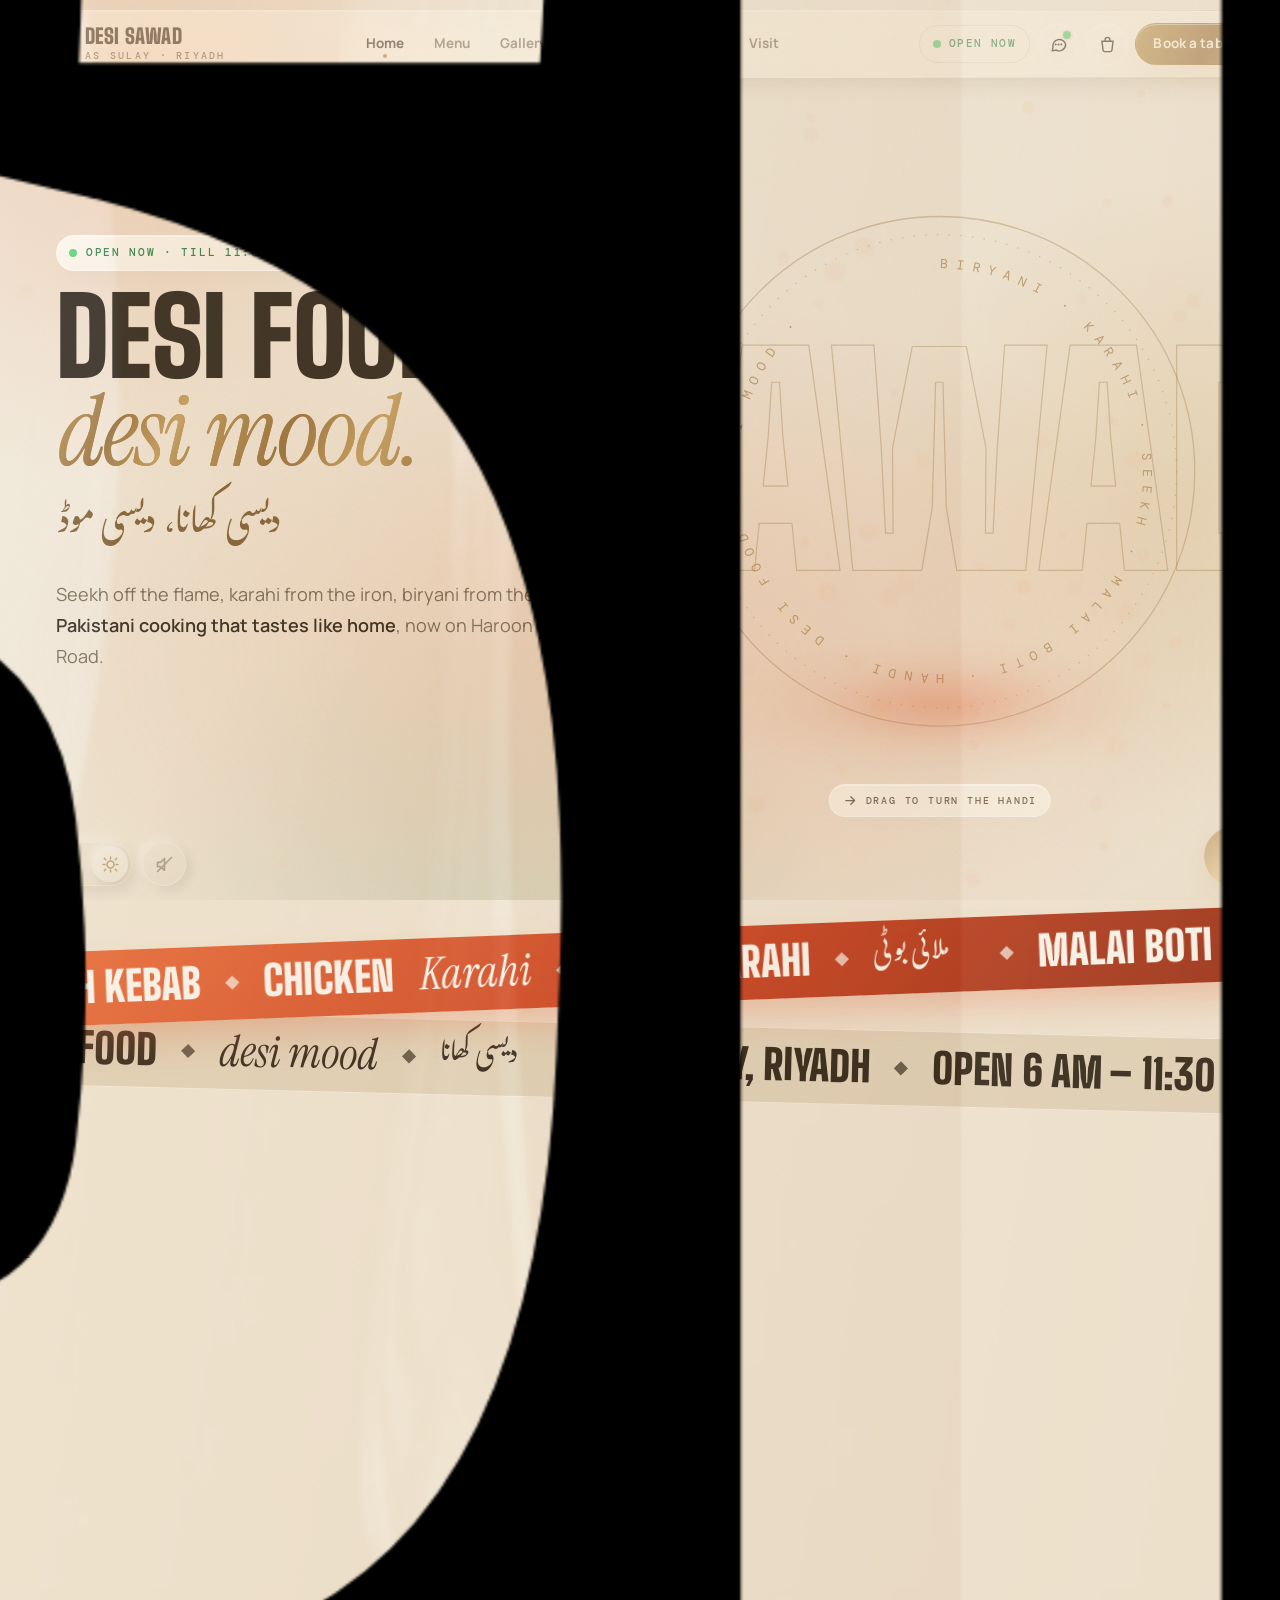
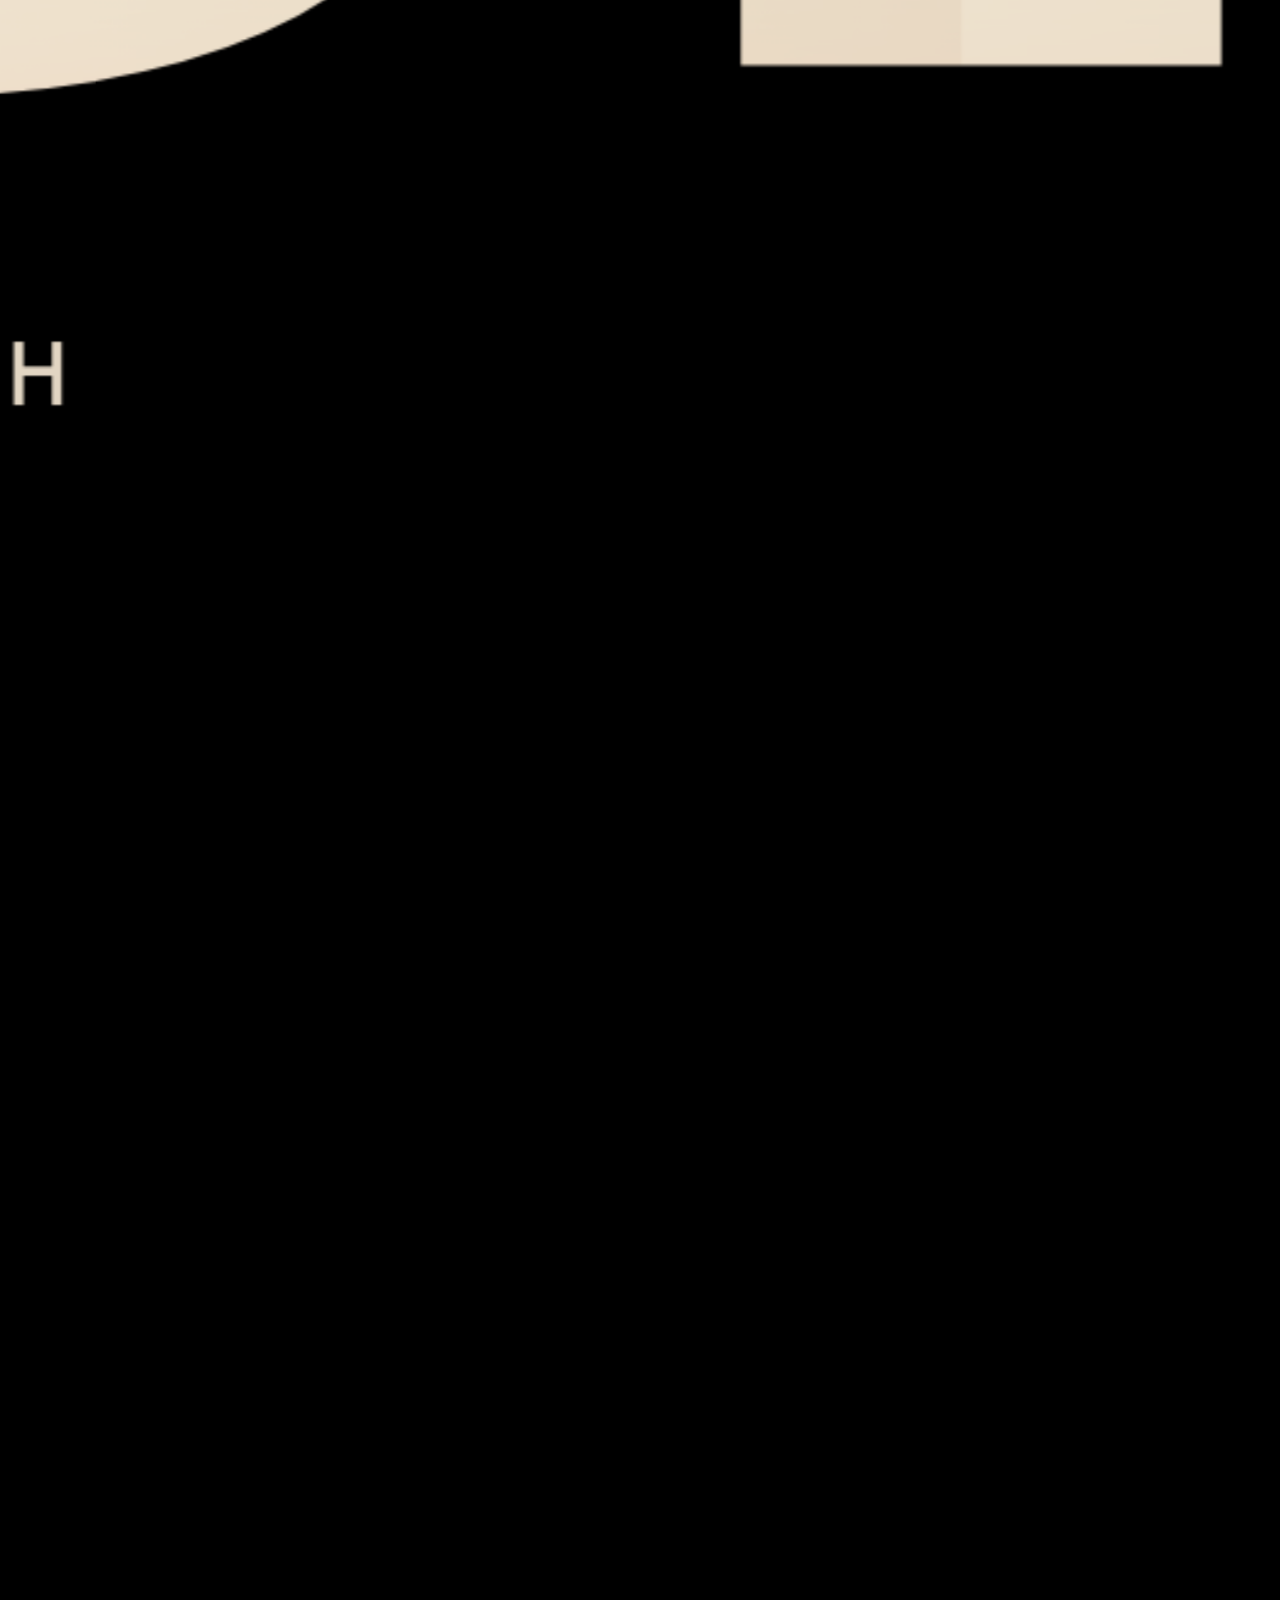
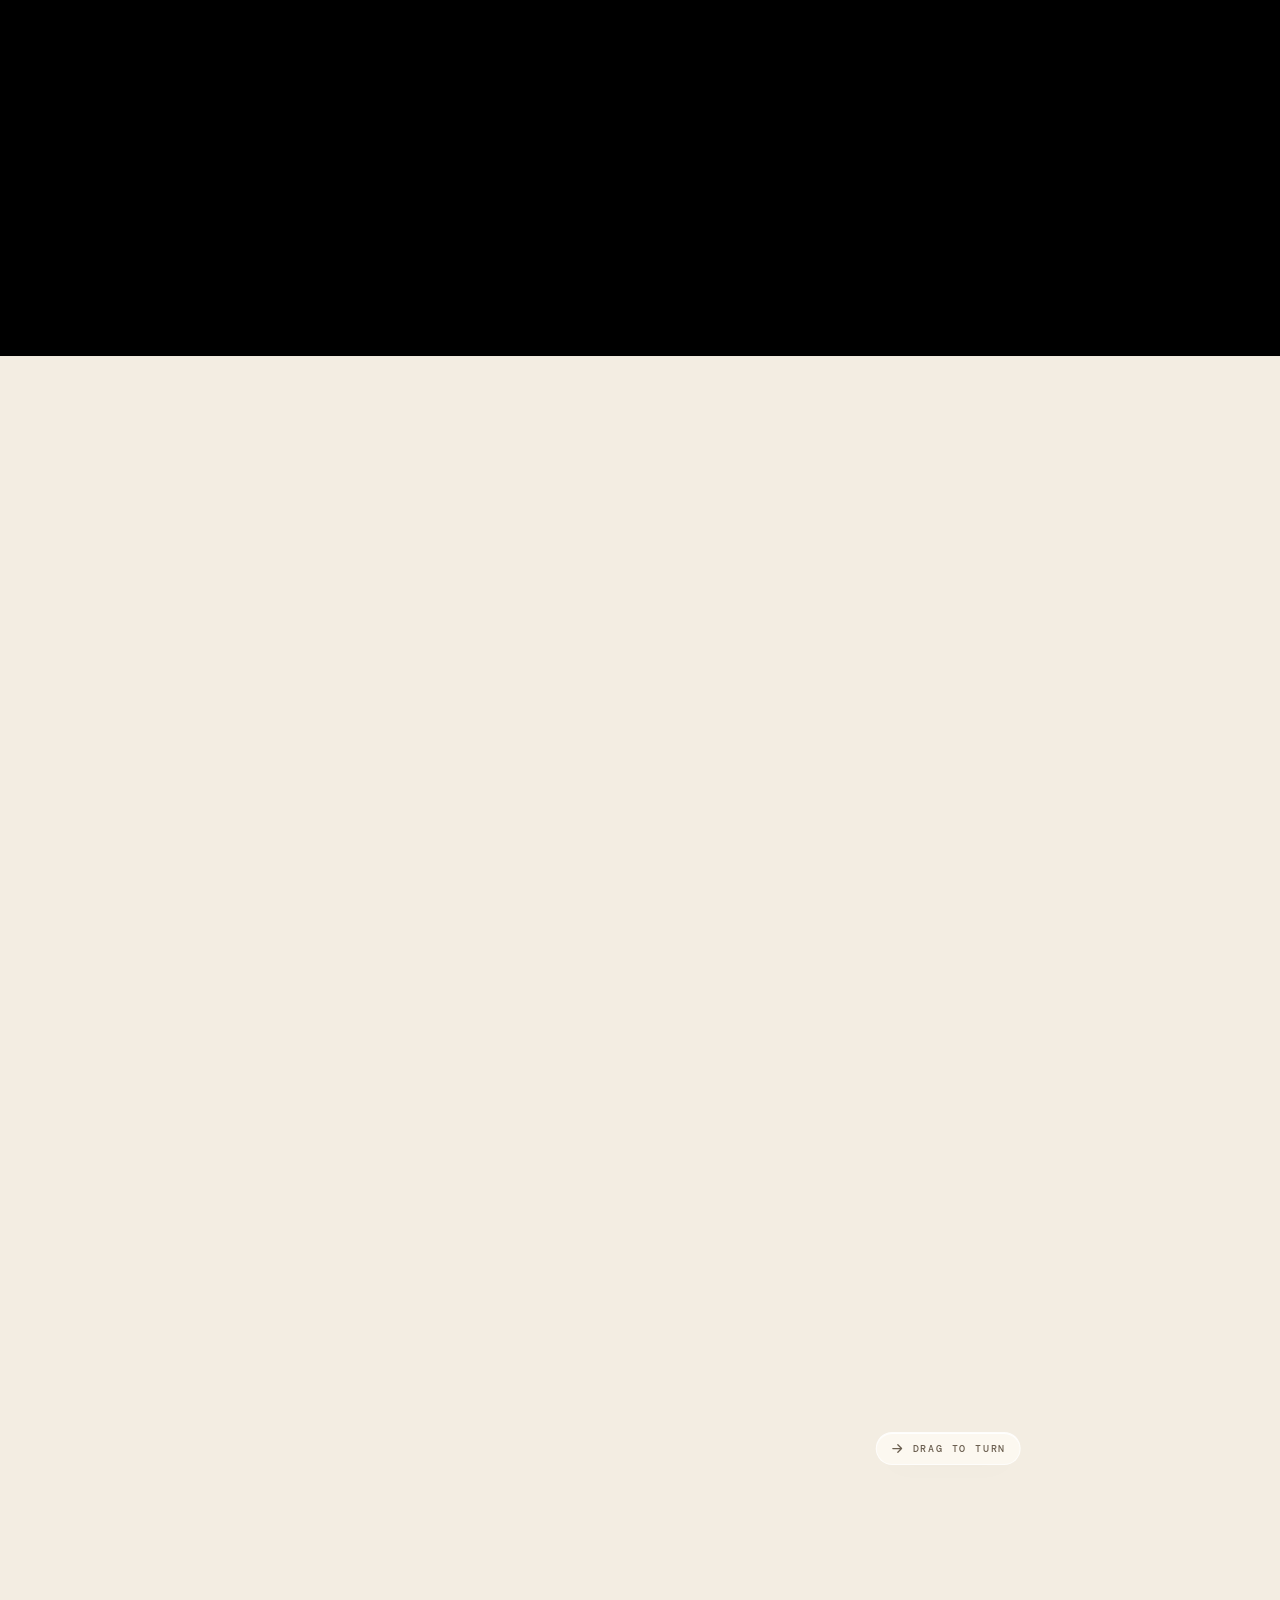
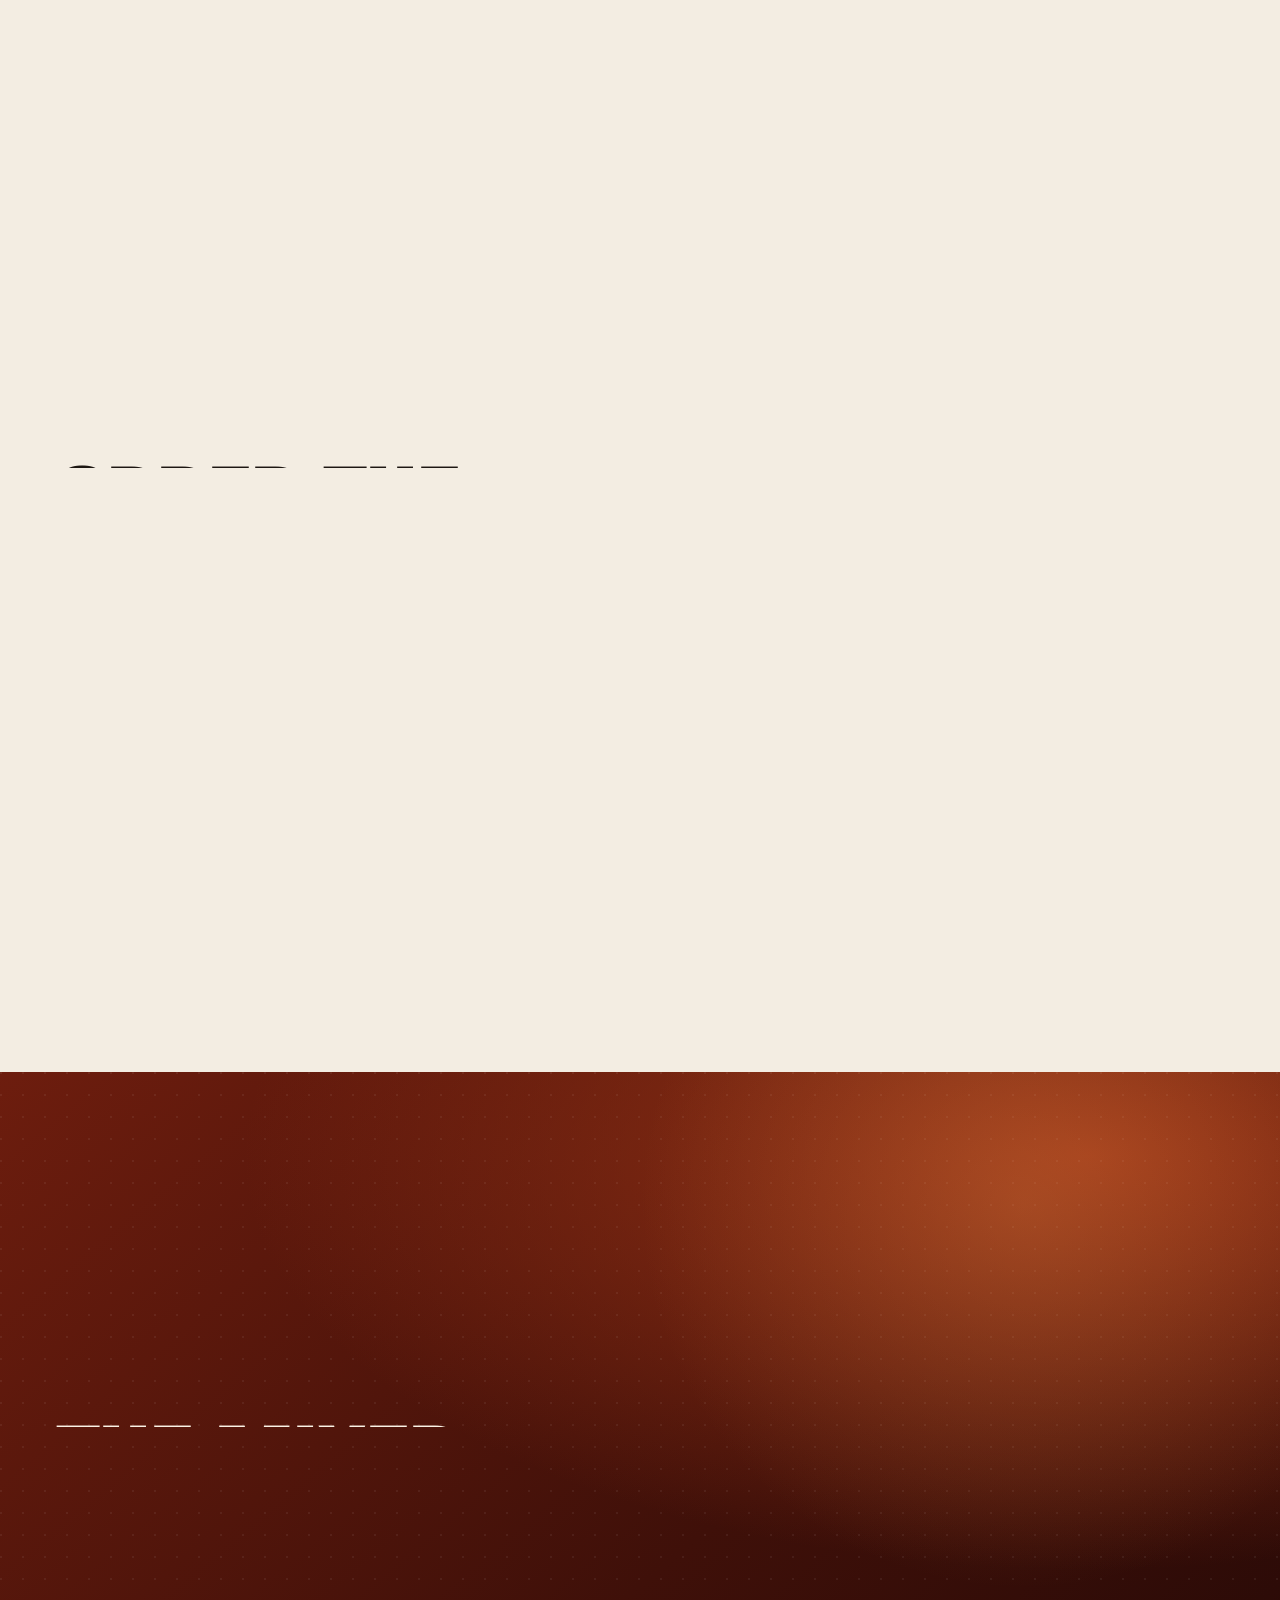
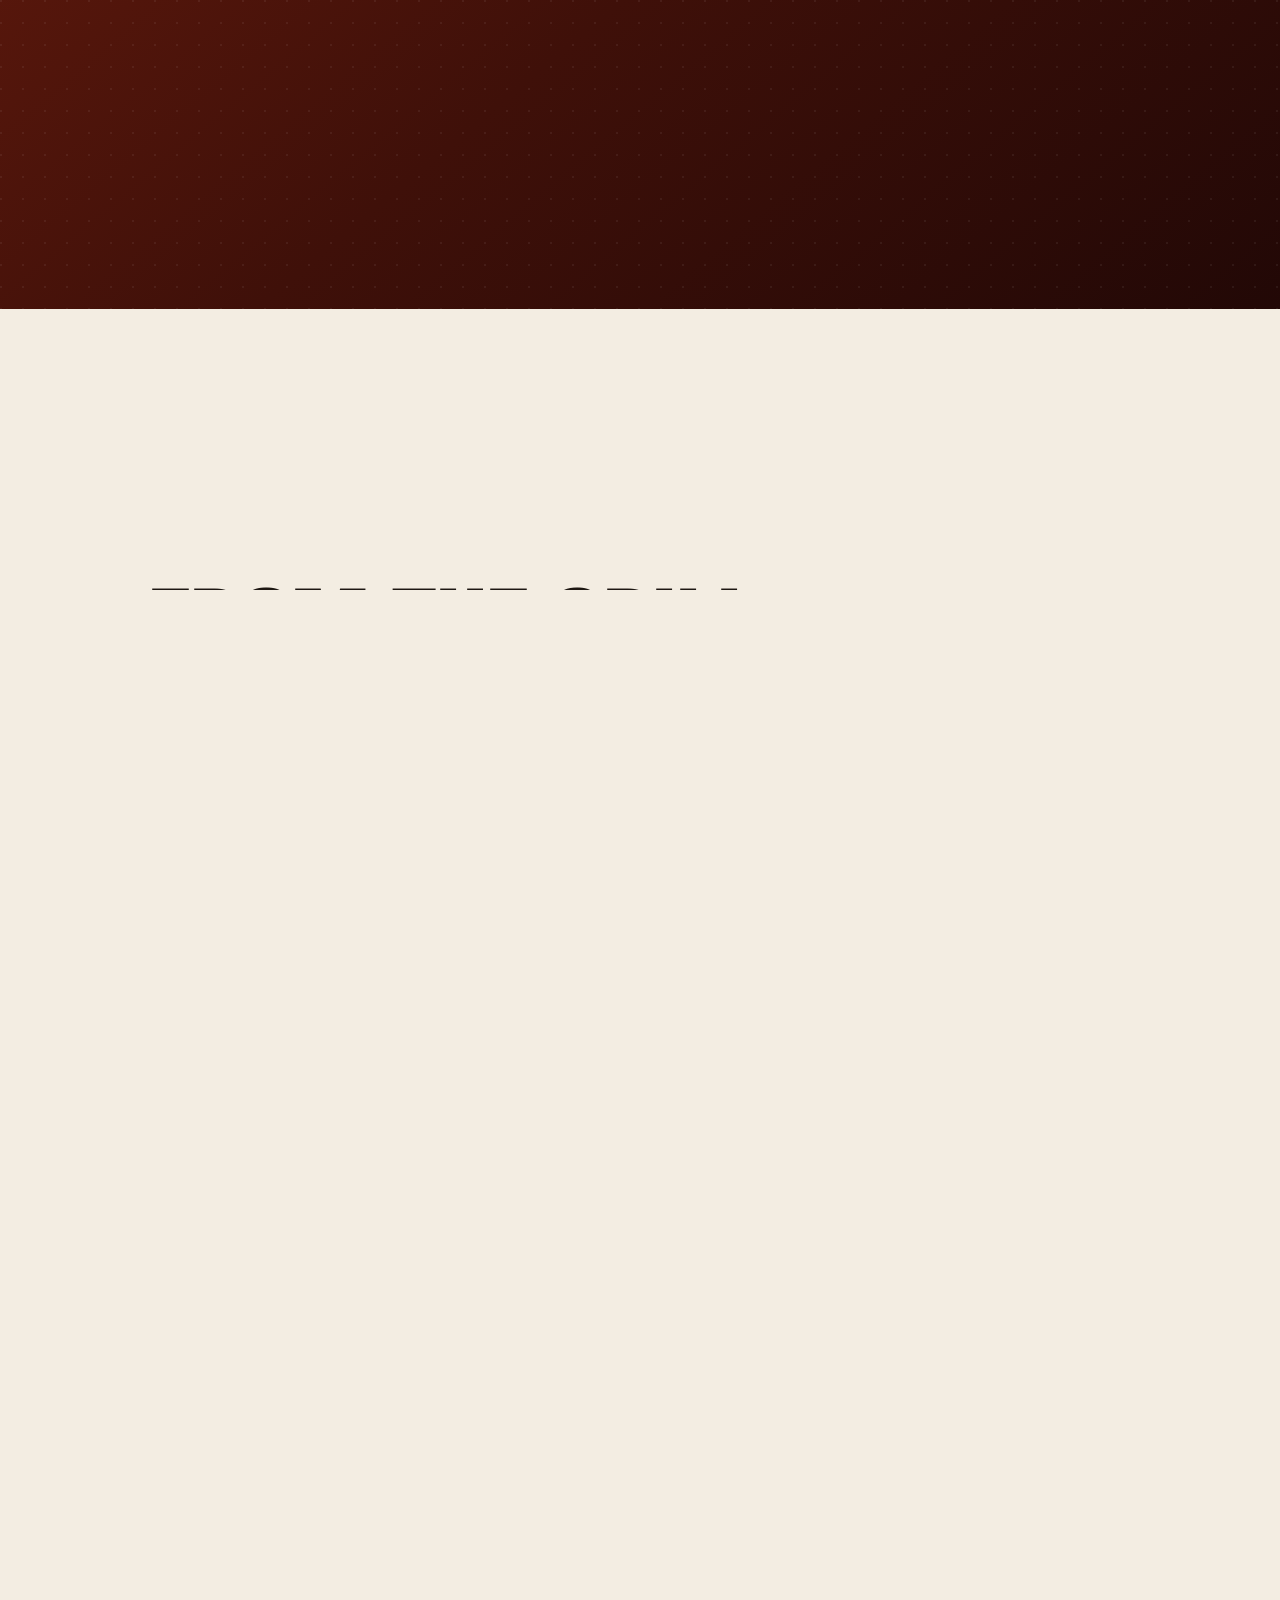
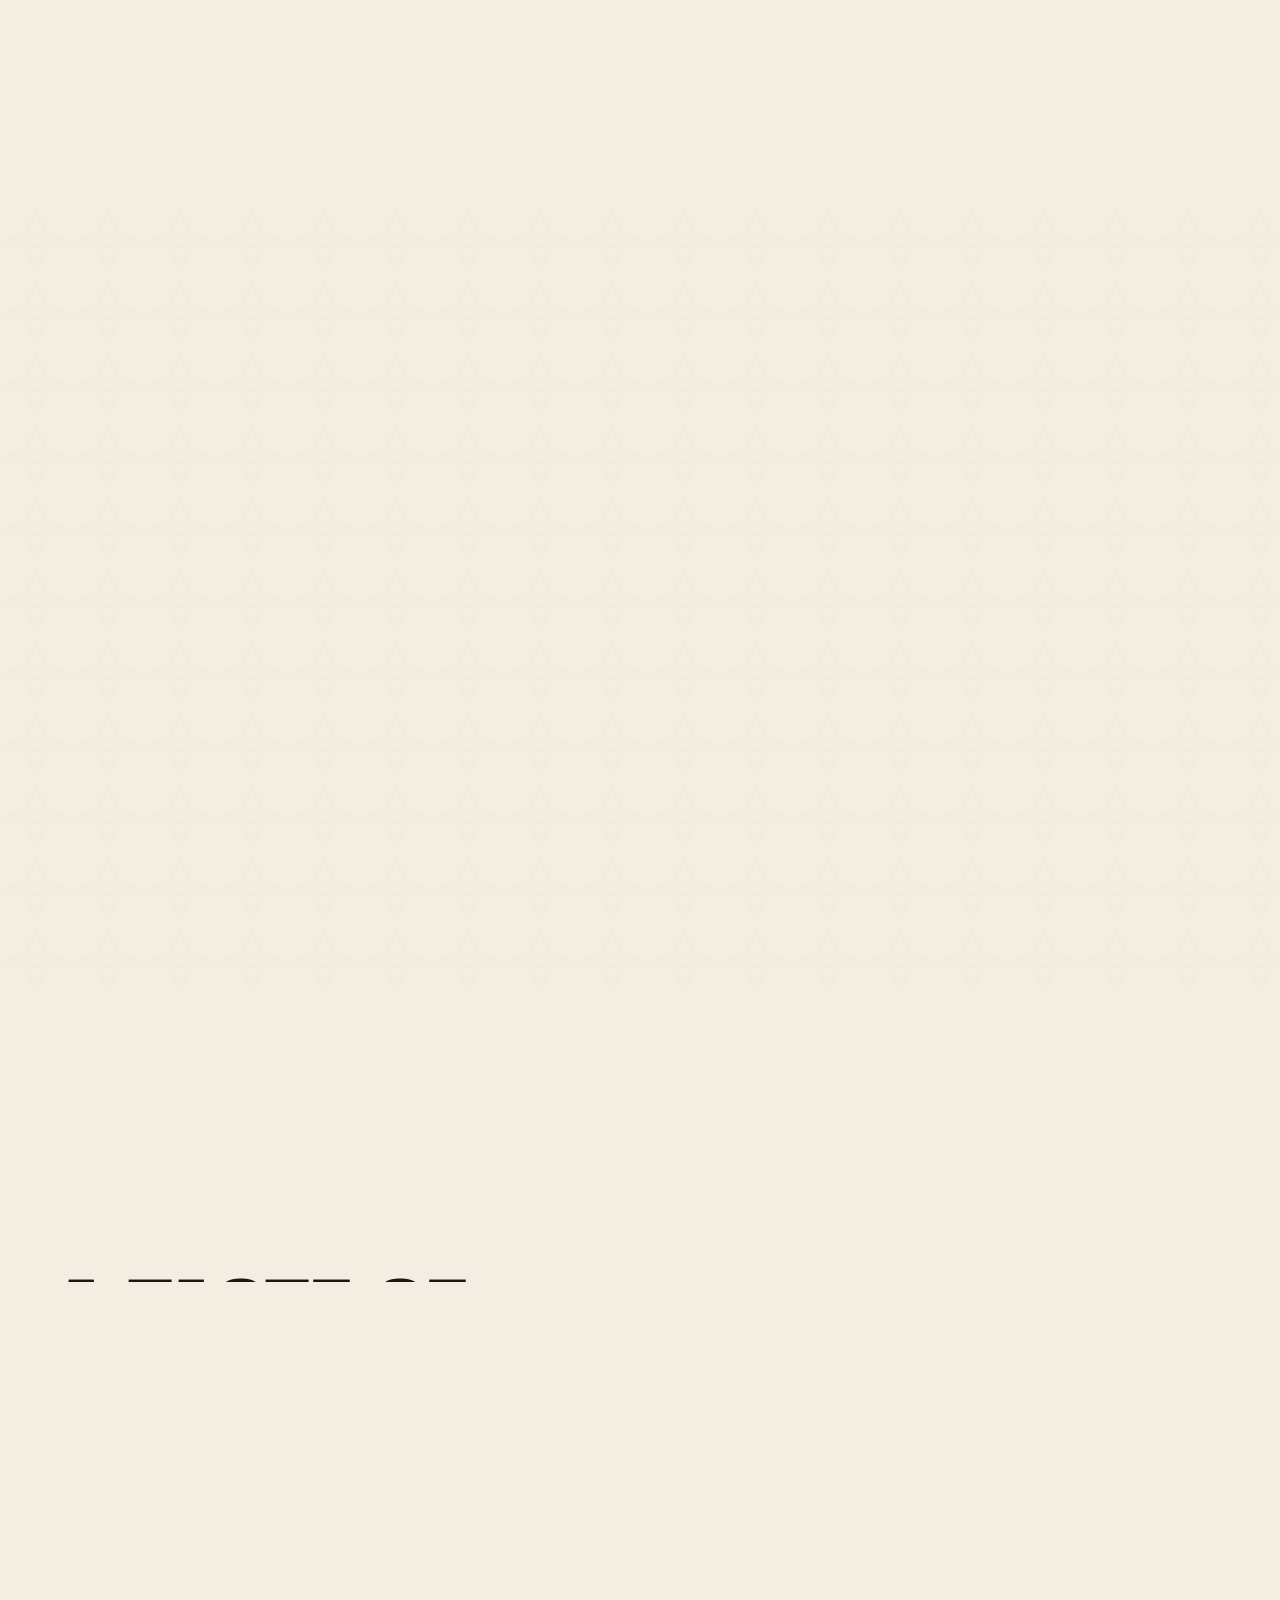
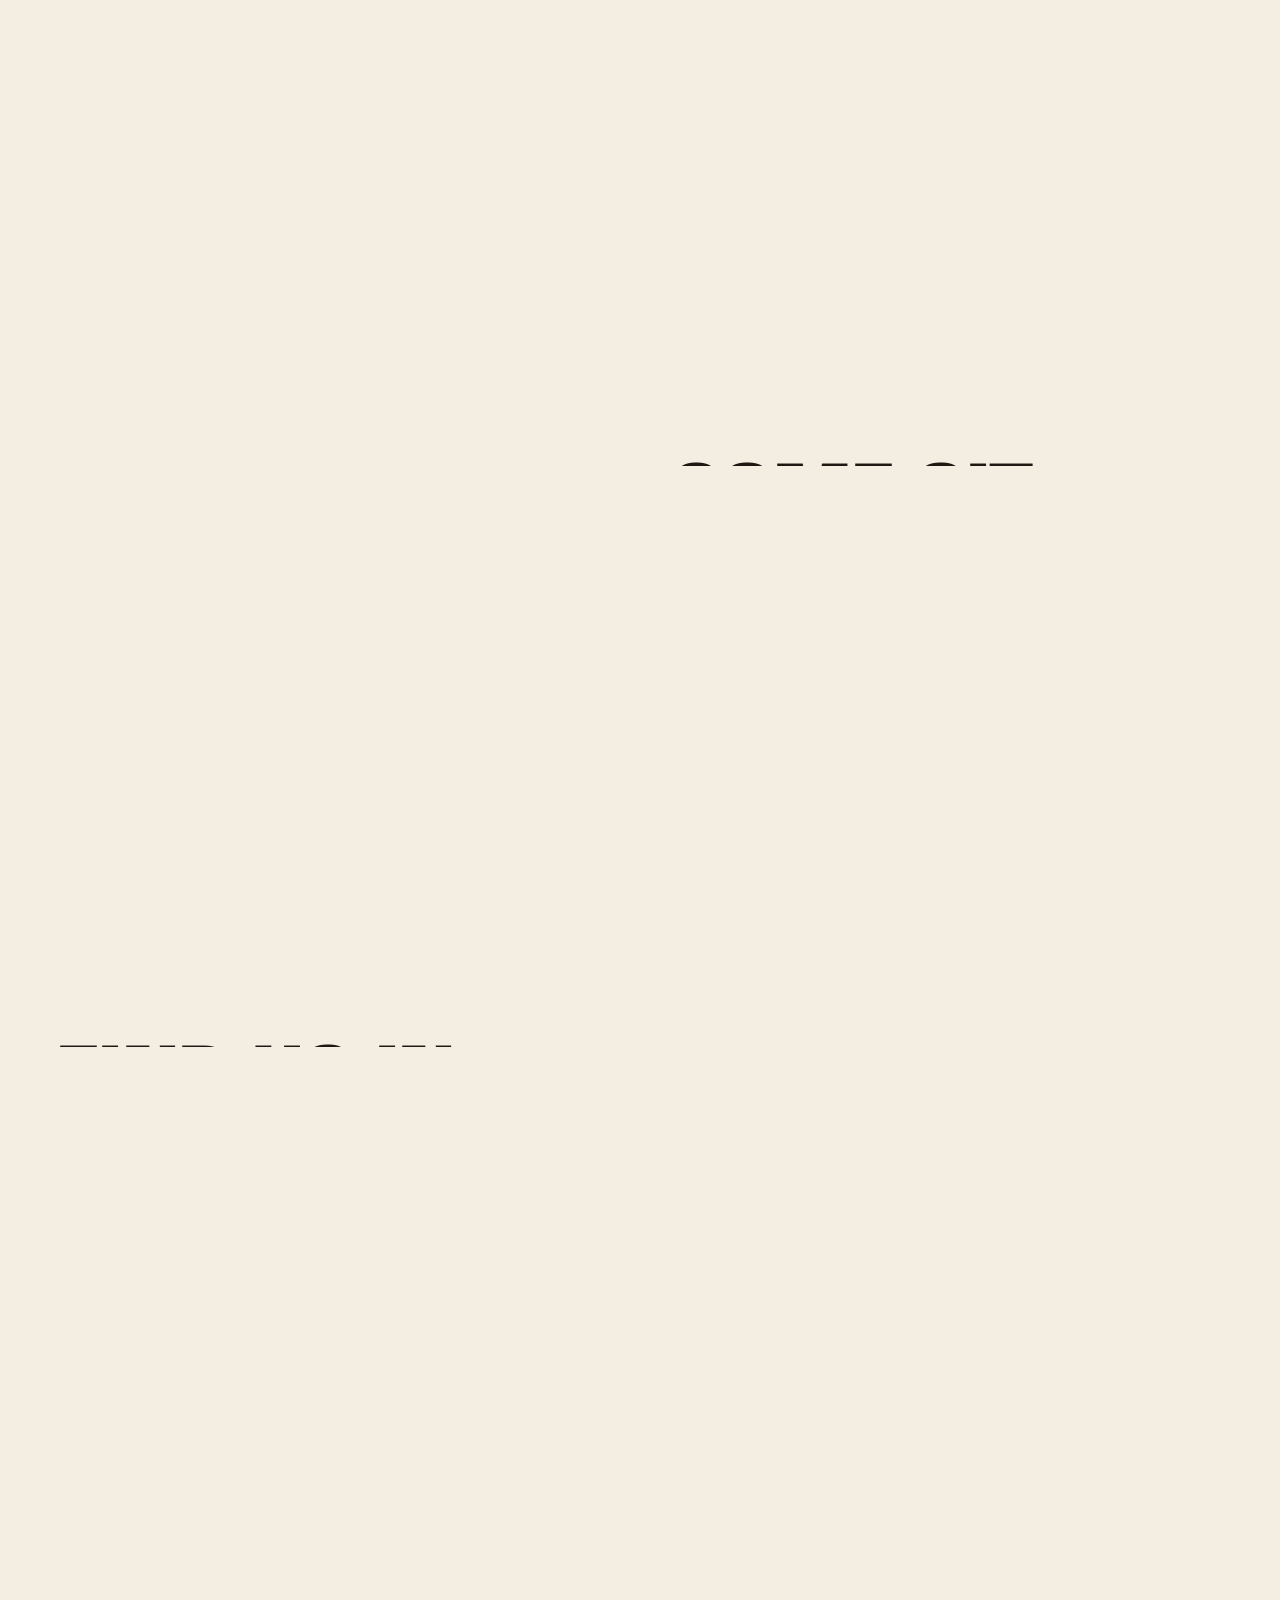
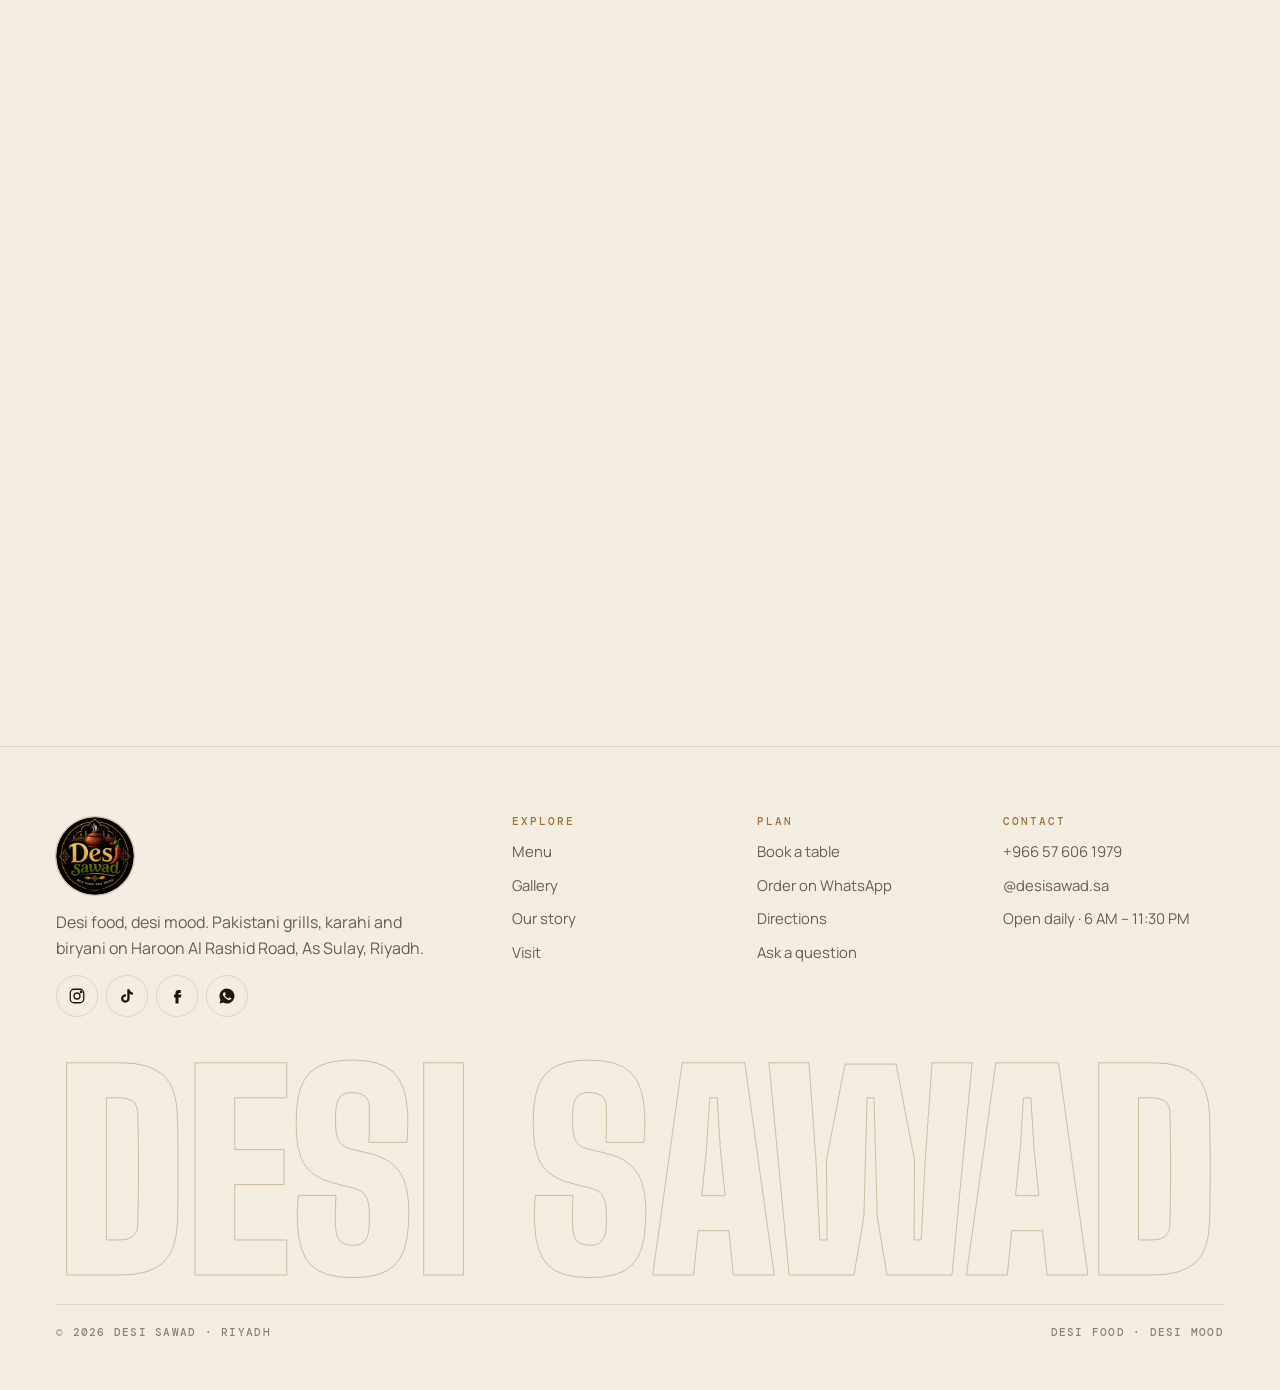
<file: index.html>
<!doctype html>
<html lang="en" data-theme="dark">
<head>
<meta charset="utf-8">
<meta name="viewport" content="width=device-width,initial-scale=1,viewport-fit=cover">
<title>Desi Sawad — Desi Food, Desi Mood | Pakistani Restaurant in As Sulay, Riyadh</title>
<meta name="description" content="Desi Sawad is a Pakistani restaurant on Haroon Al Rashid Rd, As Sulay, Riyadh. Seekh kebab, malai boti, chicken and white karahi, biryani and mint margarita. Open daily 6 AM to 11:30 PM.">
<meta name="theme-color" content="#0b0a08">
<meta property="og:type" content="restaurant"><meta property="og:site_name" content="Desi Sawad">
<meta property="og:title" content="Desi Sawad — Desi Food, Desi Mood | Pakistani Restaurant in As Sulay, Riyadh"><meta property="og:description" content="Desi Sawad is a Pakistani restaurant on Haroon Al Rashid Rd, As Sulay, Riyadh. Seekh kebab, malai boti, chicken and white karahi, biryani and mint margarita. Open daily 6 AM to 11:30 PM.">
<meta property="og:url" content="https://desi-sawad.vercel.app/">
<meta property="og:image" content="https://desi-sawad.vercel.app/og-image.jpg"><meta property="og:image:secure_url" content="https://desi-sawad.vercel.app/og-image.jpg">
<meta property="og:image:type" content="image/jpeg"><meta property="og:image:width" content="1200"><meta property="og:image:height" content="630"><meta property="og:image:alt" content="Desi Sawad — desi food, desi mood. Pakistani restaurant in As Sulay, Riyadh">
<meta name="twitter:card" content="summary_large_image"><meta name="twitter:title" content="Desi Sawad — Desi Food, Desi Mood | Pakistani Restaurant in As Sulay, Riyadh"><meta name="twitter:description" content="Desi Sawad is a Pakistani restaurant on Haroon Al Rashid Rd, As Sulay, Riyadh. Seekh kebab, malai boti, chicken and white karahi, biryani and mint margarita. Open daily 6 AM to 11:30 PM."><meta name="twitter:image" content="https://desi-sawad.vercel.app/og-image.jpg">
<link rel="canonical" href="https://desi-sawad.vercel.app/">
<link rel="icon" type="image/png" href="favicon.png"><link rel="apple-touch-icon" href="apple-touch-icon.png"><link rel="manifest" href="manifest.json">
<link rel="preload" href="display-900-normal.woff2" as="font" type="font/woff2" crossorigin>
<link rel="preload" href="sans-500-normal.woff2" as="font" type="font/woff2" crossorigin>
<link rel="stylesheet" href="styles.css">
<script>(function(){var d=document.documentElement;d.classList.add('js');var t;try{t=localStorage.getItem('ds-theme')}catch(e){}if(!t)t=matchMedia('(prefers-color-scheme: light)').matches?'light':'dark';d.setAttribute('data-theme',t);document.querySelector('meta[name=theme-color]').content=t==='light'?'#f3ede2':'#0b0a08';try{if(!sessionStorage.getItem('ds-seen'))d.classList.add('ld-on');if(sessionStorage.getItem('ds-pt'))d.classList.add('pt-on')}catch(e){}if(matchMedia('(prefers-reduced-motion: reduce)').matches)d.classList.remove('ld-on','pt-on')})();</script>
<script type="application/ld+json">{"@context":"https://schema.org","@type":"Restaurant","name":"Desi Sawad","slogan":"Desi Food, Desi Mood","servesCuisine":["Pakistani","Desi","BBQ"],"telephone":"+966576061979","image":"https://desi-sawad.vercel.app/og-image.jpg","url":"https://desi-sawad.vercel.app/","address":{"@type":"PostalAddress","streetAddress":"Sharah e Sahafa, Haroon Al Rashid Rd","addressLocality":"As Sulay, Riyadh","postalCode":"14263","addressCountry":"SA"},"openingHours":"Mo-Su 06:00-23:30","sameAs":["https://www.instagram.com/desisawad.sa/","https://www.tiktok.com/@desisawad.sa","https://www.facebook.com/desisawad.sa"]}</script>
</head>
<body data-page="home">
<a class="skip" href="#main">Skip to content</a>
<div class="amb" aria-hidden="true"><i></i><i></i><i></i></div><div class="grain" aria-hidden="true"></div>
<i class="sprog" aria-hidden="true"></i>
<div class="pt" aria-hidden="true"><div class="pt-bg"></div><div class="pt-in"><span class="pt-f"></span><div class="pt-w"></div></div><i class="pt-line"></i></div>
<div class="ldx" aria-hidden="true">
  <div class="ldx-fill"><div class="ldx-grp"><div class="ldx-w">DESI<div class="ldx-gold"><img src="biryani.webp" alt=""></div><i class="ldx-crest"></i></div><div class="ldx-s">Desi food · Desi mood · Riyadh</div></div></div>
  <div class="ldx-ink"><div class="ldx-grp"><div class="ldx-w"><span><i>D</i></span><span><i>E</i></span><span><i>S</i></span><span class="ldx-i"><i>I</i></span></div><div class="ldx-s"><span>Desi food · Desi mood · Riyadh</span></div></div></div>
  <div class="ldx-m ldx-tl"><img src="logo.webp" alt=""><span>Desi Sawad</span></div>
  <div class="ldx-m ldx-tr">As Sulay · Riyadh<br>Est. 2026</div>
  <div class="ldx-m ldx-bl"><b id="ldN">000</b><span>Firing the grill</span></div>
  <div class="ldx-m ldx-br">Open daily<br>6 AM – 11:30 PM</div>
</div>
<canvas id="dish3d" aria-hidden="true"></canvas>
<header class="nav glass glass-edge">
  <a class="brand" href="index.html" aria-label="Desi Sawad home"><img src="logo.webp" alt="" width="44" height="44"><span class="brand-t"><b>Desi Sawad</b><small>As Sulay · Riyadh</small></span></a>
  <nav class="nav-links" aria-label="Main"><a href="index.html" aria-current="page">Home</a><a href="menu.html">Menu</a><a href="gallery.html">Gallery</a><a href="about.html">Our story</a><a href="reserve.html">Reserve</a><a href="contact.html">Visit</a></nav>
  <div class="nav-r">
    <span class="open-pill" data-open data-short><i class="dot"></i><span data-open-txt>Hours</span></span>
    <button class="icon-btn chat-ic" type="button" data-chat aria-label="Chat with us"><svg viewBox="0 0 24 24" fill="none" stroke="currentColor" stroke-width="1.8" stroke-linejoin="round"><path d="M21 12a8 8 0 0 1-11.8 7L4 20l1.1-4.5A8 8 0 1 1 21 12Z"/><path d="M8.5 12h.01M12 12h.01M15.5 12h.01" stroke-linecap="round" stroke-width="2.6"/></svg><i class="live-dot"></i></button>
    <button class="icon-btn" type="button" data-cart aria-label="Your order"><svg viewBox="0 0 24 24" fill="none" stroke="currentColor" stroke-width="1.8" stroke-linecap="round"><path d="M5 8h14l-1.4 11.2a2 2 0 0 1-2 1.8H8.4a2 2 0 0 1-2-1.8L5 8Z"/><path d="M9 8V6a3 3 0 0 1 6 0v2"/></svg><span class="cart-count" data-count>0</span></button>
    <a class="btn btn-gold btn-sm" href="reserve.html">Book a table</a>
    <button class="icon-btn burger" type="button" aria-label="Open menu" aria-expanded="false" aria-controls="msheet"><span></span><span></span></button>
  </div>
</header>
<div class="msheet" id="msheet" aria-hidden="true">
  <nav aria-label="Mobile"><a href="index.html" aria-current="page"><small>01</small>Home<span class="u">گھر</span></a><a href="menu.html"><small>02</small>Menu<span class="u">مینو</span></a><a href="gallery.html"><small>03</small>Gallery<span class="u">تصاویر</span></a><a href="about.html"><small>04</small>Our story<span class="u">کہانی</span></a><a href="reserve.html"><small>05</small>Reserve<span class="u">بکنگ</span></a><a href="contact.html"><small>06</small>Visit<span class="u">پتہ</span></a></nav>
  <div class="ms-foot">
    <div class="ms-row"><a class="btn btn-gold" href="menu.html"><svg viewBox="0 0 24 24" fill="none" stroke="currentColor" stroke-width="1.8" stroke-linecap="round"><path d="M5 8h14l-1.4 11.2a2 2 0 0 1-2 1.8H8.4a2 2 0 0 1-2-1.8L5 8Z"/><path d="M9 8V6a3 3 0 0 1 6 0v2"/></svg>Order now</a><a class="btn" href="tel:+966576061979"><svg viewBox="0 0 24 24" fill="none" stroke="currentColor" stroke-width="1.8"><path d="M5 4h4l2 5-2.5 1.5a11 11 0 0 0 5 5L15 13l5 2v4a2 2 0 0 1-2 2A16 16 0 0 1 3 6a2 2 0 0 1 2-2"/></svg>Call</a></div>
    <div class="ms-meta"><span class="live glass" data-open><i class="dot"></i><span data-open-txt>Hours</span></span><div class="socials"><a href="https://www.instagram.com/desisawad.sa/" target="_blank" rel="noopener" aria-label="Instagram"><svg viewBox="0 0 24 24" fill="none" stroke="currentColor" stroke-width="1.7"><rect x="3" y="3" width="18" height="18" rx="5"/><circle cx="12" cy="12" r="4"/><circle cx="17.5" cy="6.5" r="1" fill="currentColor"/></svg></a><a href="https://www.tiktok.com/@desisawad.sa" target="_blank" rel="noopener" aria-label="TikTok"><svg viewBox="0 0 24 24" fill="currentColor"><path d="M16.6 5.8A4.3 4.3 0 0 1 15.5 3h-3.1v12.4a2.6 2.6 0 1 1-1.8-2.5V9.7a5.7 5.7 0 1 0 4.9 5.7V9.1a7.3 7.3 0 0 0 4.3 1.4V7.4a4.3 4.3 0 0 1-3.2-1.6Z"/></svg></a><a href="https://www.facebook.com/desisawad.sa" target="_blank" rel="noopener" aria-label="Facebook"><svg viewBox="0 0 24 24" fill="currentColor"><path d="M14 8h3V4h-3a4 4 0 0 0-4 4v2H8v4h2v8h4v-8h3l1-4h-4V8.5c0-.3.2-.5.5-.5Z"/></svg></a><a href="https://wa.me/966576061979" target="_blank" rel="noopener" aria-label="WhatsApp"><svg viewBox="0 0 24 24" fill="currentColor"><path d="M12 2a10 10 0 0 0-8.6 15.1L2 22l5-1.3A10 10 0 1 0 12 2Zm5.5 14.1c-.2.6-1.3 1.2-1.8 1.2-.5.1-1 .1-3.3-.8-2.8-1.1-4.5-3.9-4.7-4.1-.1-.2-1.1-1.5-1.1-2.9s.7-2 1-2.3c.2-.3.5-.3.7-.3h.5c.2 0 .4 0 .6.5l.8 2c.1.2.1.4 0 .5l-.4.6-.4.4c-.1.2-.3.3-.1.6.2.3.8 1.3 1.7 2.1 1.2 1 2.1 1.3 2.4 1.5.3.1.5.1.6-.1l.9-1c.2-.3.4-.2.6-.1l1.9.9c.3.1.5.2.5.3.1.2.1.8-.2 1.4Z"/></svg></a></div></div>
  </div>
</div>
<div class="ctrl">
  <button class="tpill" type="button" data-theme-toggle role="switch" aria-checked="true" aria-label="Dark mode">
    <span class="tpill-lab tpill-lab--l">Light<br>mode</span>
    <span class="tpill-lab tpill-lab--d">Dark<br>mode</span>
    <span class="tpill-k" aria-hidden="true">
      <svg class="tpill-sun" viewBox="0 0 24 24" fill="none" stroke="currentColor" stroke-width="1.9" stroke-linecap="round"><circle cx="12" cy="12" r="4.4"/><path d="M12 2.6v2.4M12 19v2.4M4.2 4.2l1.7 1.7M18.1 18.1l1.7 1.7M2.6 12H5M19 12h2.4M4.2 19.8l1.7-1.7M18.1 5.9l1.7-1.7"/></svg>
      <svg class="tpill-moon" viewBox="0 0 24 24" fill="none" stroke="currentColor" stroke-width="1.9" stroke-linecap="round" stroke-linejoin="round"><path d="M20.5 14.2A8.6 8.6 0 1 1 10.4 3.6a6.8 6.8 0 0 0 10.1 10.6z"/><path d="M16.6 4.4l.5 1.3 1.3.5-1.3.5-.5 1.3-.5-1.3-1.3-.5 1.3-.5z"/></svg>
    </span>
  </button>
  <button class="sbtn" type="button" data-sound-toggle aria-pressed="false" aria-label="Sound off">
    <svg viewBox="0 0 24 24" fill="none" stroke="currentColor" stroke-width="1.9" stroke-linecap="round" stroke-linejoin="round"><path d="M4 9.5h3.2L12 5.4v13.2L7.2 14.5H4z"/><path class="wv wv1" d="M15.4 9.6a3.4 3.4 0 0 1 0 4.8"/><path class="wv wv2" d="M17.9 7.1a6.9 6.9 0 0 1 0 9.8"/><path class="slash" d="M4 20 20 4"/></svg>
  </button>
</div>
<button class="ai-fab" type="button" data-chat aria-label="Chat with Desi Sawad">
  <svg viewBox="0 0 24 24" fill="none" stroke="currentColor" stroke-width="2" stroke-linecap="round" stroke-linejoin="round"><path d="M21 11.5a8.4 8.4 0 0 1-9 8.4 8.5 8.5 0 0 1-3.8-.9L3 21l1.9-5.1A8.4 8.4 0 0 1 12 3a8.4 8.4 0 0 1 9 8.5z"/><path d="M8.6 11.6h.01M12 11.6h.01M15.4 11.6h.01" stroke-width="2.8"/></svg>
  <span class="ai-dot"></span><span class="ai-tip">Ask us anything</span>
</button>
<main id="main">
<section class="hero" id="top" data-dish="handi" data-x=".25" data-y="-.04" data-s="1.32" data-ms=".8">
  <canvas id="embers" aria-hidden="true"></canvas>
  <div class="wrap hero-g">
    <div class="hero-copy">
      <span class="live glass" data-open data-rv data-hero><i class="dot"></i><span data-open-txt>Open daily · 6 AM – 11:30 PM</span></span>
      <h1 class="h-xl" data-split data-hero>Desi food. <em class="l2">desi mood.</em></h1>
      <p class="urdu" data-rv data-hero style="--d:.3s">دیسی کھانا، دیسی موڈ</p>
      <p class="lede" data-rv data-hero style="--d:.4s">Seekh off the flame, karahi from the iron, biryani from the handi. <b>Pakistani cooking that tastes like home</b>, now on Haroon Al Rashid Road.</p>
      <div class="hero-ctas" data-rv data-hero style="--d:.5s"><a class="btn btn-gold" href="menu.html"><svg viewBox="0 0 24 24" fill="none" stroke="currentColor" stroke-width="1.8" stroke-linecap="round"><path d="M5 8h14l-1.4 11.2a2 2 0 0 1-2 1.8H8.4a2 2 0 0 1-2-1.8L5 8Z"/><path d="M9 8V6a3 3 0 0 1 6 0v2"/></svg>Order now</a><a class="btn" href="reserve.html"><svg viewBox="0 0 24 24" fill="none" stroke="currentColor" stroke-width="1.8" stroke-linecap="round"><rect x="3" y="5" width="18" height="16" rx="3"/><path d="M3 10h18M8 3v4M16 3v4"/></svg>Book a table</a></div>
    </div>
    <div class="hero-right">
      <div class="hero-stage zone" data-spin>
        <span class="hero-word" aria-hidden="true">Sawad</span>
        <div class="ring" aria-hidden="true"><svg viewBox="0 0 400 400" fill="none"><circle cx="200" cy="200" r="196" stroke="var(--line-2)"/><circle cx="200" cy="200" r="182" stroke="var(--line-2)" stroke-dasharray="1 8"/><path id="arc" d="M200 44a156 156 0 1 1 0 312a156 156 0 1 1 0-312" stroke="none"/><text font-family="Mono,monospace" font-size="10" letter-spacing="6" fill="var(--gold)" fill-opacity=".7"><textPath href="#arc">BIRYANI · KARAHI · SEEKH · MALAI BOTI · HANDI · DESI FOOD · DESI MOOD · </textPath></text></svg></div>
        <i class="plate" aria-hidden="true"></i>
        <span class="hint glass"><svg viewBox="0 0 24 24" fill="none" stroke="currentColor" stroke-width="2" stroke-linecap="round" stroke-linejoin="round"><path d="M5 12h14M13 6l6 6-6 6"/></svg><span class="hint-txt">Drag to turn the handi</span></span>
      </div>
      <div class="hero-cards">
        <a class="hcard glass glass-edge" href="menu.html" data-rv data-hero style="--d:.6s"><img src="seekh-kebab.webp" alt=""><span><b>Seekh Kebab</b><span>Off the flame, on cast iron</span></span></a>
        <div class="hcard glass glass-edge" data-rv data-hero style="--d:.7s"><span class="ic"><svg viewBox="0 0 24 24" fill="none" stroke="currentColor" stroke-width="1.8"><circle cx="12" cy="12" r="9"/><path d="M12 7v5l3 2"/></svg></span><span><b>6 AM – 11:30 PM</b><span>Open every single day</span></span></div>
        <a class="hcard glass glass-edge" href="contact.html" data-rv data-hero style="--d:.8s"><span class="ic"><svg viewBox="0 0 24 24" fill="none" stroke="currentColor" stroke-width="1.8"><path d="M12 22s7-6.2 7-12a7 7 0 0 0-14 0c0 5.8 7 12 7 12Z"/><circle cx="12" cy="10" r="2.6"/></svg></span><span><b>As Sulay</b><span>Haroon Al Rashid Rd, Riyadh</span></span></a>
      </div>
    </div>
  </div>
</section>

<div class="band" aria-hidden="true"><div class="band-in"><span>Seekh Kebab<i></i>Chicken <em>Karahi</em><i></i>White Karahi<i></i><span class="u">ملائی بوٹی</span><i></i>Malai Boti<i></i>Chicken <em>Biryani</em><i></i>Mint Margarita<i></i></span><span>Seekh Kebab<i></i>Chicken <em>Karahi</em><i></i>White Karahi<i></i><span class="u">ملائی بوٹی</span><i></i>Malai Boti<i></i>Chicken <em>Biryani</em><i></i>Mint Margarita<i></i></span></div></div>
<div class="band alt" aria-hidden="true"><div class="band-in"><span>Desi food<i></i><em>desi mood</em><i></i><span class="u">دیسی کھانا</span><i></i>As Sulay, Riyadh<i></i>Open 6 AM – 11:30 PM<i></i></span><span>Desi food<i></i><em>desi mood</em><i></i><span class="u">دیسی کھانا</span><i></i>As Sulay, Riyadh<i></i>Open 6 AM – 11:30 PM<i></i></span></div></div>

<section class="chapter" id="dishes" data-dish="handi" data-x=".24" data-y="-.03" data-s="1.22" data-ms=".72">
  <div class="wrap ch-g">
    <div class="ch-stage zone" data-spin><span class="hint glass"><svg viewBox="0 0 24 24" fill="none" stroke="currentColor" stroke-width="2" stroke-linecap="round" stroke-linejoin="round"><path d="M5 12h14M13 6l6 6-6 6"/></svg><span class="hint-txt">Drag to turn</span></span></div>
    <div class="ch-copy"><div class="ch-card glass glass-edge" data-rv>
      <div class="ch-num"><b>01</b><span>The handi</span></div>
      <h2 class="h-lg" data-split>Every grain, <em>a craving.</em></h2>
      <p class="urdu">ہر دانے میں ذائقہ</p>
      <p class="lede">Long-grain rice layered with spiced chicken, sealed in the clay handi and steamed until every grain carries the masala. <b>Lift the lid and it all comes up at once.</b></p>
      <div class="tags"><span class="tag">Chicken biryani</span><span class="tag">Chicken pulao</span><span class="tag">Raita on the side</span></div>
      <div class="ch-photos"><figure style="margin:0"><div class="ph arch" style="aspect-ratio:3/3.6"><img src="biryani.webp" alt="Chicken biryani" loading="lazy"></div><span class="cap">Chicken biryani</span></figure><figure style="margin:0"><div class="ph" style="aspect-ratio:1"><img src="pulao-bhindi.webp" alt="Pulao, bhindi and salad" loading="lazy"></div><span class="cap">Pulao · bhindi</span></figure></div>
      <div class="cta-row" style="margin-top:20px"><button class="btn btn-gold btn-sm" type="button" data-inc="biryani"><svg viewBox="0 0 24 24" fill="none" stroke="currentColor" stroke-width="1.8" stroke-linecap="round"><path d="M5 8h14l-1.4 11.2a2 2 0 0 1-2 1.8H8.4a2 2 0 0 1-2-1.8L5 8Z"/><path d="M9 8V6a3 3 0 0 1 6 0v2"/></svg>Add biryani</button></div>
    </div></div>
  </div>
</section>

<section class="chapter chapter--right" id="ch-karahi" data-dish="karahi" data-x="-.24" data-y="-.05" data-s="1.2" data-ms=".8">
  <div class="wrap ch-g">
    <div class="ch-stage zone" data-spin><span class="hint glass"><svg viewBox="0 0 24 24" fill="none" stroke="currentColor" stroke-width="2" stroke-linecap="round" stroke-linejoin="round"><path d="M5 12h14M13 6l6 6-6 6"/></svg><span class="hint-txt">Drag to turn</span></span></div>
    <div class="ch-copy"><div class="ch-card glass glass-edge" data-rv>
      <div class="ch-num"><b>02</b><span>The karahi</span></div>
      <h2 class="h-lg" data-split>Your next <em>craving.</em></h2>
      <p class="urdu" data-flav-urdu="karahi">دل چاہے پھر سے</p>
      <p class="lede" data-flav-copy="karahi">Cooked in the black iron karahi and brought to the table in it. Tomato, ginger and green chilli, reduced until the oil rises to the top.</p>
      <div class="seg-ctl glass" role="group" aria-label="Pick a karahi">
        <button class="flav" type="button" data-dish="karahi" data-flav="chicken" aria-pressed="true" style="--sw:radial-gradient(circle at 35% 30%,#f2a14a,#b9520f 60%,#5a1705)"><i></i>Chicken</button>
        <button class="flav" type="button" data-dish="karahi" data-flav="white" aria-pressed="false" style="--sw:radial-gradient(circle at 35% 30%,#fff7e6,#e4d3ae 60%,#a8916a)"><i></i>White</button>
      </div>
      <div class="ch-photos"><figure style="margin:0"><div class="ph arch" style="aspect-ratio:3/3.6"><img data-flav-a src="chicken-karahi.webp" alt="Karahi" loading="lazy"></div><span class="cap" data-cap-a>Chicken karahi</span></figure><figure style="margin:0"><div class="ph" style="aspect-ratio:1"><img data-flav-b src="white-karahi.webp" alt="Karahi" loading="lazy"></div><span class="cap" data-cap-b>White karahi</span></figure></div>
    </div></div>
  </div>
</section>

<section class="chapter" id="ch-glass" data-dish="glass" data-x=".24" data-y="-.04" data-s="1.12" data-ms=".66">
  <div class="wrap ch-g">
    <div class="ch-stage zone" data-spin><span class="hint glass"><svg viewBox="0 0 24 24" fill="none" stroke="currentColor" stroke-width="2" stroke-linecap="round" stroke-linejoin="round"><path d="M5 12h14M13 6l6 6-6 6"/></svg><span class="hint-txt">Drag to turn</span></span></div>
    <div class="ch-copy"><div class="ch-card glass glass-edge" data-rv>
      <div class="ch-num"><b>03</b><span>The glass</span></div>
      <h2 class="h-lg" data-split>Ice cold, <em>for the fire.</em></h2>
      <p class="urdu">ٹھنڈا ٹھنڈا، گرما گرم کے ساتھ</p>
      <p class="lede" data-flav-copy="glass">Crushed ice, fresh mint and lime, blended green. The one you order before the grill arrives, and again after it does.</p>
      <div class="seg-ctl glass" role="group" aria-label="Pick a drink">
        <button class="flav" type="button" data-dish="glass" data-flav="mint" aria-pressed="true" style="--sw:radial-gradient(circle at 35% 30%,#d4f28a,#7cba34 60%,#3f6e14)"><i></i>Mint</button>
        <button class="flav" type="button" data-dish="glass" data-flav="melon" aria-pressed="false" style="--sw:radial-gradient(circle at 35% 30%,#ffb3b0,#e9465a 60%,#9c1c26)"><i></i>Watermelon</button>
      </div>
      <div class="ch-photos" style="grid-template-columns:1fr"><figure style="margin:0"><div class="ph" style="aspect-ratio:16/10"><img src="opening-spread.webp" alt="Mint margarita, watermelon slush, karahi and a mixed grill platter" loading="lazy"></div><span class="cap">The opening-night spread</span></figure></div>
    </div></div>
  </div>
</section>

<section class="sec" id="signature" data-dish="glass" data-x=".3" data-y=".2" data-s="0" data-ms="0">
  <div class="wrap">
    <div class="sec-head"><span class="eyebrow" data-rv>Signature plates</span>
      <div class="row"><h2 class="h-lg" data-split>Order the <em>favourites.</em></h2><a class="link-arrow" href="menu.html" data-rv>Full menu <svg viewBox="0 0 24 24" fill="none" stroke="currentColor" stroke-width="2" stroke-linecap="round" stroke-linejoin="round"><path d="M5 12h14M13 6l6 6-6 6"/></svg></a></div></div>
    <div class="dgrid four" id="sigGrid"></div>
  </div>
</section>

<section class="promo">
  <div class="wrap">
    <div>
      <span class="eyebrow" data-rv>Made for the table</span>
      <h2 class="h-lg" data-split>The mixed <em>grill platter.</em></h2>
      <p data-rv>Seekh, malai boti and tikka boti piled over rice, with chutneys and salad on the side. One platter, and the whole table goes quiet.</p>
      <ul data-rv><li>Seekh kebab off the open flame</li><li>Malai boti and tikka boti</li><li>Rice, chutneys and salad</li></ul>
    </div>
    <div class="pcard" data-rv="scale">
      <div class="pc-img"><img src="platter.webp" alt="Mixed grill platter" loading="lazy"><span class="pc-badge">For the whole table</span></div>
      <h3>On the platter</h3>
      <div class="slot"><span>Grill</span><b>Seekh · malai · tikka</b></div>
      <div class="slot"><span>Base</span><b>Rice</b></div>
      <div class="slot"><span>Sides</span><b>Chutneys · salad</b></div>
      <div class="slot"><span>Pair it with</span><b>Mint margarita</b></div>
      <button class="btn btn-gold" type="button" data-inc="platter"><svg viewBox="0 0 24 24" fill="none" stroke="currentColor" stroke-width="1.8" stroke-linecap="round"><path d="M5 8h14l-1.4 11.2a2 2 0 0 1-2 1.8H8.4a2 2 0 0 1-2-1.8L5 8Z"/><path d="M9 8V6a3 3 0 0 1 6 0v2"/></svg>Add the platter</button>
    </div>
  </div>
</section>

<section class="sec" id="grill">
  <div class="wrap">
    <div class="sec-head center"><span class="eyebrow center" data-rv>From the grill</span><h2 class="h-lg" data-split>From the grill, <em>with love.</em></h2><p class="urdu" data-rv>گرما گرم، دل کے نام</p><p class="lede" data-rv>Everything off the grill comes to the table still hissing: cast-iron plate, wooden tray, onions underneath and three dips lined up beside it.</p></div>
    <div class="bento">
      <figure class="tile t1" data-rv data-tilt><img src="seekh-kebab.webp" alt="Seekh kebabs on cast iron" loading="lazy"><i class="glare"></i><figcaption><b>Seekh Kebab</b><span>Spiced mince · open flame</span></figcaption></figure>
      <figure class="tile t2" data-rv data-tilt style="--d:.06s"><img src="grill-chicken.webp" alt="Grilled chicken with three dips" loading="lazy"><i class="glare"></i><figcaption><b>Grilled Chicken</b><span>Three dips on the side</span></figcaption></figure>
      <figure class="tile t3" data-rv data-tilt style="--d:.04s"><img src="malai-boti.webp" alt="Chicken malai boti" loading="lazy"><i class="glare"></i><figcaption><b>Malai Boti</b><span>Cream marinade · soft char</span></figcaption></figure>
      <figure class="tile t4" data-rv data-tilt style="--d:.08s"><img src="tikka-leg.webp" alt="Chicken tikka" loading="lazy"><i class="glare"></i><figcaption><b>Chicken Tikka</b><span>Bone-in quarter</span></figcaption></figure>
      <figure class="tile t5" data-rv data-tilt style="--d:.12s"><img src="platter.webp" alt="Mixed grill platter" loading="lazy" style="object-position:50% 40%"><i class="glare"></i><figcaption><b>Mixed Platter</b><span>Made for the table</span></figcaption></figure>
    </div>
    <div class="dips">
      <div class="dip glass" data-rv><i style="--c:#6b1d12;--rim:#e2402e"></i><div><b>Imli</b><span>Sweet-sour tamarind</span></div></div>
      <div class="dip glass" data-rv style="--d:.06s"><i style="--c:#ece5cf;--rim:#ef7a24"></i><div><b>Garlic mayo</b><span>Cool, for the heat</span></div></div>
      <div class="dip glass" data-rv style="--d:.12s"><i style="--c:#7f8a31;--rim:#f1c232"></i><div><b>Green chutney</b><span>Mint, coriander, chilli</span></div></div>
    </div>
  </div>
</section>

<section class="sec jali" style="padding-block:clamp(70px,10vw,120px)">
  <div class="wrap" style="display:grid;gap:34px">
    <div class="sec-head center" style="margin:0"><p class="urdu-xl" data-rv>ہر نوالے کا لطف</p><p class="quote" data-rv>Savour <b>every</b> bite.</p></div>
    <div style="display:grid;grid-template-columns:repeat(3,1fr);gap:10px;text-align:center">
      <div class="glass glass-edge" data-rv style="padding:20px 10px;border-radius:22px"><div class="stat gold-text">17.5</div><span class="mono">Hours open, daily</span></div>
      <div class="glass glass-edge" data-rv style="--d:.06s;padding:20px 10px;border-radius:22px"><div class="stat gold-text">2</div><span class="mono">Karahis on the fire</span></div>
      <div class="glass glass-edge" data-rv style="--d:.12s;padding:20px 10px;border-radius:22px"><div class="stat gold-text">3</div><span class="mono">Dips with every grill</span></div>
    </div>
  </div>
</section>

<section class="sec" id="gallery-preview">
  <div class="wrap">
    <div class="sec-head"><span class="eyebrow" data-rv>Gallery</span><div class="row"><h2 class="h-lg" data-split>A taste of <em>the table.</em></h2><a class="link-arrow" href="gallery.html" data-rv>See all photos <svg viewBox="0 0 24 24" fill="none" stroke="currentColor" stroke-width="2" stroke-linecap="round" stroke-linejoin="round"><path d="M5 12h14M13 6l6 6-6 6"/></svg></a></div></div>
    <div class="ggrid">
      <a class="big" href="platter.webp" data-lb="platter.webp" data-rv><img src="platter.webp" alt="Mixed grill platter" loading="lazy"></a>
      <a href="interior-majlis.webp" data-lb="interior-majlis.webp" data-rv style="--d:.05s"><img src="interior-majlis.webp" alt="Majlis seating" loading="lazy"></a>
      <a href="white-karahi.webp" data-lb="white-karahi.webp" data-rv style="--d:.1s"><img src="white-karahi.webp" alt="White karahi" loading="lazy"></a>
      <a href="sizzler-table.webp" data-lb="sizzler-table.webp" data-rv style="--d:.05s"><img src="sizzler-table.webp" alt="Sizzler trays" loading="lazy"></a>
      <a href="storefront.webp" data-lb="storefront.webp" data-rv style="--d:.1s"><img src="storefront.webp" alt="Storefront" loading="lazy"></a>
    </div>
  </div>
</section>

<section class="sec" style="padding-top:0">
  <div class="wrap split">
    <div class="ph" data-rv="scale"><img src="interior-majlis.webp" alt="Majlis floor seating beside the open kitchen" loading="lazy"></div>
    <div>
      <span class="eyebrow" data-rv>The room</span>
      <h2 class="h-lg" data-split style="margin-top:16px">Come sit. <em>Stay a while.</em></h2>
      <p class="lede" data-rv style="margin-top:16px">Black marble floors, dark wood, hanging greens and a kitchen you can see straight into. Pull up a chair, or kick your shoes off on the majlis.</p>
      <div class="cta-row" data-rv style="margin-top:24px"><a class="btn" href="about.html">Our story</a><a class="btn btn-gold" href="reserve.html">Book the majlis</a></div>
    </div>
  </div>
</section>

<section class="sec" id="visit" style="padding-top:0">
  <div class="wrap">
    <div class="sec-head"><span class="eyebrow" data-rv>Visit</span><h2 class="h-lg" data-split>Find us in <em>Riyadh.</em></h2></div>
    <div class="contact-g"><div class="loc">
  <div class="loc-item glass" data-rv><span class="loc-ic"><svg viewBox="0 0 24 24" fill="none" stroke="currentColor" stroke-width="1.8"><path d="M12 22s7-6.2 7-12a7 7 0 0 0-14 0c0 5.8 7 12 7 12Z"/><circle cx="12" cy="10" r="2.6"/></svg></span><div><h4>Address</h4><p>Sharah e Sahafa, Haroon Al Rashid Rd<br>As Sulay, Riyadh 14263</p><p style="margin-top:6px"><a href="https://www.google.com/maps/search/?api=1&query=Desi+Sawad+Restaurant+Haroon+Al+Rashid+Rd+As+Sulay+Riyadh" target="_blank" rel="noopener">Get directions →</a></p></div></div>
  <div class="loc-item glass" data-rv style="--d:.06s"><span class="loc-ic"><svg viewBox="0 0 24 24" fill="none" stroke="currentColor" stroke-width="1.8"><path d="M5 4h4l2 5-2.5 1.5a11 11 0 0 0 5 5L15 13l5 2v4a2 2 0 0 1-2 2A16 16 0 0 1 3 6a2 2 0 0 1 2-2"/></svg></span><div><h4>Call or WhatsApp</h4><p><a href="tel:+966576061979">+966 57 606 1979</a></p><p style="margin-top:6px"><a href="https://wa.me/966576061979" target="_blank" rel="noopener">Message on WhatsApp →</a></p></div></div>
  <div class="loc-item glass" data-rv style="--d:.12s;grid-column:1/-1"><span class="loc-ic"><svg viewBox="0 0 24 24" fill="none" stroke="currentColor" stroke-width="1.8"><circle cx="12" cy="12" r="9"/><path d="M12 7v5l3 2"/></svg></span><div style="flex:1"><h4><span data-open style="display:inline-flex;align-items:center;gap:8px"><i class="dot"></i><span data-open-txt>Open daily</span></span></h4><div class="hours" data-hours></div></div></div>
</div><div class="map glass" data-rv style="--d:.08s"><iframe title="Map to Desi Sawad, As Sulay, Riyadh" loading="lazy" referrerpolicy="no-referrer-when-downgrade" data-src="https://maps.google.com/maps?q=Desi%20Sawad%20Restaurant%2C%20Haroon%20Al%20Rashid%20Rd%2C%20As%20Sulay%2C%20Riyadh&z=15&output=embed"></iframe><div class="map-pin glass"><img src="logo.webp" alt=""><b>Desi Sawad</b></div></div></div>
  </div>
</section>
<section class="sec" style="padding-top:0"><div class="wrap"><div class="cta" data-rv="scale">
  <div class="bgimg"><img src="interior-hall.webp" alt="" loading="lazy"></div>
  <h2 class="h-lg" data-split>Hungry? <em>Bhook lagi?</em></h2><p class="lede">Build your order now and it lands in our WhatsApp. We confirm today’s prices and get the grill going.</p><div class="cta-row"><a class="btn btn-gold" href="menu.html"><svg viewBox="0 0 24 24" fill="none" stroke="currentColor" stroke-width="1.8" stroke-linecap="round"><path d="M5 8h14l-1.4 11.2a2 2 0 0 1-2 1.8H8.4a2 2 0 0 1-2-1.8L5 8Z"/><path d="M9 8V6a3 3 0 0 1 6 0v2"/></svg>Order now</a><a class="btn" href="reserve.html">Book a table</a></div>
</div></div></section>
</main>
<footer class="foot">
  <div class="wrap">
    <div class="foot-g">
      <div class="foot-brand"><img src="logo.webp" alt="Desi Sawad" loading="lazy" width="78" height="78"><p>Desi food, desi mood. Pakistani grills, karahi and biryani on Haroon Al Rashid Road, As Sulay, Riyadh.</p><div class="socials"><a href="https://www.instagram.com/desisawad.sa/" target="_blank" rel="noopener" aria-label="Instagram"><svg viewBox="0 0 24 24" fill="none" stroke="currentColor" stroke-width="1.7"><rect x="3" y="3" width="18" height="18" rx="5"/><circle cx="12" cy="12" r="4"/><circle cx="17.5" cy="6.5" r="1" fill="currentColor"/></svg></a><a href="https://www.tiktok.com/@desisawad.sa" target="_blank" rel="noopener" aria-label="TikTok"><svg viewBox="0 0 24 24" fill="currentColor"><path d="M16.6 5.8A4.3 4.3 0 0 1 15.5 3h-3.1v12.4a2.6 2.6 0 1 1-1.8-2.5V9.7a5.7 5.7 0 1 0 4.9 5.7V9.1a7.3 7.3 0 0 0 4.3 1.4V7.4a4.3 4.3 0 0 1-3.2-1.6Z"/></svg></a><a href="https://www.facebook.com/desisawad.sa" target="_blank" rel="noopener" aria-label="Facebook"><svg viewBox="0 0 24 24" fill="currentColor"><path d="M14 8h3V4h-3a4 4 0 0 0-4 4v2H8v4h2v8h4v-8h3l1-4h-4V8.5c0-.3.2-.5.5-.5Z"/></svg></a><a href="https://wa.me/966576061979" target="_blank" rel="noopener" aria-label="WhatsApp"><svg viewBox="0 0 24 24" fill="currentColor"><path d="M12 2a10 10 0 0 0-8.6 15.1L2 22l5-1.3A10 10 0 1 0 12 2Zm5.5 14.1c-.2.6-1.3 1.2-1.8 1.2-.5.1-1 .1-3.3-.8-2.8-1.1-4.5-3.9-4.7-4.1-.1-.2-1.1-1.5-1.1-2.9s.7-2 1-2.3c.2-.3.5-.3.7-.3h.5c.2 0 .4 0 .6.5l.8 2c.1.2.1.4 0 .5l-.4.6-.4.4c-.1.2-.3.3-.1.6.2.3.8 1.3 1.7 2.1 1.2 1 2.1 1.3 2.4 1.5.3.1.5.1.6-.1l.9-1c.2-.3.4-.2.6-.1l1.9.9c.3.1.5.2.5.3.1.2.1.8-.2 1.4Z"/></svg></a></div></div>
      <div class="foot-cols">
        <div><h4>Explore</h4><ul><li><a href="menu.html">Menu</a></li><li><a href="gallery.html">Gallery</a></li><li><a href="about.html">Our story</a></li><li><a href="contact.html">Visit</a></li></ul></div>
        <div><h4>Plan</h4><ul><li><a href="reserve.html">Book a table</a></li><li><a href="menu.html">Order on WhatsApp</a></li><li><a href="https://www.google.com/maps/search/?api=1&query=Desi+Sawad+Restaurant+Haroon+Al+Rashid+Rd+As+Sulay+Riyadh" target="_blank" rel="noopener">Directions</a></li><li><button type="button" data-chat>Ask a question</button></li></ul></div>
        <div><h4>Contact</h4><ul><li><a href="tel:+966576061979">+966 57 606 1979</a></li><li><a href="https://www.instagram.com/desisawad.sa/" target="_blank" rel="noopener">@desisawad.sa</a></li><li>Open daily · 6 AM – 11:30 PM</li></ul></div>
      </div>
    </div>
    <div class="foot-mark" aria-hidden="true"><span class="fm-o">Desi Sawad</span><span class="fm-f">Desi Sawad</span></div>
    <div class="foot-meta"><span>© <span data-year>2026</span> Desi Sawad · Riyadh</span><span>Desi food · Desi mood</span></div>
  </div>
</footer>
<div class="scrim"></div>
<aside class="drawer" id="cart" aria-label="Your order" aria-hidden="true">
  <i class="grab"></i>
  <div class="dr-h"><div><b>Your order</b><small id="cartSub">Nothing yet</small></div><button class="icon-btn" type="button" data-close-cart aria-label="Close"><svg viewBox="0 0 24 24" fill="none" stroke="currentColor" stroke-width="2" stroke-linecap="round"><path d="M6 6l12 12M18 6 6 18"/></svg></button></div>
  <div class="dr-b"><div id="cartItems"></div>
    <form class="order-form" id="orderForm" novalidate hidden>
      <div class="field"><span class="flabel">How do you want it?</span><div class="seg"><label><input type="radio" name="otype" value="Takeaway" checked><span>Takeaway</span></label><label><input type="radio" name="otype" value="Delivery"><span>Delivery</span></label><label><input type="radio" name="otype" value="Dine-in"><span>Dine-in</span></label></div></div>
      <div class="f2"><div class="field"><label for="oName">Name</label><input class="inp" id="oName" name="name" autocomplete="name" placeholder="Your name"></div>
      <div class="field"><label for="oPhone">Phone</label><input class="inp" id="oPhone" name="phone" type="tel" autocomplete="tel" placeholder="05X XXX XXXX"></div></div>
      <div class="field" id="addrF" hidden><label for="oAddr">Delivery address</label><input class="inp" id="oAddr" name="addr" autocomplete="street-address" placeholder="District, street, building"></div>
      <div class="field"><label for="oNote">Notes</label><input class="inp" id="oNote" name="note" placeholder="Spice level, extra dips…"></div>
    </form>
  </div>
  <div class="dr-f" id="cartFoot" hidden>
    <button class="btn btn-wa btn-block" type="submit" form="orderForm"><svg viewBox="0 0 24 24" fill="currentColor"><path d="M12 2a10 10 0 0 0-8.6 15.1L2 22l5-1.3A10 10 0 1 0 12 2Zm5.5 14.1c-.2.6-1.3 1.2-1.8 1.2-.5.1-1 .1-3.3-.8-2.8-1.1-4.5-3.9-4.7-4.1-.1-.2-1.1-1.5-1.1-2.9s.7-2 1-2.3c.2-.3.5-.3.7-.3h.5c.2 0 .4 0 .6.5l.8 2c.1.2.1.4 0 .5l-.4.6-.4.4c-.1.2-.3.3-.1.6.2.3.8 1.3 1.7 2.1 1.2 1 2.1 1.3 2.4 1.5.3.1.5.1.6-.1l.9-1c.2-.3.4-.2.6-.1l1.9.9c.3.1.5.2.5.3.1.2.1.8-.2 1.4Z"/></svg>Send order on WhatsApp</button>
    <p class="fine">We reply with today’s prices and your total before we cook.</p>
  </div>
</aside>
<section class="chat" id="chat" aria-label="Desi Sawad concierge" aria-hidden="true">
  <div class="chat-h"><span class="av"><img src="logo.webp" alt=""></span><div class="who"><b>Desi Sawad</b><small>Concierge · replies instantly</small></div>
    <div class="acts"><button class="icon-btn" type="button" data-reset-chat aria-label="Start over"><svg viewBox="0 0 24 24" fill="none" stroke="currentColor" stroke-width="1.8" stroke-linecap="round" stroke-linejoin="round"><path d="M3 12a9 9 0 1 0 3-6.7L3 8"/><path d="M3 3v5h5"/></svg></button><button class="icon-btn" type="button" data-close-chat aria-label="Close chat"><svg viewBox="0 0 24 24" fill="none" stroke="currentColor" stroke-width="2" stroke-linecap="round"><path d="M6 6l12 12M18 6 6 18"/></svg></button></div></div>
  <div class="chat-b" id="chatB" aria-live="polite"></div>
  <div class="chips" id="chips"><button type="button">Timings</button><button type="button">Menu</button><button type="button">Book a table</button><button type="button">Delivery</button><button type="button">Location</button><button type="button">Majlis seating</button><button type="button">Prices</button></div>
  <form class="chat-f" id="chatF"><div class="in"><input id="chatI" placeholder="Ask in English or Roman Urdu…" autocomplete="off" aria-label="Your message"><button type="submit" aria-label="Send"><svg viewBox="0 0 24 24" fill="none" stroke="currentColor" stroke-width="2.2" stroke-linecap="round" stroke-linejoin="round"><path d="M5 12h14M13 6l6 6-6 6"/></svg></button></div></form>
</section>
<div class="lb" id="lb" aria-hidden="true" role="dialog" aria-label="Photo viewer">
  <div class="lb-top"><span class="mono" id="lbN">01 / 16</span><button class="icon-btn" type="button" data-close-lb aria-label="Close"><svg viewBox="0 0 24 24" fill="none" stroke="currentColor" stroke-width="2" stroke-linecap="round"><path d="M6 6l12 12M18 6 6 18"/></svg></button></div>
  <div class="lb-stage"><button class="icon-btn lb-nav lb-prev" type="button" aria-label="Previous"><svg viewBox="0 0 24 24" fill="none" stroke="currentColor" stroke-width="2" stroke-linecap="round" stroke-linejoin="round"><path d="M19 12H5M11 6l-6 6 6 6"/></svg></button><img src="logo.webp" alt=""><button class="icon-btn lb-nav lb-next" type="button" aria-label="Next"><svg viewBox="0 0 24 24" fill="none" stroke="currentColor" stroke-width="2" stroke-linecap="round" stroke-linejoin="round"><path d="M5 12h14M13 6l6 6-6 6"/></svg></button></div>
  <div><div class="lb-thumbs"></div><div class="lb-cap"><b></b><span></span></div></div>
</div>
<div class="toast glass" id="toast" role="status"></div>
<script src="lenis.min.js"></script>
<script src="data.js"></script>
<script src="gsap.min.js"></script>
<script src="three.min.js" defer></script>
<script src="dish3d.js" defer></script>
<script src="app.js"></script>
</body>
</html>
</file>
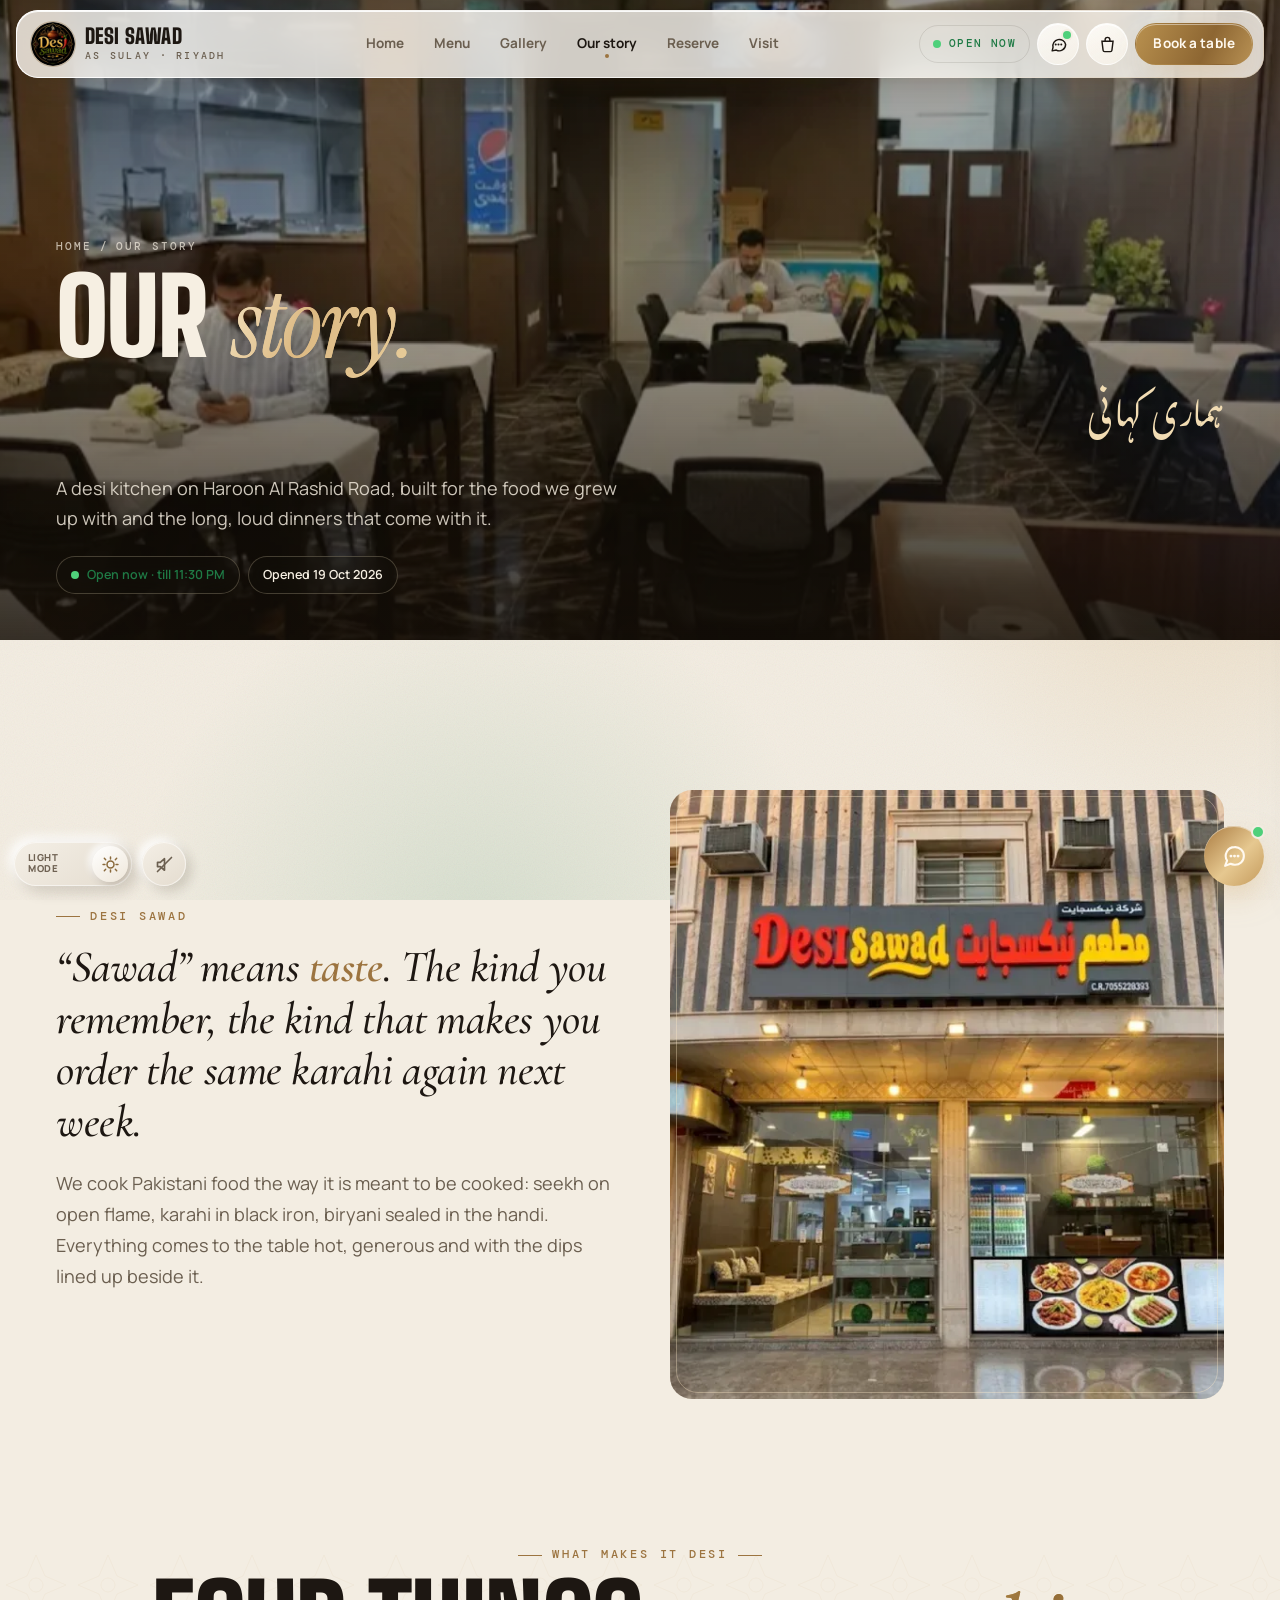
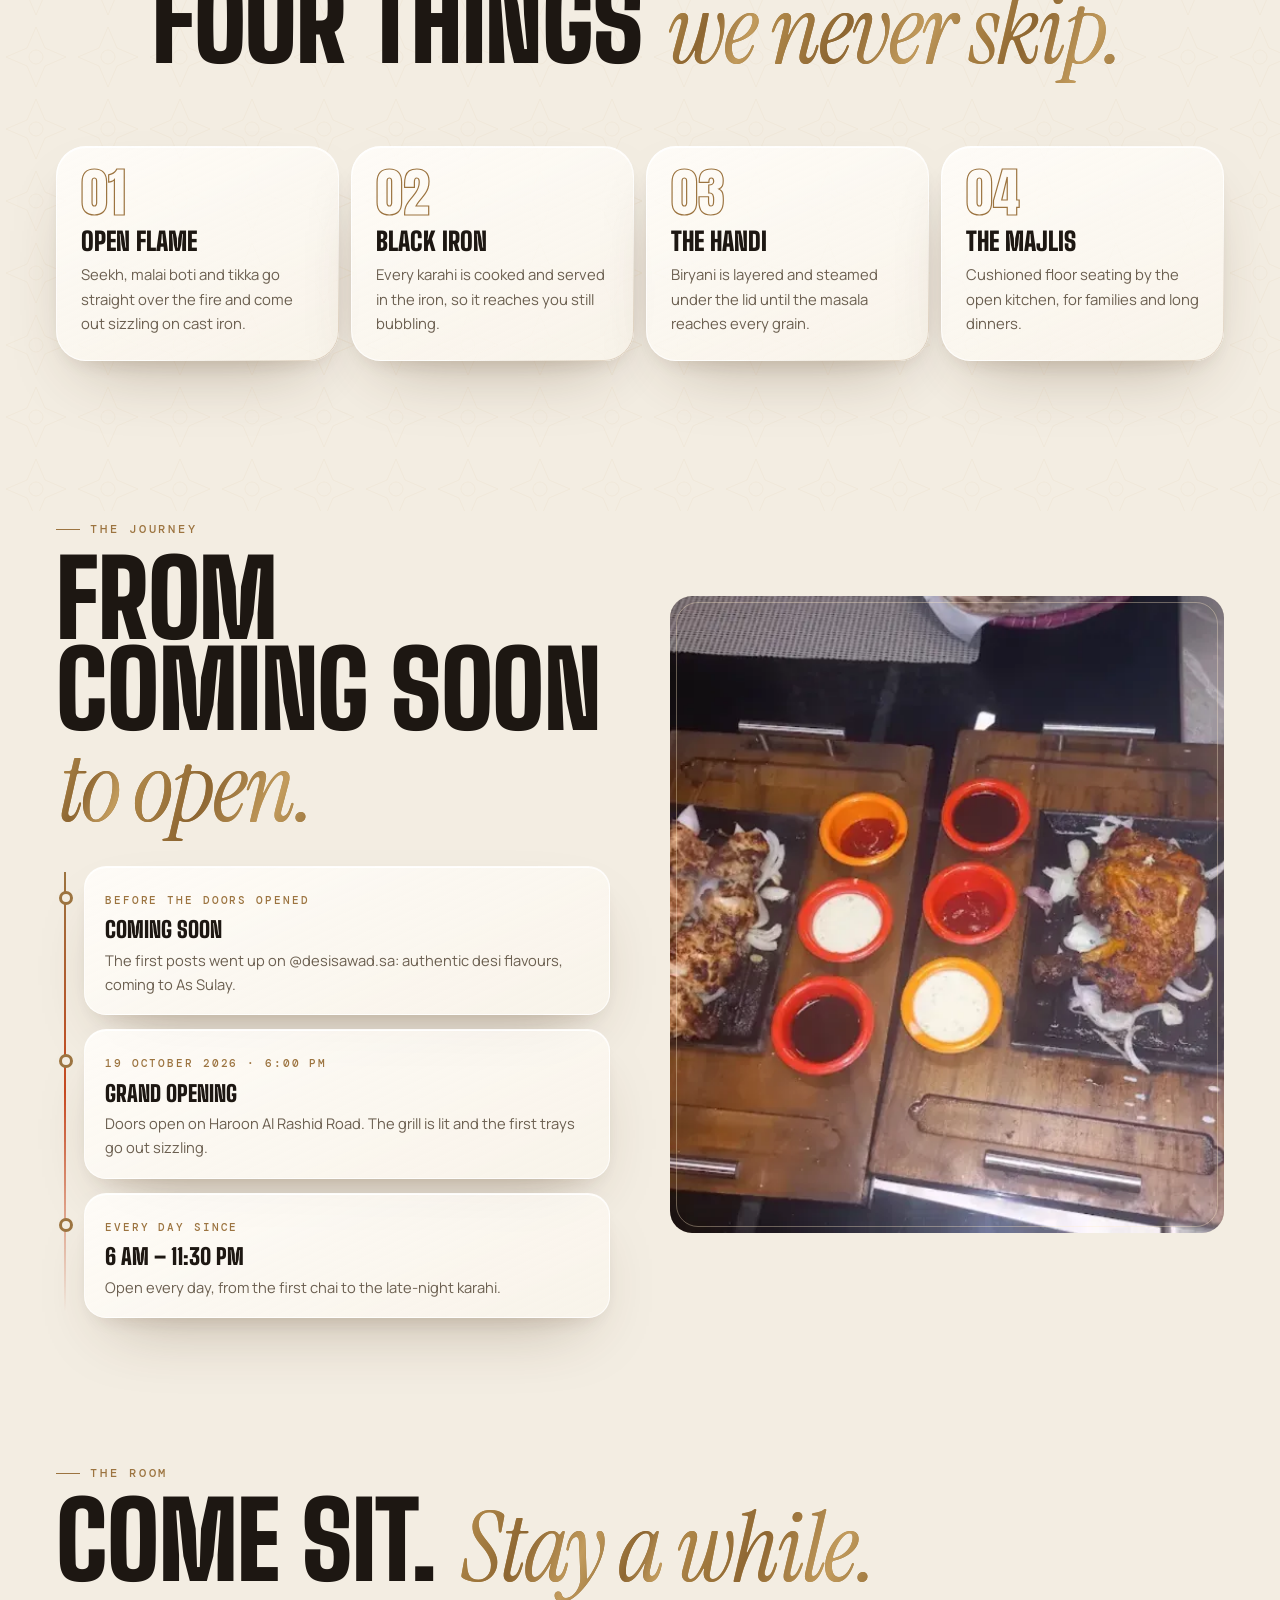
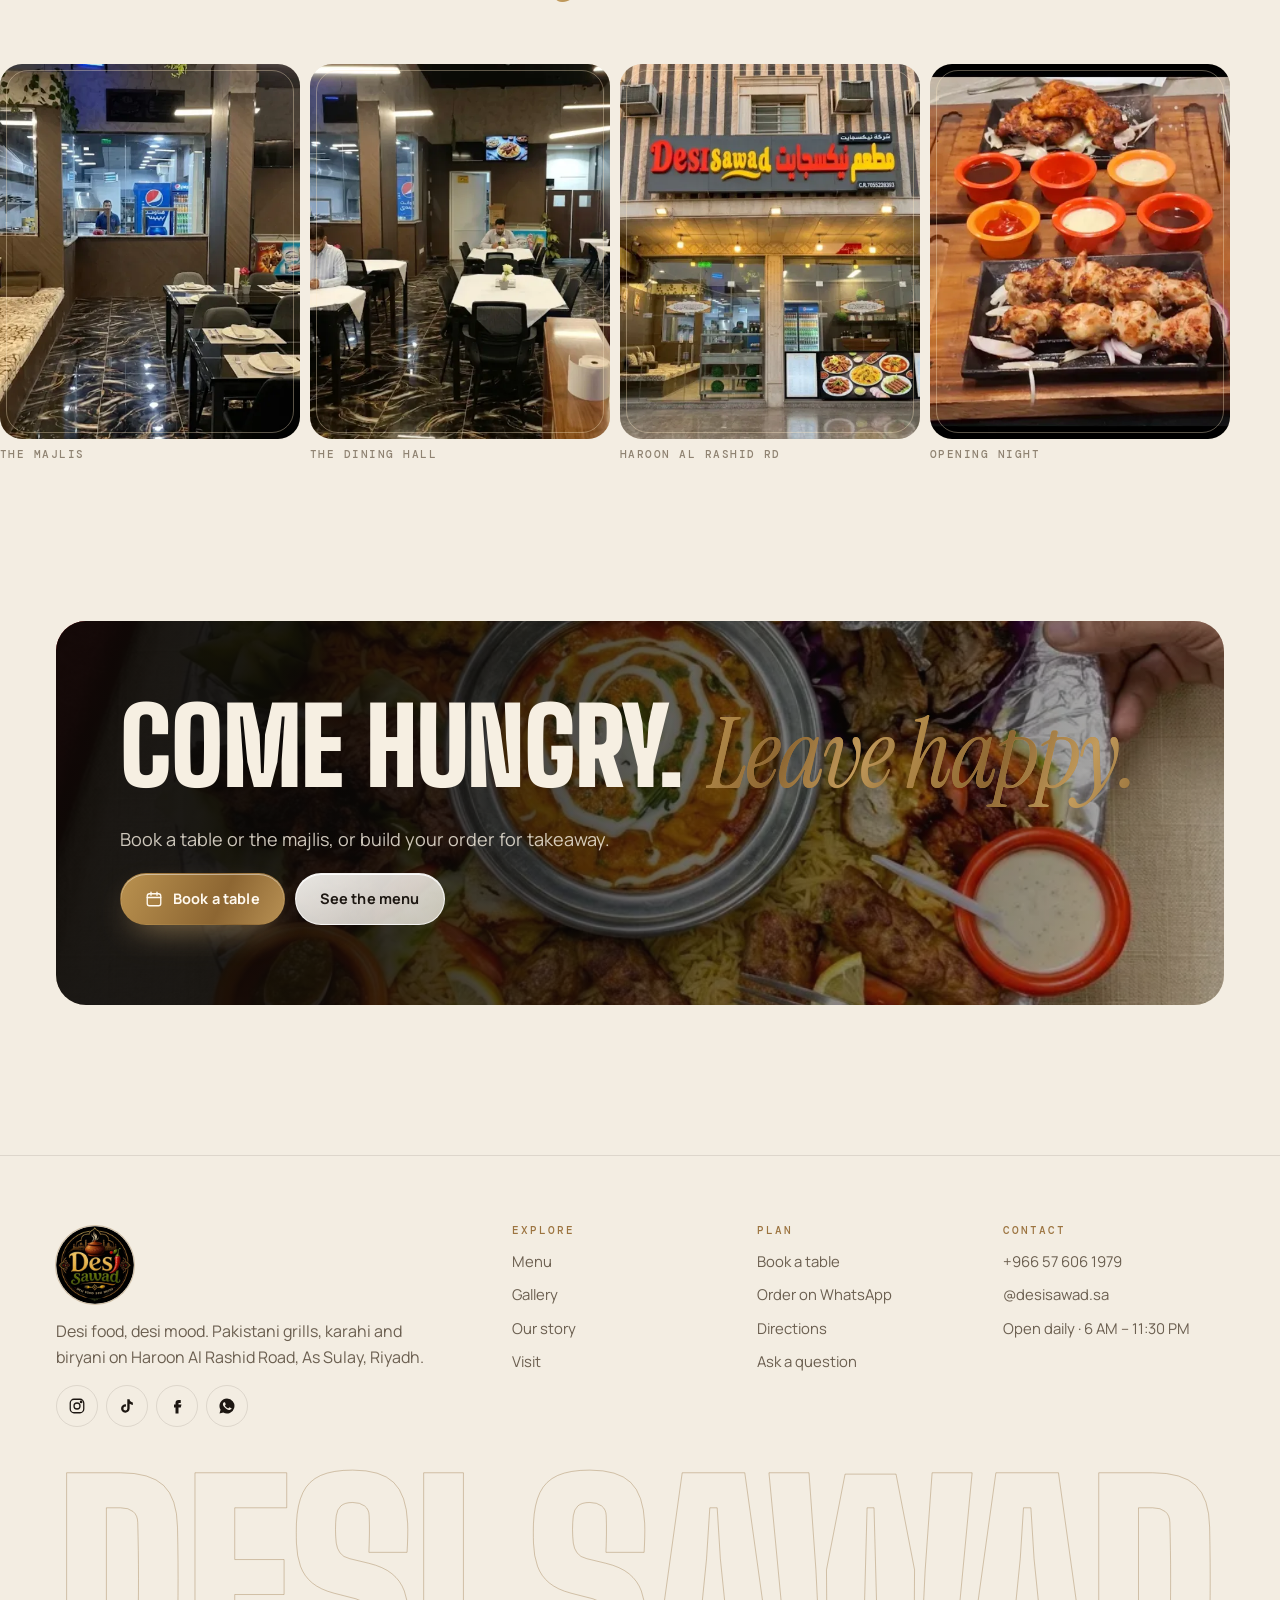
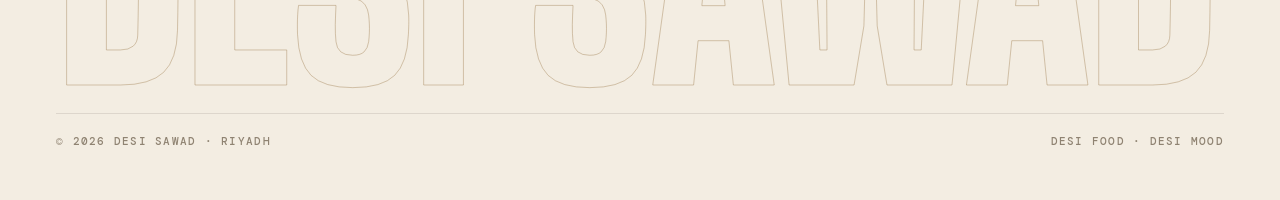
<file: about.html>
<!doctype html>
<html lang="en" data-theme="dark">
<head>
<meta charset="utf-8">
<meta name="viewport" content="width=device-width,initial-scale=1,viewport-fit=cover">
<title>Our Story — Desi Sawad | Pakistani Restaurant in Riyadh</title>
<meta name="description" content="Desi Sawad opened on 19 October 2026 in As Sulay, Riyadh. Open flame grills, iron karahi, handi biryani and majlis seating.">
<meta name="theme-color" content="#0b0a08">
<meta property="og:type" content="restaurant"><meta property="og:site_name" content="Desi Sawad">
<meta property="og:title" content="Our Story — Desi Sawad | Pakistani Restaurant in Riyadh"><meta property="og:description" content="Desi Sawad opened on 19 October 2026 in As Sulay, Riyadh. Open flame grills, iron karahi, handi biryani and majlis seating.">
<meta property="og:url" content="https://desi-sawad.vercel.app/about.html">
<meta property="og:image" content="https://desi-sawad.vercel.app/og-image.jpg"><meta property="og:image:secure_url" content="https://desi-sawad.vercel.app/og-image.jpg">
<meta property="og:image:type" content="image/jpeg"><meta property="og:image:width" content="1200"><meta property="og:image:height" content="630"><meta property="og:image:alt" content="Desi Sawad — desi food, desi mood. Pakistani restaurant in As Sulay, Riyadh">
<meta name="twitter:card" content="summary_large_image"><meta name="twitter:title" content="Our Story — Desi Sawad | Pakistani Restaurant in Riyadh"><meta name="twitter:description" content="Desi Sawad opened on 19 October 2026 in As Sulay, Riyadh. Open flame grills, iron karahi, handi biryani and majlis seating."><meta name="twitter:image" content="https://desi-sawad.vercel.app/og-image.jpg">
<link rel="canonical" href="https://desi-sawad.vercel.app/about.html">
<link rel="icon" type="image/png" href="favicon.png"><link rel="apple-touch-icon" href="apple-touch-icon.png"><link rel="manifest" href="manifest.json">
<link rel="preload" href="display-900-normal.woff2" as="font" type="font/woff2" crossorigin>
<link rel="preload" href="sans-500-normal.woff2" as="font" type="font/woff2" crossorigin>
<link rel="stylesheet" href="styles.css">
<script>(function(){var d=document.documentElement;d.classList.add('js');var t;try{t=localStorage.getItem('ds-theme')}catch(e){}if(!t)t=matchMedia('(prefers-color-scheme: light)').matches?'light':'dark';d.setAttribute('data-theme',t);document.querySelector('meta[name=theme-color]').content=t==='light'?'#f3ede2':'#0b0a08';try{if(sessionStorage.getItem('ds-pt'))d.classList.add('pt-on')}catch(e){}if(matchMedia('(prefers-reduced-motion: reduce)').matches)d.classList.remove('ld-on','pt-on')})();</script>
<script type="application/ld+json">{"@context":"https://schema.org","@type":"Restaurant","name":"Desi Sawad","slogan":"Desi Food, Desi Mood","servesCuisine":["Pakistani","Desi","BBQ"],"telephone":"+966576061979","image":"https://desi-sawad.vercel.app/og-image.jpg","url":"https://desi-sawad.vercel.app/","address":{"@type":"PostalAddress","streetAddress":"Sharah e Sahafa, Haroon Al Rashid Rd","addressLocality":"As Sulay, Riyadh","postalCode":"14263","addressCountry":"SA"},"openingHours":"Mo-Su 06:00-23:30","sameAs":["https://www.instagram.com/desisawad.sa/","https://www.tiktok.com/@desisawad.sa","https://www.facebook.com/desisawad.sa"]}</script>
</head>
<body data-page="about">
<a class="skip" href="#main">Skip to content</a>
<div class="amb" aria-hidden="true"><i></i><i></i><i></i></div><div class="grain" aria-hidden="true"></div>
<i class="sprog" aria-hidden="true"></i>
<div class="pt" aria-hidden="true"><div class="pt-bg"></div><div class="pt-in"><span class="pt-f"></span><div class="pt-w"></div></div><i class="pt-line"></i></div>
<header class="nav glass glass-edge">
  <a class="brand" href="index.html" aria-label="Desi Sawad home"><img src="logo.webp" alt="" width="44" height="44"><span class="brand-t"><b>Desi Sawad</b><small>As Sulay · Riyadh</small></span></a>
  <nav class="nav-links" aria-label="Main"><a href="index.html">Home</a><a href="menu.html">Menu</a><a href="gallery.html">Gallery</a><a href="about.html" aria-current="page">Our story</a><a href="reserve.html">Reserve</a><a href="contact.html">Visit</a></nav>
  <div class="nav-r">
    <span class="open-pill" data-open data-short><i class="dot"></i><span data-open-txt>Hours</span></span>
    <button class="icon-btn chat-ic" type="button" data-chat aria-label="Chat with us"><svg viewBox="0 0 24 24" fill="none" stroke="currentColor" stroke-width="1.8" stroke-linejoin="round"><path d="M21 12a8 8 0 0 1-11.8 7L4 20l1.1-4.5A8 8 0 1 1 21 12Z"/><path d="M8.5 12h.01M12 12h.01M15.5 12h.01" stroke-linecap="round" stroke-width="2.6"/></svg><i class="live-dot"></i></button>
    <button class="icon-btn" type="button" data-cart aria-label="Your order"><svg viewBox="0 0 24 24" fill="none" stroke="currentColor" stroke-width="1.8" stroke-linecap="round"><path d="M5 8h14l-1.4 11.2a2 2 0 0 1-2 1.8H8.4a2 2 0 0 1-2-1.8L5 8Z"/><path d="M9 8V6a3 3 0 0 1 6 0v2"/></svg><span class="cart-count" data-count>0</span></button>
    <a class="btn btn-gold btn-sm" href="reserve.html">Book a table</a>
    <button class="icon-btn burger" type="button" aria-label="Open menu" aria-expanded="false" aria-controls="msheet"><span></span><span></span></button>
  </div>
</header>
<div class="msheet" id="msheet" aria-hidden="true">
  <nav aria-label="Mobile"><a href="index.html"><small>01</small>Home<span class="u">گھر</span></a><a href="menu.html"><small>02</small>Menu<span class="u">مینو</span></a><a href="gallery.html"><small>03</small>Gallery<span class="u">تصاویر</span></a><a href="about.html" aria-current="page"><small>04</small>Our story<span class="u">کہانی</span></a><a href="reserve.html"><small>05</small>Reserve<span class="u">بکنگ</span></a><a href="contact.html"><small>06</small>Visit<span class="u">پتہ</span></a></nav>
  <div class="ms-foot">
    <div class="ms-row"><a class="btn btn-gold" href="menu.html"><svg viewBox="0 0 24 24" fill="none" stroke="currentColor" stroke-width="1.8" stroke-linecap="round"><path d="M5 8h14l-1.4 11.2a2 2 0 0 1-2 1.8H8.4a2 2 0 0 1-2-1.8L5 8Z"/><path d="M9 8V6a3 3 0 0 1 6 0v2"/></svg>Order now</a><a class="btn" href="tel:+966576061979"><svg viewBox="0 0 24 24" fill="none" stroke="currentColor" stroke-width="1.8"><path d="M5 4h4l2 5-2.5 1.5a11 11 0 0 0 5 5L15 13l5 2v4a2 2 0 0 1-2 2A16 16 0 0 1 3 6a2 2 0 0 1 2-2"/></svg>Call</a></div>
    <div class="ms-meta"><span class="live glass" data-open><i class="dot"></i><span data-open-txt>Hours</span></span><div class="socials"><a href="https://www.instagram.com/desisawad.sa/" target="_blank" rel="noopener" aria-label="Instagram"><svg viewBox="0 0 24 24" fill="none" stroke="currentColor" stroke-width="1.7"><rect x="3" y="3" width="18" height="18" rx="5"/><circle cx="12" cy="12" r="4"/><circle cx="17.5" cy="6.5" r="1" fill="currentColor"/></svg></a><a href="https://www.tiktok.com/@desisawad.sa" target="_blank" rel="noopener" aria-label="TikTok"><svg viewBox="0 0 24 24" fill="currentColor"><path d="M16.6 5.8A4.3 4.3 0 0 1 15.5 3h-3.1v12.4a2.6 2.6 0 1 1-1.8-2.5V9.7a5.7 5.7 0 1 0 4.9 5.7V9.1a7.3 7.3 0 0 0 4.3 1.4V7.4a4.3 4.3 0 0 1-3.2-1.6Z"/></svg></a><a href="https://www.facebook.com/desisawad.sa" target="_blank" rel="noopener" aria-label="Facebook"><svg viewBox="0 0 24 24" fill="currentColor"><path d="M14 8h3V4h-3a4 4 0 0 0-4 4v2H8v4h2v8h4v-8h3l1-4h-4V8.5c0-.3.2-.5.5-.5Z"/></svg></a><a href="https://wa.me/966576061979" target="_blank" rel="noopener" aria-label="WhatsApp"><svg viewBox="0 0 24 24" fill="currentColor"><path d="M12 2a10 10 0 0 0-8.6 15.1L2 22l5-1.3A10 10 0 1 0 12 2Zm5.5 14.1c-.2.6-1.3 1.2-1.8 1.2-.5.1-1 .1-3.3-.8-2.8-1.1-4.5-3.9-4.7-4.1-.1-.2-1.1-1.5-1.1-2.9s.7-2 1-2.3c.2-.3.5-.3.7-.3h.5c.2 0 .4 0 .6.5l.8 2c.1.2.1.4 0 .5l-.4.6-.4.4c-.1.2-.3.3-.1.6.2.3.8 1.3 1.7 2.1 1.2 1 2.1 1.3 2.4 1.5.3.1.5.1.6-.1l.9-1c.2-.3.4-.2.6-.1l1.9.9c.3.1.5.2.5.3.1.2.1.8-.2 1.4Z"/></svg></a></div></div>
  </div>
</div>
<div class="ctrl">
  <button class="tpill" type="button" data-theme-toggle role="switch" aria-checked="true" aria-label="Dark mode">
    <span class="tpill-lab tpill-lab--l">Light<br>mode</span>
    <span class="tpill-lab tpill-lab--d">Dark<br>mode</span>
    <span class="tpill-k" aria-hidden="true">
      <svg class="tpill-sun" viewBox="0 0 24 24" fill="none" stroke="currentColor" stroke-width="1.9" stroke-linecap="round"><circle cx="12" cy="12" r="4.4"/><path d="M12 2.6v2.4M12 19v2.4M4.2 4.2l1.7 1.7M18.1 18.1l1.7 1.7M2.6 12H5M19 12h2.4M4.2 19.8l1.7-1.7M18.1 5.9l1.7-1.7"/></svg>
      <svg class="tpill-moon" viewBox="0 0 24 24" fill="none" stroke="currentColor" stroke-width="1.9" stroke-linecap="round" stroke-linejoin="round"><path d="M20.5 14.2A8.6 8.6 0 1 1 10.4 3.6a6.8 6.8 0 0 0 10.1 10.6z"/><path d="M16.6 4.4l.5 1.3 1.3.5-1.3.5-.5 1.3-.5-1.3-1.3-.5 1.3-.5z"/></svg>
    </span>
  </button>
  <button class="sbtn" type="button" data-sound-toggle aria-pressed="false" aria-label="Sound off">
    <svg viewBox="0 0 24 24" fill="none" stroke="currentColor" stroke-width="1.9" stroke-linecap="round" stroke-linejoin="round"><path d="M4 9.5h3.2L12 5.4v13.2L7.2 14.5H4z"/><path class="wv wv1" d="M15.4 9.6a3.4 3.4 0 0 1 0 4.8"/><path class="wv wv2" d="M17.9 7.1a6.9 6.9 0 0 1 0 9.8"/><path class="slash" d="M4 20 20 4"/></svg>
  </button>
</div>
<button class="ai-fab" type="button" data-chat aria-label="Chat with Desi Sawad">
  <svg viewBox="0 0 24 24" fill="none" stroke="currentColor" stroke-width="2" stroke-linecap="round" stroke-linejoin="round"><path d="M21 11.5a8.4 8.4 0 0 1-9 8.4 8.5 8.5 0 0 1-3.8-.9L3 21l1.9-5.1A8.4 8.4 0 0 1 12 3a8.4 8.4 0 0 1 9 8.5z"/><path d="M8.6 11.6h.01M12 11.6h.01M15.4 11.6h.01" stroke-width="2.8"/></svg>
  <span class="ai-dot"></span><span class="ai-tip">Ask us anything</span>
</button>
<main id="main">
<section class="phero">
  <div class="bgimg"><img src="interior-hall.webp" alt="" style="object-position:50% 50%"></div>
  <div class="wrap">
    <div class="crumbs" data-rv data-hero><a href="index.html">Home</a><span>/</span><span>Our story</span></div>
    <h1 class="h-lg" data-split data-hero>Our <em>story.</em></h1>
    <p class="urdu" data-rv data-hero style="--d:.25s">ہماری کہانی</p>
    <p class="lede" data-rv data-hero style="--d:.35s">A desi kitchen on Haroon Al Rashid Road, built for the food we grew up with and the long, loud dinners that come with it.</p>
    <div class="phero-chips" data-rv data-hero style="--d:.45s"><span class="chip" data-open><i class="dot"></i><span data-open-txt>Hours</span></span><span class="chip">Opened 19 Oct 2026</span></div>
  </div>
</section>
<section class="sec">
  <div class="wrap split">
    <div>
      <span class="eyebrow" data-rv>Desi Sawad</span>
      <p class="quote" data-rv style="margin-top:18px">“Sawad” means <b>taste</b>. The kind you remember, the kind that makes you order the same karahi again next week.</p>
      <p class="lede" data-rv style="margin-top:20px">We cook Pakistani food the way it is meant to be cooked: seekh on open flame, karahi in black iron, biryani sealed in the handi. Everything comes to the table hot, generous and with the dips lined up beside it.</p>
    </div>
    <div class="ph" data-rv="scale" style="aspect-ratio:4/4.4"><img src="storefront.webp" alt="Desi Sawad storefront" loading="lazy"></div>
  </div>
</section>
<section class="sec jali" style="padding-top:0">
  <div class="wrap">
    <div class="sec-head center"><span class="eyebrow center" data-rv>What makes it desi</span><h2 class="h-lg" data-split>Four things <em>we never skip.</em></h2></div>
    <div class="values">
      <div class="val glass glass-edge" data-rv><div class="n">01</div><h3>Open flame</h3><p>Seekh, malai boti and tikka go straight over the fire and come out sizzling on cast iron.</p></div>
      <div class="val glass glass-edge" data-rv style="--d:.06s"><div class="n">02</div><h3>Black iron</h3><p>Every karahi is cooked and served in the iron, so it reaches you still bubbling.</p></div>
      <div class="val glass glass-edge" data-rv style="--d:.12s"><div class="n">03</div><h3>The handi</h3><p>Biryani is layered and steamed under the lid until the masala reaches every grain.</p></div>
      <div class="val glass glass-edge" data-rv style="--d:.18s"><div class="n">04</div><h3>The majlis</h3><p>Cushioned floor seating by the open kitchen, for families and long dinners.</p></div>
    </div>
  </div>
</section>
<section class="sec" style="padding-top:0">
  <div class="wrap split">
    <div>
      <span class="eyebrow" data-rv>The journey</span>
      <h2 class="h-lg" data-split style="margin:16px 0 26px">From coming soon <em>to open.</em></h2>
      <div class="timeline">
        <div class="tl glass" data-rv><small>Before the doors opened</small><h3>Coming soon</h3><p>The first posts went up on @desisawad.sa: authentic desi flavours, coming to As Sulay.</p></div>
        <div class="tl glass" data-rv><small>19 October 2026 · 6:00 PM</small><h3>Grand opening</h3><p>Doors open on Haroon Al Rashid Road. The grill is lit and the first trays go out sizzling.</p></div>
        <div class="tl glass" data-rv><small>Every day since</small><h3>6 AM – 11:30 PM</h3><p>Open every day, from the first chai to the late-night karahi.</p></div>
      </div>
    </div>
    <div class="ph" data-rv="scale" style="aspect-ratio:4/4.6"><img src="sizzler-pair.webp" alt="Opening night trays" loading="lazy"></div>
  </div>
</section>
<section class="sec" style="padding-top:0">
  <div class="wrap">
    <div class="sec-head"><span class="eyebrow" data-rv>The room</span><h2 class="h-lg" data-split>Come sit. <em>Stay a while.</em></h2></div>
    <div class="rail" data-rv>
      <figure><div class="ph"><img src="interior-majlis.webp" alt="Majlis seating" loading="lazy"></div><span class="cap">The majlis</span></figure>
      <figure><div class="ph"><img src="interior-hall.webp" alt="Dining hall" loading="lazy"></div><span class="cap">The dining hall</span></figure>
      <figure><div class="ph"><img src="storefront.webp" alt="Storefront" loading="lazy"></div><span class="cap">Haroon Al Rashid Rd</span></figure>
      <figure><div class="ph"><img src="sizzler-table.webp" alt="Sizzler trays" loading="lazy"></div><span class="cap">Opening night</span></figure>
    </div>
  </div>
</section>
<section class="sec" style="padding-top:0"><div class="wrap"><div class="cta" data-rv="scale">
  <div class="bgimg"><img src="platter.webp" alt="" loading="lazy"></div>
  <h2 class="h-lg" data-split>Come hungry. <em>Leave happy.</em></h2><p class="lede">Book a table or the majlis, or build your order for takeaway.</p><div class="cta-row"><a class="btn btn-gold" href="reserve.html"><svg viewBox="0 0 24 24" fill="none" stroke="currentColor" stroke-width="1.8" stroke-linecap="round"><rect x="3" y="5" width="18" height="16" rx="3"/><path d="M3 10h18M8 3v4M16 3v4"/></svg>Book a table</a><a class="btn" href="menu.html">See the menu</a></div>
</div></div></section>
</main>
<footer class="foot">
  <div class="wrap">
    <div class="foot-g">
      <div class="foot-brand"><img src="logo.webp" alt="Desi Sawad" loading="lazy" width="78" height="78"><p>Desi food, desi mood. Pakistani grills, karahi and biryani on Haroon Al Rashid Road, As Sulay, Riyadh.</p><div class="socials"><a href="https://www.instagram.com/desisawad.sa/" target="_blank" rel="noopener" aria-label="Instagram"><svg viewBox="0 0 24 24" fill="none" stroke="currentColor" stroke-width="1.7"><rect x="3" y="3" width="18" height="18" rx="5"/><circle cx="12" cy="12" r="4"/><circle cx="17.5" cy="6.5" r="1" fill="currentColor"/></svg></a><a href="https://www.tiktok.com/@desisawad.sa" target="_blank" rel="noopener" aria-label="TikTok"><svg viewBox="0 0 24 24" fill="currentColor"><path d="M16.6 5.8A4.3 4.3 0 0 1 15.5 3h-3.1v12.4a2.6 2.6 0 1 1-1.8-2.5V9.7a5.7 5.7 0 1 0 4.9 5.7V9.1a7.3 7.3 0 0 0 4.3 1.4V7.4a4.3 4.3 0 0 1-3.2-1.6Z"/></svg></a><a href="https://www.facebook.com/desisawad.sa" target="_blank" rel="noopener" aria-label="Facebook"><svg viewBox="0 0 24 24" fill="currentColor"><path d="M14 8h3V4h-3a4 4 0 0 0-4 4v2H8v4h2v8h4v-8h3l1-4h-4V8.5c0-.3.2-.5.5-.5Z"/></svg></a><a href="https://wa.me/966576061979" target="_blank" rel="noopener" aria-label="WhatsApp"><svg viewBox="0 0 24 24" fill="currentColor"><path d="M12 2a10 10 0 0 0-8.6 15.1L2 22l5-1.3A10 10 0 1 0 12 2Zm5.5 14.1c-.2.6-1.3 1.2-1.8 1.2-.5.1-1 .1-3.3-.8-2.8-1.1-4.5-3.9-4.7-4.1-.1-.2-1.1-1.5-1.1-2.9s.7-2 1-2.3c.2-.3.5-.3.7-.3h.5c.2 0 .4 0 .6.5l.8 2c.1.2.1.4 0 .5l-.4.6-.4.4c-.1.2-.3.3-.1.6.2.3.8 1.3 1.7 2.1 1.2 1 2.1 1.3 2.4 1.5.3.1.5.1.6-.1l.9-1c.2-.3.4-.2.6-.1l1.9.9c.3.1.5.2.5.3.1.2.1.8-.2 1.4Z"/></svg></a></div></div>
      <div class="foot-cols">
        <div><h4>Explore</h4><ul><li><a href="menu.html">Menu</a></li><li><a href="gallery.html">Gallery</a></li><li><a href="about.html">Our story</a></li><li><a href="contact.html">Visit</a></li></ul></div>
        <div><h4>Plan</h4><ul><li><a href="reserve.html">Book a table</a></li><li><a href="menu.html">Order on WhatsApp</a></li><li><a href="https://www.google.com/maps/search/?api=1&query=Desi+Sawad+Restaurant+Haroon+Al+Rashid+Rd+As+Sulay+Riyadh" target="_blank" rel="noopener">Directions</a></li><li><button type="button" data-chat>Ask a question</button></li></ul></div>
        <div><h4>Contact</h4><ul><li><a href="tel:+966576061979">+966 57 606 1979</a></li><li><a href="https://www.instagram.com/desisawad.sa/" target="_blank" rel="noopener">@desisawad.sa</a></li><li>Open daily · 6 AM – 11:30 PM</li></ul></div>
      </div>
    </div>
    <div class="foot-mark" aria-hidden="true"><span class="fm-o">Desi Sawad</span><span class="fm-f">Desi Sawad</span></div>
    <div class="foot-meta"><span>© <span data-year>2026</span> Desi Sawad · Riyadh</span><span>Desi food · Desi mood</span></div>
  </div>
</footer>
<div class="scrim"></div>
<aside class="drawer" id="cart" aria-label="Your order" aria-hidden="true">
  <i class="grab"></i>
  <div class="dr-h"><div><b>Your order</b><small id="cartSub">Nothing yet</small></div><button class="icon-btn" type="button" data-close-cart aria-label="Close"><svg viewBox="0 0 24 24" fill="none" stroke="currentColor" stroke-width="2" stroke-linecap="round"><path d="M6 6l12 12M18 6 6 18"/></svg></button></div>
  <div class="dr-b"><div id="cartItems"></div>
    <form class="order-form" id="orderForm" novalidate hidden>
      <div class="field"><span class="flabel">How do you want it?</span><div class="seg"><label><input type="radio" name="otype" value="Takeaway" checked><span>Takeaway</span></label><label><input type="radio" name="otype" value="Delivery"><span>Delivery</span></label><label><input type="radio" name="otype" value="Dine-in"><span>Dine-in</span></label></div></div>
      <div class="f2"><div class="field"><label for="oName">Name</label><input class="inp" id="oName" name="name" autocomplete="name" placeholder="Your name"></div>
      <div class="field"><label for="oPhone">Phone</label><input class="inp" id="oPhone" name="phone" type="tel" autocomplete="tel" placeholder="05X XXX XXXX"></div></div>
      <div class="field" id="addrF" hidden><label for="oAddr">Delivery address</label><input class="inp" id="oAddr" name="addr" autocomplete="street-address" placeholder="District, street, building"></div>
      <div class="field"><label for="oNote">Notes</label><input class="inp" id="oNote" name="note" placeholder="Spice level, extra dips…"></div>
    </form>
  </div>
  <div class="dr-f" id="cartFoot" hidden>
    <button class="btn btn-wa btn-block" type="submit" form="orderForm"><svg viewBox="0 0 24 24" fill="currentColor"><path d="M12 2a10 10 0 0 0-8.6 15.1L2 22l5-1.3A10 10 0 1 0 12 2Zm5.5 14.1c-.2.6-1.3 1.2-1.8 1.2-.5.1-1 .1-3.3-.8-2.8-1.1-4.5-3.9-4.7-4.1-.1-.2-1.1-1.5-1.1-2.9s.7-2 1-2.3c.2-.3.5-.3.7-.3h.5c.2 0 .4 0 .6.5l.8 2c.1.2.1.4 0 .5l-.4.6-.4.4c-.1.2-.3.3-.1.6.2.3.8 1.3 1.7 2.1 1.2 1 2.1 1.3 2.4 1.5.3.1.5.1.6-.1l.9-1c.2-.3.4-.2.6-.1l1.9.9c.3.1.5.2.5.3.1.2.1.8-.2 1.4Z"/></svg>Send order on WhatsApp</button>
    <p class="fine">We reply with today’s prices and your total before we cook.</p>
  </div>
</aside>
<section class="chat" id="chat" aria-label="Desi Sawad concierge" aria-hidden="true">
  <div class="chat-h"><span class="av"><img src="logo.webp" alt=""></span><div class="who"><b>Desi Sawad</b><small>Concierge · replies instantly</small></div>
    <div class="acts"><button class="icon-btn" type="button" data-reset-chat aria-label="Start over"><svg viewBox="0 0 24 24" fill="none" stroke="currentColor" stroke-width="1.8" stroke-linecap="round" stroke-linejoin="round"><path d="M3 12a9 9 0 1 0 3-6.7L3 8"/><path d="M3 3v5h5"/></svg></button><button class="icon-btn" type="button" data-close-chat aria-label="Close chat"><svg viewBox="0 0 24 24" fill="none" stroke="currentColor" stroke-width="2" stroke-linecap="round"><path d="M6 6l12 12M18 6 6 18"/></svg></button></div></div>
  <div class="chat-b" id="chatB" aria-live="polite"></div>
  <div class="chips" id="chips"><button type="button">Timings</button><button type="button">Menu</button><button type="button">Book a table</button><button type="button">Delivery</button><button type="button">Location</button><button type="button">Majlis seating</button><button type="button">Prices</button></div>
  <form class="chat-f" id="chatF"><div class="in"><input id="chatI" placeholder="Ask in English or Roman Urdu…" autocomplete="off" aria-label="Your message"><button type="submit" aria-label="Send"><svg viewBox="0 0 24 24" fill="none" stroke="currentColor" stroke-width="2.2" stroke-linecap="round" stroke-linejoin="round"><path d="M5 12h14M13 6l6 6-6 6"/></svg></button></div></form>
</section>
<div class="lb" id="lb" aria-hidden="true" role="dialog" aria-label="Photo viewer">
  <div class="lb-top"><span class="mono" id="lbN">01 / 16</span><button class="icon-btn" type="button" data-close-lb aria-label="Close"><svg viewBox="0 0 24 24" fill="none" stroke="currentColor" stroke-width="2" stroke-linecap="round"><path d="M6 6l12 12M18 6 6 18"/></svg></button></div>
  <div class="lb-stage"><button class="icon-btn lb-nav lb-prev" type="button" aria-label="Previous"><svg viewBox="0 0 24 24" fill="none" stroke="currentColor" stroke-width="2" stroke-linecap="round" stroke-linejoin="round"><path d="M19 12H5M11 6l-6 6 6 6"/></svg></button><img src="logo.webp" alt=""><button class="icon-btn lb-nav lb-next" type="button" aria-label="Next"><svg viewBox="0 0 24 24" fill="none" stroke="currentColor" stroke-width="2" stroke-linecap="round" stroke-linejoin="round"><path d="M5 12h14M13 6l6 6-6 6"/></svg></button></div>
  <div><div class="lb-thumbs"></div><div class="lb-cap"><b></b><span></span></div></div>
</div>
<div class="toast glass" id="toast" role="status"></div>
<script src="lenis.min.js"></script>
<script src="data.js"></script>
<script src="app.js"></script>
</body>
</html>
</file>
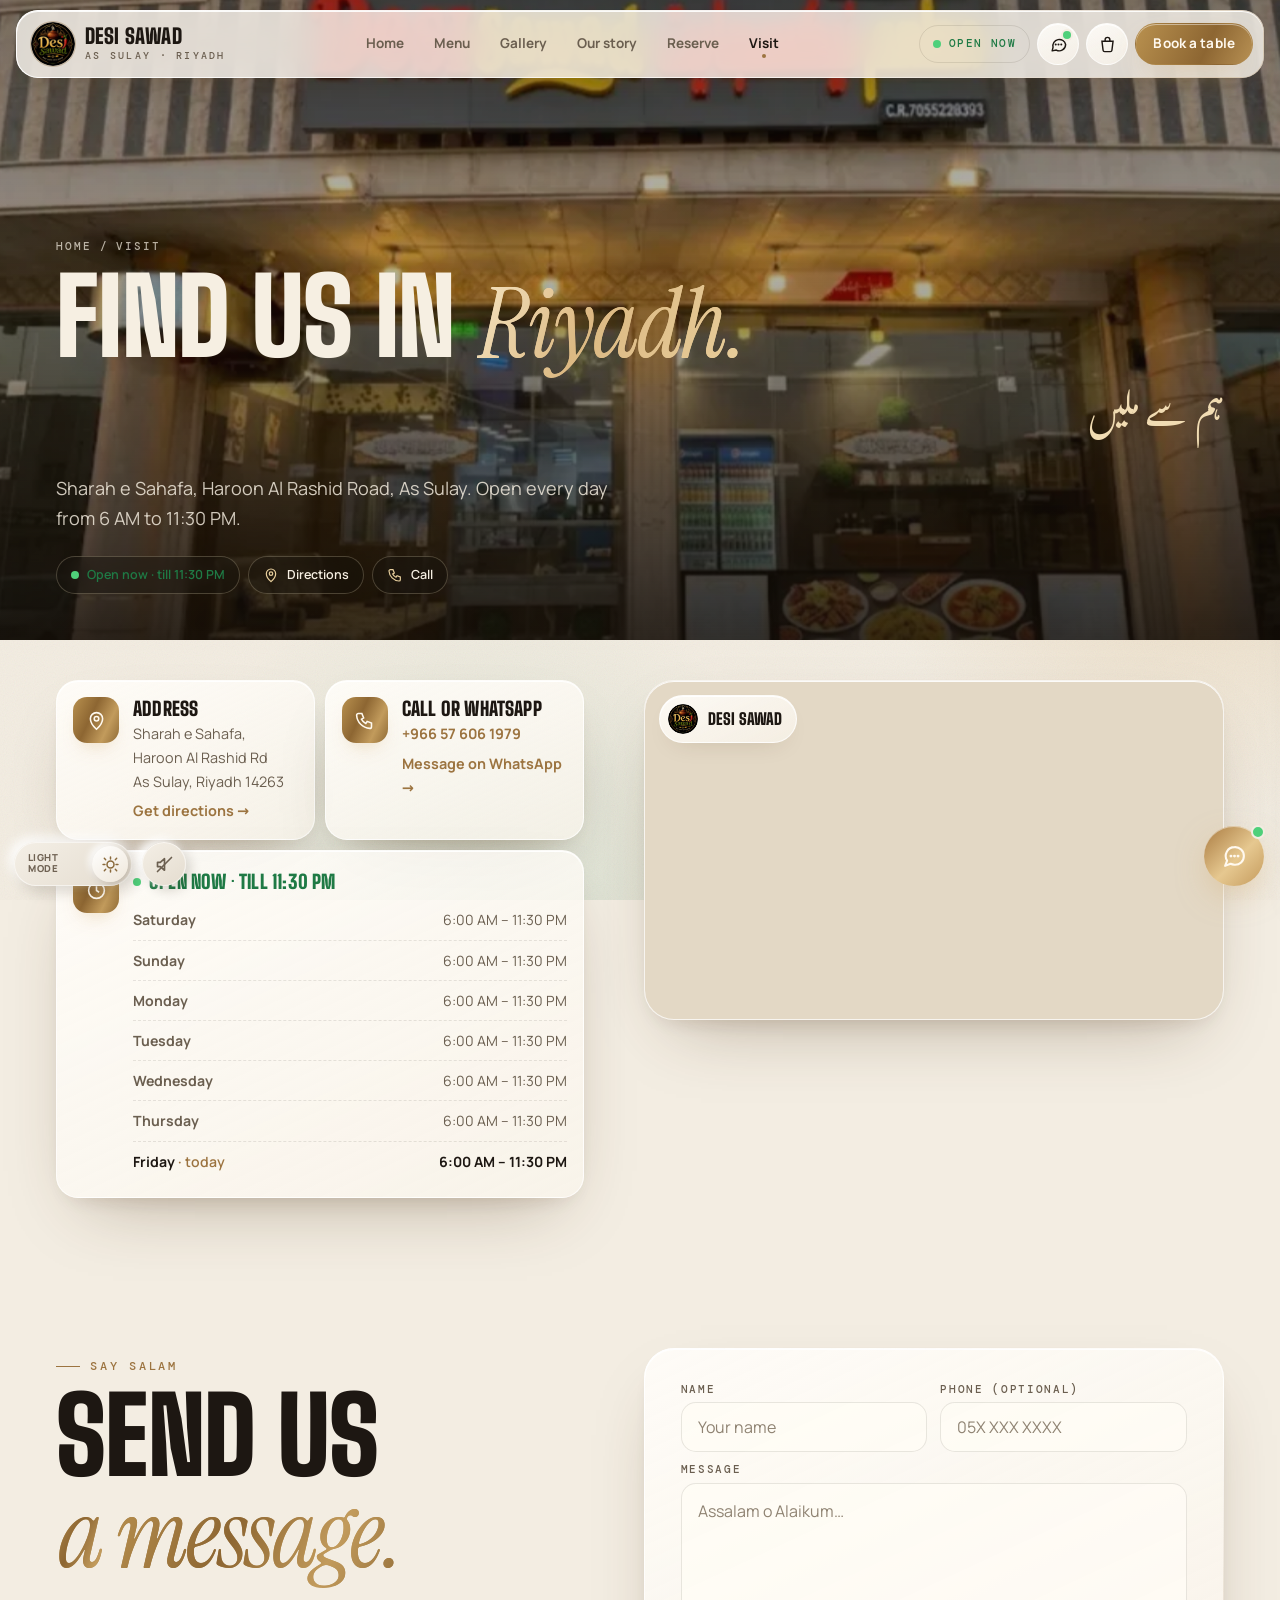
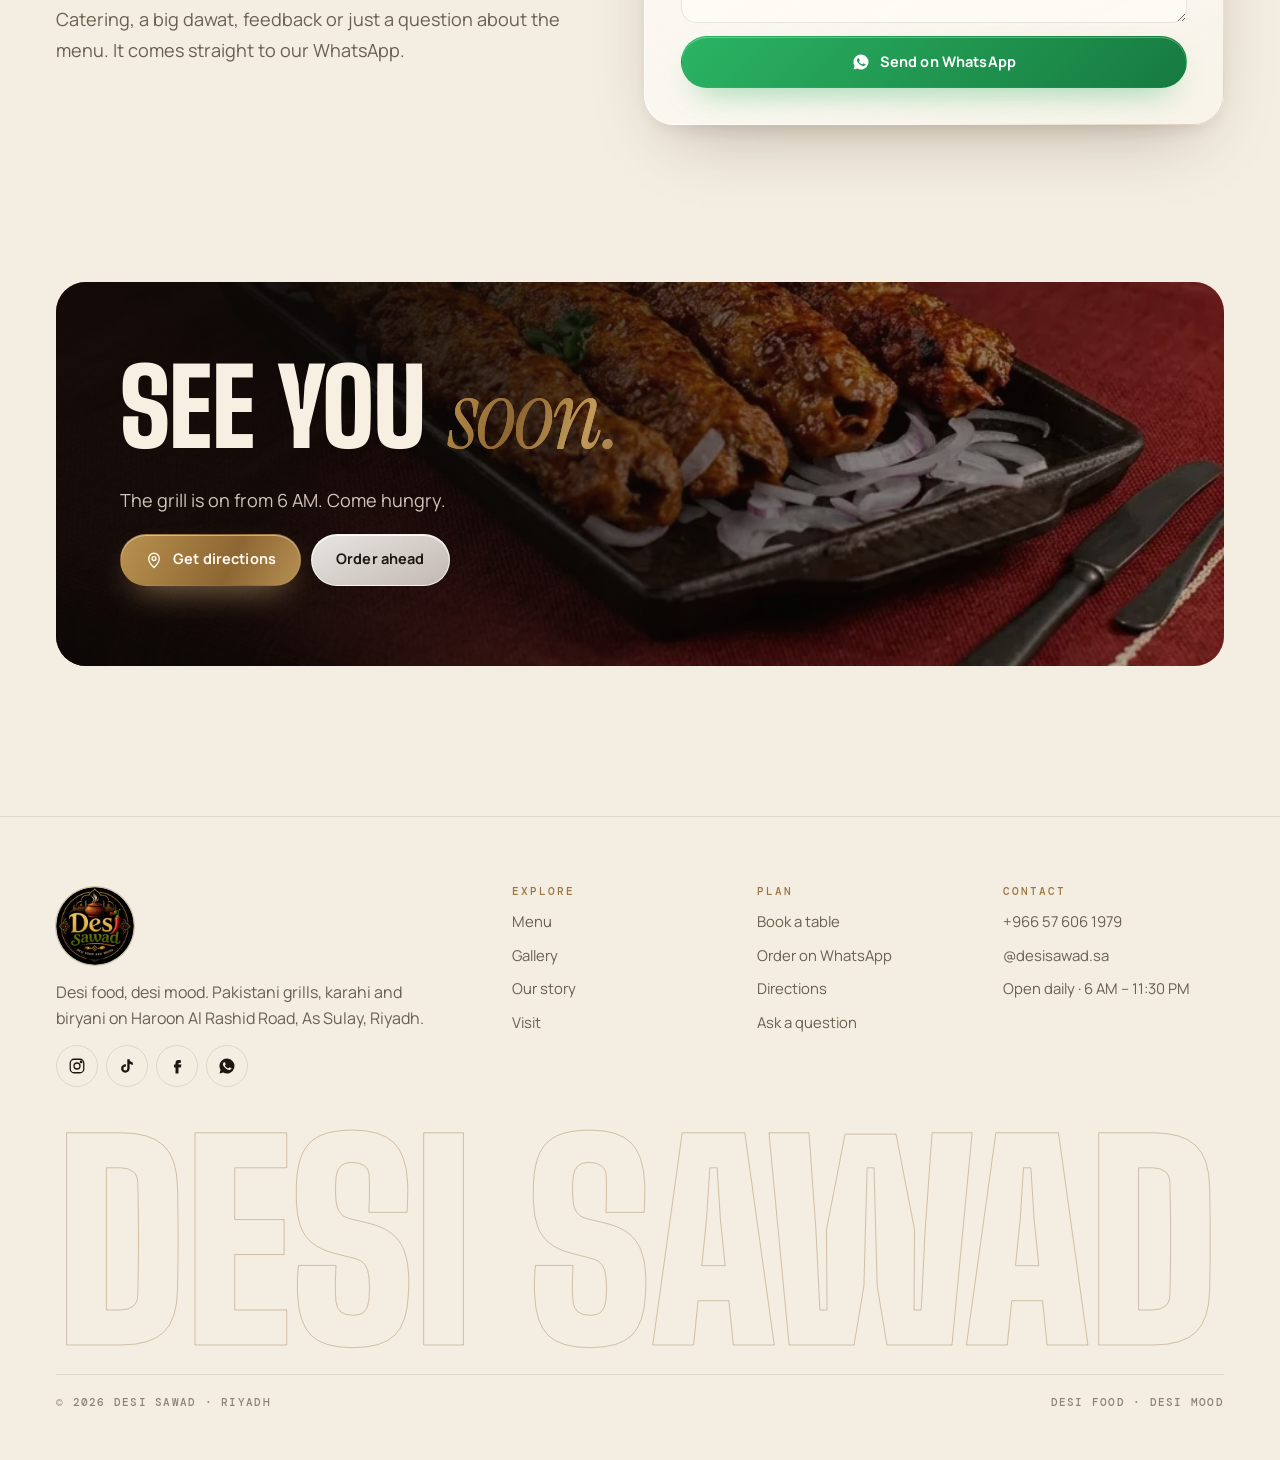
<file: contact.html>
<!doctype html>
<html lang="en" data-theme="dark">
<head>
<meta charset="utf-8">
<meta name="viewport" content="width=device-width,initial-scale=1,viewport-fit=cover">
<title>Visit — Desi Sawad | Haroon Al Rashid Rd, As Sulay, Riyadh</title>
<meta name="description" content="Find Desi Sawad on Haroon Al Rashid Rd, As Sulay, Riyadh 14263. Open daily 6 AM to 11:30 PM. Call or WhatsApp +966 57 606 1979.">
<meta name="theme-color" content="#0b0a08">
<meta property="og:type" content="restaurant"><meta property="og:site_name" content="Desi Sawad">
<meta property="og:title" content="Visit — Desi Sawad | Haroon Al Rashid Rd, As Sulay, Riyadh"><meta property="og:description" content="Find Desi Sawad on Haroon Al Rashid Rd, As Sulay, Riyadh 14263. Open daily 6 AM to 11:30 PM. Call or WhatsApp +966 57 606 1979.">
<meta property="og:url" content="https://desi-sawad.vercel.app/contact.html">
<meta property="og:image" content="https://desi-sawad.vercel.app/og-image.jpg"><meta property="og:image:secure_url" content="https://desi-sawad.vercel.app/og-image.jpg">
<meta property="og:image:type" content="image/jpeg"><meta property="og:image:width" content="1200"><meta property="og:image:height" content="630"><meta property="og:image:alt" content="Desi Sawad — desi food, desi mood. Pakistani restaurant in As Sulay, Riyadh">
<meta name="twitter:card" content="summary_large_image"><meta name="twitter:title" content="Visit — Desi Sawad | Haroon Al Rashid Rd, As Sulay, Riyadh"><meta name="twitter:description" content="Find Desi Sawad on Haroon Al Rashid Rd, As Sulay, Riyadh 14263. Open daily 6 AM to 11:30 PM. Call or WhatsApp +966 57 606 1979."><meta name="twitter:image" content="https://desi-sawad.vercel.app/og-image.jpg">
<link rel="canonical" href="https://desi-sawad.vercel.app/contact.html">
<link rel="icon" type="image/png" href="favicon.png"><link rel="apple-touch-icon" href="apple-touch-icon.png"><link rel="manifest" href="manifest.json">
<link rel="preload" href="display-900-normal.woff2" as="font" type="font/woff2" crossorigin>
<link rel="preload" href="sans-500-normal.woff2" as="font" type="font/woff2" crossorigin>
<link rel="stylesheet" href="styles.css">
<script>(function(){var d=document.documentElement;d.classList.add('js');var t;try{t=localStorage.getItem('ds-theme')}catch(e){}if(!t)t=matchMedia('(prefers-color-scheme: light)').matches?'light':'dark';d.setAttribute('data-theme',t);document.querySelector('meta[name=theme-color]').content=t==='light'?'#f3ede2':'#0b0a08';try{if(sessionStorage.getItem('ds-pt'))d.classList.add('pt-on')}catch(e){}if(matchMedia('(prefers-reduced-motion: reduce)').matches)d.classList.remove('ld-on','pt-on')})();</script>
<script type="application/ld+json">{"@context":"https://schema.org","@type":"Restaurant","name":"Desi Sawad","slogan":"Desi Food, Desi Mood","servesCuisine":["Pakistani","Desi","BBQ"],"telephone":"+966576061979","image":"https://desi-sawad.vercel.app/og-image.jpg","url":"https://desi-sawad.vercel.app/","address":{"@type":"PostalAddress","streetAddress":"Sharah e Sahafa, Haroon Al Rashid Rd","addressLocality":"As Sulay, Riyadh","postalCode":"14263","addressCountry":"SA"},"openingHours":"Mo-Su 06:00-23:30","sameAs":["https://www.instagram.com/desisawad.sa/","https://www.tiktok.com/@desisawad.sa","https://www.facebook.com/desisawad.sa"]}</script>
</head>
<body data-page="contact">
<a class="skip" href="#main">Skip to content</a>
<div class="amb" aria-hidden="true"><i></i><i></i><i></i></div><div class="grain" aria-hidden="true"></div>
<i class="sprog" aria-hidden="true"></i>
<div class="pt" aria-hidden="true"><div class="pt-bg"></div><div class="pt-in"><span class="pt-f"></span><div class="pt-w"></div></div><i class="pt-line"></i></div>
<header class="nav glass glass-edge">
  <a class="brand" href="index.html" aria-label="Desi Sawad home"><img src="logo.webp" alt="" width="44" height="44"><span class="brand-t"><b>Desi Sawad</b><small>As Sulay · Riyadh</small></span></a>
  <nav class="nav-links" aria-label="Main"><a href="index.html">Home</a><a href="menu.html">Menu</a><a href="gallery.html">Gallery</a><a href="about.html">Our story</a><a href="reserve.html">Reserve</a><a href="contact.html" aria-current="page">Visit</a></nav>
  <div class="nav-r">
    <span class="open-pill" data-open data-short><i class="dot"></i><span data-open-txt>Hours</span></span>
    <button class="icon-btn chat-ic" type="button" data-chat aria-label="Chat with us"><svg viewBox="0 0 24 24" fill="none" stroke="currentColor" stroke-width="1.8" stroke-linejoin="round"><path d="M21 12a8 8 0 0 1-11.8 7L4 20l1.1-4.5A8 8 0 1 1 21 12Z"/><path d="M8.5 12h.01M12 12h.01M15.5 12h.01" stroke-linecap="round" stroke-width="2.6"/></svg><i class="live-dot"></i></button>
    <button class="icon-btn" type="button" data-cart aria-label="Your order"><svg viewBox="0 0 24 24" fill="none" stroke="currentColor" stroke-width="1.8" stroke-linecap="round"><path d="M5 8h14l-1.4 11.2a2 2 0 0 1-2 1.8H8.4a2 2 0 0 1-2-1.8L5 8Z"/><path d="M9 8V6a3 3 0 0 1 6 0v2"/></svg><span class="cart-count" data-count>0</span></button>
    <a class="btn btn-gold btn-sm" href="reserve.html">Book a table</a>
    <button class="icon-btn burger" type="button" aria-label="Open menu" aria-expanded="false" aria-controls="msheet"><span></span><span></span></button>
  </div>
</header>
<div class="msheet" id="msheet" aria-hidden="true">
  <nav aria-label="Mobile"><a href="index.html"><small>01</small>Home<span class="u">گھر</span></a><a href="menu.html"><small>02</small>Menu<span class="u">مینو</span></a><a href="gallery.html"><small>03</small>Gallery<span class="u">تصاویر</span></a><a href="about.html"><small>04</small>Our story<span class="u">کہانی</span></a><a href="reserve.html"><small>05</small>Reserve<span class="u">بکنگ</span></a><a href="contact.html" aria-current="page"><small>06</small>Visit<span class="u">پتہ</span></a></nav>
  <div class="ms-foot">
    <div class="ms-row"><a class="btn btn-gold" href="menu.html"><svg viewBox="0 0 24 24" fill="none" stroke="currentColor" stroke-width="1.8" stroke-linecap="round"><path d="M5 8h14l-1.4 11.2a2 2 0 0 1-2 1.8H8.4a2 2 0 0 1-2-1.8L5 8Z"/><path d="M9 8V6a3 3 0 0 1 6 0v2"/></svg>Order now</a><a class="btn" href="tel:+966576061979"><svg viewBox="0 0 24 24" fill="none" stroke="currentColor" stroke-width="1.8"><path d="M5 4h4l2 5-2.5 1.5a11 11 0 0 0 5 5L15 13l5 2v4a2 2 0 0 1-2 2A16 16 0 0 1 3 6a2 2 0 0 1 2-2"/></svg>Call</a></div>
    <div class="ms-meta"><span class="live glass" data-open><i class="dot"></i><span data-open-txt>Hours</span></span><div class="socials"><a href="https://www.instagram.com/desisawad.sa/" target="_blank" rel="noopener" aria-label="Instagram"><svg viewBox="0 0 24 24" fill="none" stroke="currentColor" stroke-width="1.7"><rect x="3" y="3" width="18" height="18" rx="5"/><circle cx="12" cy="12" r="4"/><circle cx="17.5" cy="6.5" r="1" fill="currentColor"/></svg></a><a href="https://www.tiktok.com/@desisawad.sa" target="_blank" rel="noopener" aria-label="TikTok"><svg viewBox="0 0 24 24" fill="currentColor"><path d="M16.6 5.8A4.3 4.3 0 0 1 15.5 3h-3.1v12.4a2.6 2.6 0 1 1-1.8-2.5V9.7a5.7 5.7 0 1 0 4.9 5.7V9.1a7.3 7.3 0 0 0 4.3 1.4V7.4a4.3 4.3 0 0 1-3.2-1.6Z"/></svg></a><a href="https://www.facebook.com/desisawad.sa" target="_blank" rel="noopener" aria-label="Facebook"><svg viewBox="0 0 24 24" fill="currentColor"><path d="M14 8h3V4h-3a4 4 0 0 0-4 4v2H8v4h2v8h4v-8h3l1-4h-4V8.5c0-.3.2-.5.5-.5Z"/></svg></a><a href="https://wa.me/966576061979" target="_blank" rel="noopener" aria-label="WhatsApp"><svg viewBox="0 0 24 24" fill="currentColor"><path d="M12 2a10 10 0 0 0-8.6 15.1L2 22l5-1.3A10 10 0 1 0 12 2Zm5.5 14.1c-.2.6-1.3 1.2-1.8 1.2-.5.1-1 .1-3.3-.8-2.8-1.1-4.5-3.9-4.7-4.1-.1-.2-1.1-1.5-1.1-2.9s.7-2 1-2.3c.2-.3.5-.3.7-.3h.5c.2 0 .4 0 .6.5l.8 2c.1.2.1.4 0 .5l-.4.6-.4.4c-.1.2-.3.3-.1.6.2.3.8 1.3 1.7 2.1 1.2 1 2.1 1.3 2.4 1.5.3.1.5.1.6-.1l.9-1c.2-.3.4-.2.6-.1l1.9.9c.3.1.5.2.5.3.1.2.1.8-.2 1.4Z"/></svg></a></div></div>
  </div>
</div>
<div class="ctrl">
  <button class="tpill" type="button" data-theme-toggle role="switch" aria-checked="true" aria-label="Dark mode">
    <span class="tpill-lab tpill-lab--l">Light<br>mode</span>
    <span class="tpill-lab tpill-lab--d">Dark<br>mode</span>
    <span class="tpill-k" aria-hidden="true">
      <svg class="tpill-sun" viewBox="0 0 24 24" fill="none" stroke="currentColor" stroke-width="1.9" stroke-linecap="round"><circle cx="12" cy="12" r="4.4"/><path d="M12 2.6v2.4M12 19v2.4M4.2 4.2l1.7 1.7M18.1 18.1l1.7 1.7M2.6 12H5M19 12h2.4M4.2 19.8l1.7-1.7M18.1 5.9l1.7-1.7"/></svg>
      <svg class="tpill-moon" viewBox="0 0 24 24" fill="none" stroke="currentColor" stroke-width="1.9" stroke-linecap="round" stroke-linejoin="round"><path d="M20.5 14.2A8.6 8.6 0 1 1 10.4 3.6a6.8 6.8 0 0 0 10.1 10.6z"/><path d="M16.6 4.4l.5 1.3 1.3.5-1.3.5-.5 1.3-.5-1.3-1.3-.5 1.3-.5z"/></svg>
    </span>
  </button>
  <button class="sbtn" type="button" data-sound-toggle aria-pressed="false" aria-label="Sound off">
    <svg viewBox="0 0 24 24" fill="none" stroke="currentColor" stroke-width="1.9" stroke-linecap="round" stroke-linejoin="round"><path d="M4 9.5h3.2L12 5.4v13.2L7.2 14.5H4z"/><path class="wv wv1" d="M15.4 9.6a3.4 3.4 0 0 1 0 4.8"/><path class="wv wv2" d="M17.9 7.1a6.9 6.9 0 0 1 0 9.8"/><path class="slash" d="M4 20 20 4"/></svg>
  </button>
</div>
<button class="ai-fab" type="button" data-chat aria-label="Chat with Desi Sawad">
  <svg viewBox="0 0 24 24" fill="none" stroke="currentColor" stroke-width="2" stroke-linecap="round" stroke-linejoin="round"><path d="M21 11.5a8.4 8.4 0 0 1-9 8.4 8.5 8.5 0 0 1-3.8-.9L3 21l1.9-5.1A8.4 8.4 0 0 1 12 3a8.4 8.4 0 0 1 9 8.5z"/><path d="M8.6 11.6h.01M12 11.6h.01M15.4 11.6h.01" stroke-width="2.8"/></svg>
  <span class="ai-dot"></span><span class="ai-tip">Ask us anything</span>
</button>
<main id="main">
<section class="phero">
  <div class="bgimg"><img src="storefront.webp" alt="" style="object-position:50% 60%"></div>
  <div class="wrap">
    <div class="crumbs" data-rv data-hero><a href="index.html">Home</a><span>/</span><span>Visit</span></div>
    <h1 class="h-lg" data-split data-hero>Find us in <em>Riyadh.</em></h1>
    <p class="urdu" data-rv data-hero style="--d:.25s">ہم سے ملیں</p>
    <p class="lede" data-rv data-hero style="--d:.35s">Sharah e Sahafa, Haroon Al Rashid Road, As Sulay. Open every day from 6 AM to 11:30 PM.</p>
    <div class="phero-chips" data-rv data-hero style="--d:.45s"><span class="chip" data-open><i class="dot"></i><span data-open-txt>Hours</span></span><a class="chip" href="https://www.google.com/maps/search/?api=1&query=Desi+Sawad+Restaurant+Haroon+Al+Rashid+Rd+As+Sulay+Riyadh" target="_blank" rel="noopener"><svg viewBox="0 0 24 24" fill="none" stroke="currentColor" stroke-width="1.8"><path d="M12 22s7-6.2 7-12a7 7 0 0 0-14 0c0 5.8 7 12 7 12Z"/><circle cx="12" cy="10" r="2.6"/></svg>Directions</a><a class="chip" href="tel:+966576061979"><svg viewBox="0 0 24 24" fill="none" stroke="currentColor" stroke-width="1.8"><path d="M5 4h4l2 5-2.5 1.5a11 11 0 0 0 5 5L15 13l5 2v4a2 2 0 0 1-2 2A16 16 0 0 1 3 6a2 2 0 0 1 2-2"/></svg>Call</a></div>
  </div>
</section>
<section class="sec" style="padding-top:40px">
  <div class="wrap">
    <div class="contact-g"><div class="loc">
  <div class="loc-item glass" data-rv><span class="loc-ic"><svg viewBox="0 0 24 24" fill="none" stroke="currentColor" stroke-width="1.8"><path d="M12 22s7-6.2 7-12a7 7 0 0 0-14 0c0 5.8 7 12 7 12Z"/><circle cx="12" cy="10" r="2.6"/></svg></span><div><h4>Address</h4><p>Sharah e Sahafa, Haroon Al Rashid Rd<br>As Sulay, Riyadh 14263</p><p style="margin-top:6px"><a href="https://www.google.com/maps/search/?api=1&query=Desi+Sawad+Restaurant+Haroon+Al+Rashid+Rd+As+Sulay+Riyadh" target="_blank" rel="noopener">Get directions →</a></p></div></div>
  <div class="loc-item glass" data-rv style="--d:.06s"><span class="loc-ic"><svg viewBox="0 0 24 24" fill="none" stroke="currentColor" stroke-width="1.8"><path d="M5 4h4l2 5-2.5 1.5a11 11 0 0 0 5 5L15 13l5 2v4a2 2 0 0 1-2 2A16 16 0 0 1 3 6a2 2 0 0 1 2-2"/></svg></span><div><h4>Call or WhatsApp</h4><p><a href="tel:+966576061979">+966 57 606 1979</a></p><p style="margin-top:6px"><a href="https://wa.me/966576061979" target="_blank" rel="noopener">Message on WhatsApp →</a></p></div></div>
  <div class="loc-item glass" data-rv style="--d:.12s;grid-column:1/-1"><span class="loc-ic"><svg viewBox="0 0 24 24" fill="none" stroke="currentColor" stroke-width="1.8"><circle cx="12" cy="12" r="9"/><path d="M12 7v5l3 2"/></svg></span><div style="flex:1"><h4><span data-open style="display:inline-flex;align-items:center;gap:8px"><i class="dot"></i><span data-open-txt>Open daily</span></span></h4><div class="hours" data-hours></div></div></div>
</div><div class="map glass" data-rv style="--d:.08s"><iframe title="Map to Desi Sawad, As Sulay, Riyadh" loading="lazy" referrerpolicy="no-referrer-when-downgrade" data-src="https://maps.google.com/maps?q=Desi%20Sawad%20Restaurant%2C%20Haroon%20Al%20Rashid%20Rd%2C%20As%20Sulay%2C%20Riyadh&z=15&output=embed"></iframe><div class="map-pin glass"><img src="logo.webp" alt=""><b>Desi Sawad</b></div></div></div>
  </div>
</section>
<section class="sec" style="padding-top:0">
  <div class="wrap res-g">
    <div>
      <span class="eyebrow" data-rv>Say salam</span>
      <h2 class="h-lg" data-split style="margin:16px 0 18px">Send us <em>a message.</em></h2>
      <p class="lede" data-rv>Catering, a big dawat, feedback or just a question about the menu. It comes straight to our WhatsApp.</p>
      <div data-rv style="margin-top:24px"><div class="socials"><a href="https://www.instagram.com/desisawad.sa/" target="_blank" rel="noopener" aria-label="Instagram"><svg viewBox="0 0 24 24" fill="none" stroke="currentColor" stroke-width="1.7"><rect x="3" y="3" width="18" height="18" rx="5"/><circle cx="12" cy="12" r="4"/><circle cx="17.5" cy="6.5" r="1" fill="currentColor"/></svg></a><a href="https://www.tiktok.com/@desisawad.sa" target="_blank" rel="noopener" aria-label="TikTok"><svg viewBox="0 0 24 24" fill="currentColor"><path d="M16.6 5.8A4.3 4.3 0 0 1 15.5 3h-3.1v12.4a2.6 2.6 0 1 1-1.8-2.5V9.7a5.7 5.7 0 1 0 4.9 5.7V9.1a7.3 7.3 0 0 0 4.3 1.4V7.4a4.3 4.3 0 0 1-3.2-1.6Z"/></svg></a><a href="https://www.facebook.com/desisawad.sa" target="_blank" rel="noopener" aria-label="Facebook"><svg viewBox="0 0 24 24" fill="currentColor"><path d="M14 8h3V4h-3a4 4 0 0 0-4 4v2H8v4h2v8h4v-8h3l1-4h-4V8.5c0-.3.2-.5.5-.5Z"/></svg></a><a href="https://wa.me/966576061979" target="_blank" rel="noopener" aria-label="WhatsApp"><svg viewBox="0 0 24 24" fill="currentColor"><path d="M12 2a10 10 0 0 0-8.6 15.1L2 22l5-1.3A10 10 0 1 0 12 2Zm5.5 14.1c-.2.6-1.3 1.2-1.8 1.2-.5.1-1 .1-3.3-.8-2.8-1.1-4.5-3.9-4.7-4.1-.1-.2-1.1-1.5-1.1-2.9s.7-2 1-2.3c.2-.3.5-.3.7-.3h.5c.2 0 .4 0 .6.5l.8 2c.1.2.1.4 0 .5l-.4.6-.4.4c-.1.2-.3.3-.1.6.2.3.8 1.3 1.7 2.1 1.2 1 2.1 1.3 2.4 1.5.3.1.5.1.6-.1l.9-1c.2-.3.4-.2.6-.1l1.9.9c.3.1.5.2.5.3.1.2.1.8-.2 1.4Z"/></svg></a></div></div>
    </div>
    <div class="fcard glass glass-edge" data-rv>
      <form class="form" id="contactForm" novalidate>
        <div class="f2"><div class="field"><label for="cName">Name</label><input class="inp" id="cName" name="name" autocomplete="name" placeholder="Your name"></div><div class="field"><label for="cPhone">Phone (optional)</label><input class="inp" id="cPhone" name="phone" type="tel" autocomplete="tel" placeholder="05X XXX XXXX"></div></div>
        <div class="field"><label for="cMsg">Message</label><textarea class="inp" id="cMsg" name="msg" placeholder="Assalam o Alaikum…" style="min-height:140px"></textarea></div>
        <button class="btn btn-wa btn-block" type="submit"><svg viewBox="0 0 24 24" fill="currentColor"><path d="M12 2a10 10 0 0 0-8.6 15.1L2 22l5-1.3A10 10 0 1 0 12 2Zm5.5 14.1c-.2.6-1.3 1.2-1.8 1.2-.5.1-1 .1-3.3-.8-2.8-1.1-4.5-3.9-4.7-4.1-.1-.2-1.1-1.5-1.1-2.9s.7-2 1-2.3c.2-.3.5-.3.7-.3h.5c.2 0 .4 0 .6.5l.8 2c.1.2.1.4 0 .5l-.4.6-.4.4c-.1.2-.3.3-.1.6.2.3.8 1.3 1.7 2.1 1.2 1 2.1 1.3 2.4 1.5.3.1.5.1.6-.1l.9-1c.2-.3.4-.2.6-.1l1.9.9c.3.1.5.2.5.3.1.2.1.8-.2 1.4Z"/></svg>Send on WhatsApp</button>
      </form>
    </div>
  </div>
</section>
<section class="sec" style="padding-top:0"><div class="wrap"><div class="cta" data-rv="scale">
  <div class="bgimg"><img src="seekh-kebab.webp" alt="" loading="lazy"></div>
  <h2 class="h-lg" data-split>See you <em>soon.</em></h2><p class="lede">The grill is on from 6 AM. Come hungry.</p><div class="cta-row"><a class="btn btn-gold" href="https://www.google.com/maps/search/?api=1&query=Desi+Sawad+Restaurant+Haroon+Al+Rashid+Rd+As+Sulay+Riyadh" target="_blank" rel="noopener"><svg viewBox="0 0 24 24" fill="none" stroke="currentColor" stroke-width="1.8"><path d="M12 22s7-6.2 7-12a7 7 0 0 0-14 0c0 5.8 7 12 7 12Z"/><circle cx="12" cy="10" r="2.6"/></svg>Get directions</a><a class="btn" href="menu.html">Order ahead</a></div>
</div></div></section>
</main>
<footer class="foot">
  <div class="wrap">
    <div class="foot-g">
      <div class="foot-brand"><img src="logo.webp" alt="Desi Sawad" loading="lazy" width="78" height="78"><p>Desi food, desi mood. Pakistani grills, karahi and biryani on Haroon Al Rashid Road, As Sulay, Riyadh.</p><div class="socials"><a href="https://www.instagram.com/desisawad.sa/" target="_blank" rel="noopener" aria-label="Instagram"><svg viewBox="0 0 24 24" fill="none" stroke="currentColor" stroke-width="1.7"><rect x="3" y="3" width="18" height="18" rx="5"/><circle cx="12" cy="12" r="4"/><circle cx="17.5" cy="6.5" r="1" fill="currentColor"/></svg></a><a href="https://www.tiktok.com/@desisawad.sa" target="_blank" rel="noopener" aria-label="TikTok"><svg viewBox="0 0 24 24" fill="currentColor"><path d="M16.6 5.8A4.3 4.3 0 0 1 15.5 3h-3.1v12.4a2.6 2.6 0 1 1-1.8-2.5V9.7a5.7 5.7 0 1 0 4.9 5.7V9.1a7.3 7.3 0 0 0 4.3 1.4V7.4a4.3 4.3 0 0 1-3.2-1.6Z"/></svg></a><a href="https://www.facebook.com/desisawad.sa" target="_blank" rel="noopener" aria-label="Facebook"><svg viewBox="0 0 24 24" fill="currentColor"><path d="M14 8h3V4h-3a4 4 0 0 0-4 4v2H8v4h2v8h4v-8h3l1-4h-4V8.5c0-.3.2-.5.5-.5Z"/></svg></a><a href="https://wa.me/966576061979" target="_blank" rel="noopener" aria-label="WhatsApp"><svg viewBox="0 0 24 24" fill="currentColor"><path d="M12 2a10 10 0 0 0-8.6 15.1L2 22l5-1.3A10 10 0 1 0 12 2Zm5.5 14.1c-.2.6-1.3 1.2-1.8 1.2-.5.1-1 .1-3.3-.8-2.8-1.1-4.5-3.9-4.7-4.1-.1-.2-1.1-1.5-1.1-2.9s.7-2 1-2.3c.2-.3.5-.3.7-.3h.5c.2 0 .4 0 .6.5l.8 2c.1.2.1.4 0 .5l-.4.6-.4.4c-.1.2-.3.3-.1.6.2.3.8 1.3 1.7 2.1 1.2 1 2.1 1.3 2.4 1.5.3.1.5.1.6-.1l.9-1c.2-.3.4-.2.6-.1l1.9.9c.3.1.5.2.5.3.1.2.1.8-.2 1.4Z"/></svg></a></div></div>
      <div class="foot-cols">
        <div><h4>Explore</h4><ul><li><a href="menu.html">Menu</a></li><li><a href="gallery.html">Gallery</a></li><li><a href="about.html">Our story</a></li><li><a href="contact.html">Visit</a></li></ul></div>
        <div><h4>Plan</h4><ul><li><a href="reserve.html">Book a table</a></li><li><a href="menu.html">Order on WhatsApp</a></li><li><a href="https://www.google.com/maps/search/?api=1&query=Desi+Sawad+Restaurant+Haroon+Al+Rashid+Rd+As+Sulay+Riyadh" target="_blank" rel="noopener">Directions</a></li><li><button type="button" data-chat>Ask a question</button></li></ul></div>
        <div><h4>Contact</h4><ul><li><a href="tel:+966576061979">+966 57 606 1979</a></li><li><a href="https://www.instagram.com/desisawad.sa/" target="_blank" rel="noopener">@desisawad.sa</a></li><li>Open daily · 6 AM – 11:30 PM</li></ul></div>
      </div>
    </div>
    <div class="foot-mark" aria-hidden="true"><span class="fm-o">Desi Sawad</span><span class="fm-f">Desi Sawad</span></div>
    <div class="foot-meta"><span>© <span data-year>2026</span> Desi Sawad · Riyadh</span><span>Desi food · Desi mood</span></div>
  </div>
</footer>
<div class="scrim"></div>
<aside class="drawer" id="cart" aria-label="Your order" aria-hidden="true">
  <i class="grab"></i>
  <div class="dr-h"><div><b>Your order</b><small id="cartSub">Nothing yet</small></div><button class="icon-btn" type="button" data-close-cart aria-label="Close"><svg viewBox="0 0 24 24" fill="none" stroke="currentColor" stroke-width="2" stroke-linecap="round"><path d="M6 6l12 12M18 6 6 18"/></svg></button></div>
  <div class="dr-b"><div id="cartItems"></div>
    <form class="order-form" id="orderForm" novalidate hidden>
      <div class="field"><span class="flabel">How do you want it?</span><div class="seg"><label><input type="radio" name="otype" value="Takeaway" checked><span>Takeaway</span></label><label><input type="radio" name="otype" value="Delivery"><span>Delivery</span></label><label><input type="radio" name="otype" value="Dine-in"><span>Dine-in</span></label></div></div>
      <div class="f2"><div class="field"><label for="oName">Name</label><input class="inp" id="oName" name="name" autocomplete="name" placeholder="Your name"></div>
      <div class="field"><label for="oPhone">Phone</label><input class="inp" id="oPhone" name="phone" type="tel" autocomplete="tel" placeholder="05X XXX XXXX"></div></div>
      <div class="field" id="addrF" hidden><label for="oAddr">Delivery address</label><input class="inp" id="oAddr" name="addr" autocomplete="street-address" placeholder="District, street, building"></div>
      <div class="field"><label for="oNote">Notes</label><input class="inp" id="oNote" name="note" placeholder="Spice level, extra dips…"></div>
    </form>
  </div>
  <div class="dr-f" id="cartFoot" hidden>
    <button class="btn btn-wa btn-block" type="submit" form="orderForm"><svg viewBox="0 0 24 24" fill="currentColor"><path d="M12 2a10 10 0 0 0-8.6 15.1L2 22l5-1.3A10 10 0 1 0 12 2Zm5.5 14.1c-.2.6-1.3 1.2-1.8 1.2-.5.1-1 .1-3.3-.8-2.8-1.1-4.5-3.9-4.7-4.1-.1-.2-1.1-1.5-1.1-2.9s.7-2 1-2.3c.2-.3.5-.3.7-.3h.5c.2 0 .4 0 .6.5l.8 2c.1.2.1.4 0 .5l-.4.6-.4.4c-.1.2-.3.3-.1.6.2.3.8 1.3 1.7 2.1 1.2 1 2.1 1.3 2.4 1.5.3.1.5.1.6-.1l.9-1c.2-.3.4-.2.6-.1l1.9.9c.3.1.5.2.5.3.1.2.1.8-.2 1.4Z"/></svg>Send order on WhatsApp</button>
    <p class="fine">We reply with today’s prices and your total before we cook.</p>
  </div>
</aside>
<section class="chat" id="chat" aria-label="Desi Sawad concierge" aria-hidden="true">
  <div class="chat-h"><span class="av"><img src="logo.webp" alt=""></span><div class="who"><b>Desi Sawad</b><small>Concierge · replies instantly</small></div>
    <div class="acts"><button class="icon-btn" type="button" data-reset-chat aria-label="Start over"><svg viewBox="0 0 24 24" fill="none" stroke="currentColor" stroke-width="1.8" stroke-linecap="round" stroke-linejoin="round"><path d="M3 12a9 9 0 1 0 3-6.7L3 8"/><path d="M3 3v5h5"/></svg></button><button class="icon-btn" type="button" data-close-chat aria-label="Close chat"><svg viewBox="0 0 24 24" fill="none" stroke="currentColor" stroke-width="2" stroke-linecap="round"><path d="M6 6l12 12M18 6 6 18"/></svg></button></div></div>
  <div class="chat-b" id="chatB" aria-live="polite"></div>
  <div class="chips" id="chips"><button type="button">Timings</button><button type="button">Menu</button><button type="button">Book a table</button><button type="button">Delivery</button><button type="button">Location</button><button type="button">Majlis seating</button><button type="button">Prices</button></div>
  <form class="chat-f" id="chatF"><div class="in"><input id="chatI" placeholder="Ask in English or Roman Urdu…" autocomplete="off" aria-label="Your message"><button type="submit" aria-label="Send"><svg viewBox="0 0 24 24" fill="none" stroke="currentColor" stroke-width="2.2" stroke-linecap="round" stroke-linejoin="round"><path d="M5 12h14M13 6l6 6-6 6"/></svg></button></div></form>
</section>
<div class="lb" id="lb" aria-hidden="true" role="dialog" aria-label="Photo viewer">
  <div class="lb-top"><span class="mono" id="lbN">01 / 16</span><button class="icon-btn" type="button" data-close-lb aria-label="Close"><svg viewBox="0 0 24 24" fill="none" stroke="currentColor" stroke-width="2" stroke-linecap="round"><path d="M6 6l12 12M18 6 6 18"/></svg></button></div>
  <div class="lb-stage"><button class="icon-btn lb-nav lb-prev" type="button" aria-label="Previous"><svg viewBox="0 0 24 24" fill="none" stroke="currentColor" stroke-width="2" stroke-linecap="round" stroke-linejoin="round"><path d="M19 12H5M11 6l-6 6 6 6"/></svg></button><img src="logo.webp" alt=""><button class="icon-btn lb-nav lb-next" type="button" aria-label="Next"><svg viewBox="0 0 24 24" fill="none" stroke="currentColor" stroke-width="2" stroke-linecap="round" stroke-linejoin="round"><path d="M5 12h14M13 6l6 6-6 6"/></svg></button></div>
  <div><div class="lb-thumbs"></div><div class="lb-cap"><b></b><span></span></div></div>
</div>
<div class="toast glass" id="toast" role="status"></div>
<script src="lenis.min.js"></script>
<script src="data.js"></script>
<script src="app.js"></script>
</body>
</html>
</file>
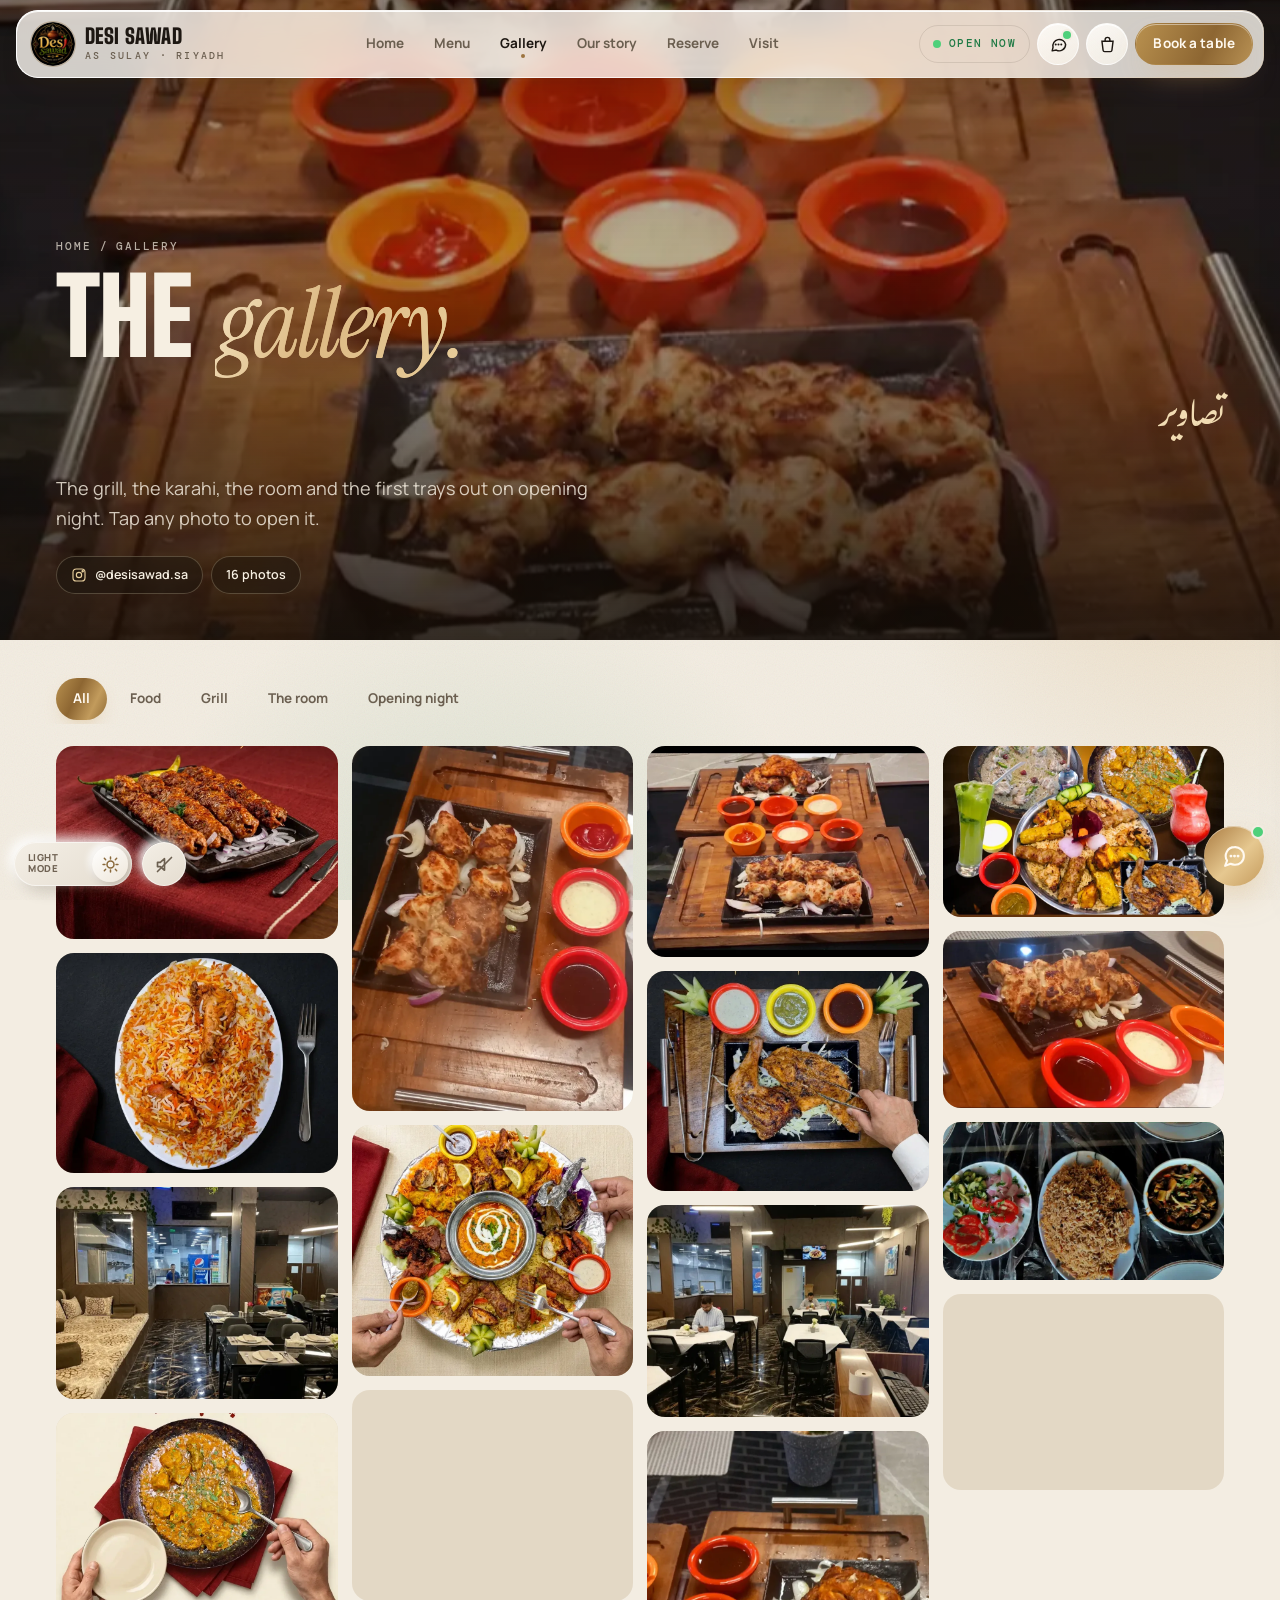
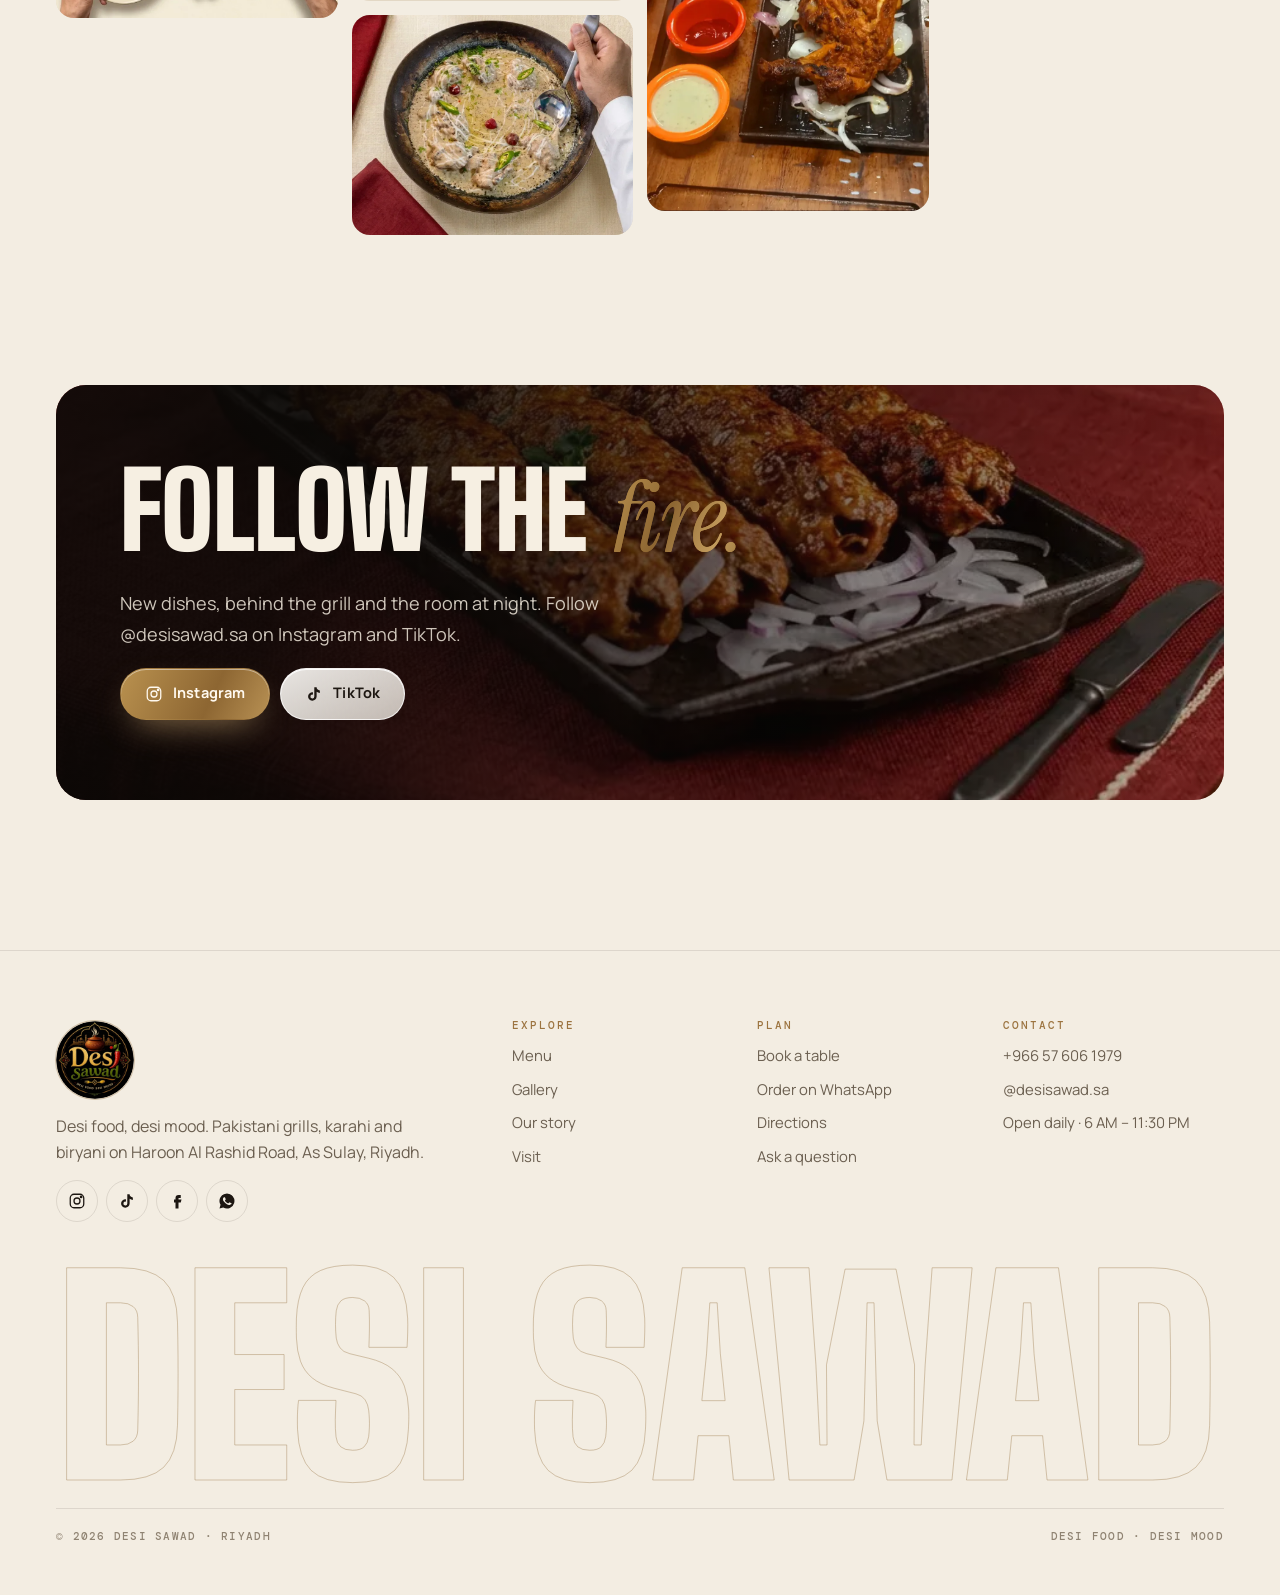
<file: gallery.html>
<!doctype html>
<html lang="en" data-theme="dark">
<head>
<meta charset="utf-8">
<meta name="viewport" content="width=device-width,initial-scale=1,viewport-fit=cover">
<title>Gallery — Desi Sawad | Food, Grill and the Room</title>
<meta name="description" content="Photos from Desi Sawad in As Sulay, Riyadh: seekh kebab, karahi, biryani, the majlis and opening night.">
<meta name="theme-color" content="#0b0a08">
<meta property="og:type" content="restaurant"><meta property="og:site_name" content="Desi Sawad">
<meta property="og:title" content="Gallery — Desi Sawad | Food, Grill and the Room"><meta property="og:description" content="Photos from Desi Sawad in As Sulay, Riyadh: seekh kebab, karahi, biryani, the majlis and opening night.">
<meta property="og:url" content="https://desi-sawad.vercel.app/gallery.html">
<meta property="og:image" content="https://desi-sawad.vercel.app/og-image.jpg"><meta property="og:image:secure_url" content="https://desi-sawad.vercel.app/og-image.jpg">
<meta property="og:image:type" content="image/jpeg"><meta property="og:image:width" content="1200"><meta property="og:image:height" content="630"><meta property="og:image:alt" content="Desi Sawad — desi food, desi mood. Pakistani restaurant in As Sulay, Riyadh">
<meta name="twitter:card" content="summary_large_image"><meta name="twitter:title" content="Gallery — Desi Sawad | Food, Grill and the Room"><meta name="twitter:description" content="Photos from Desi Sawad in As Sulay, Riyadh: seekh kebab, karahi, biryani, the majlis and opening night."><meta name="twitter:image" content="https://desi-sawad.vercel.app/og-image.jpg">
<link rel="canonical" href="https://desi-sawad.vercel.app/gallery.html">
<link rel="icon" type="image/png" href="favicon.png"><link rel="apple-touch-icon" href="apple-touch-icon.png"><link rel="manifest" href="manifest.json">
<link rel="preload" href="display-900-normal.woff2" as="font" type="font/woff2" crossorigin>
<link rel="preload" href="sans-500-normal.woff2" as="font" type="font/woff2" crossorigin>
<link rel="stylesheet" href="styles.css">
<script>(function(){var d=document.documentElement;d.classList.add('js');var t;try{t=localStorage.getItem('ds-theme')}catch(e){}if(!t)t=matchMedia('(prefers-color-scheme: light)').matches?'light':'dark';d.setAttribute('data-theme',t);document.querySelector('meta[name=theme-color]').content=t==='light'?'#f3ede2':'#0b0a08';try{if(sessionStorage.getItem('ds-pt'))d.classList.add('pt-on')}catch(e){}if(matchMedia('(prefers-reduced-motion: reduce)').matches)d.classList.remove('ld-on','pt-on')})();</script>
<script type="application/ld+json">{"@context":"https://schema.org","@type":"Restaurant","name":"Desi Sawad","slogan":"Desi Food, Desi Mood","servesCuisine":["Pakistani","Desi","BBQ"],"telephone":"+966576061979","image":"https://desi-sawad.vercel.app/og-image.jpg","url":"https://desi-sawad.vercel.app/","address":{"@type":"PostalAddress","streetAddress":"Sharah e Sahafa, Haroon Al Rashid Rd","addressLocality":"As Sulay, Riyadh","postalCode":"14263","addressCountry":"SA"},"openingHours":"Mo-Su 06:00-23:30","sameAs":["https://www.instagram.com/desisawad.sa/","https://www.tiktok.com/@desisawad.sa","https://www.facebook.com/desisawad.sa"]}</script>
</head>
<body data-page="gallery">
<a class="skip" href="#main">Skip to content</a>
<div class="amb" aria-hidden="true"><i></i><i></i><i></i></div><div class="grain" aria-hidden="true"></div>
<i class="sprog" aria-hidden="true"></i>
<div class="pt" aria-hidden="true"><div class="pt-bg"></div><div class="pt-in"><span class="pt-f"></span><div class="pt-w"></div></div><i class="pt-line"></i></div>
<header class="nav glass glass-edge">
  <a class="brand" href="index.html" aria-label="Desi Sawad home"><img src="logo.webp" alt="" width="44" height="44"><span class="brand-t"><b>Desi Sawad</b><small>As Sulay · Riyadh</small></span></a>
  <nav class="nav-links" aria-label="Main"><a href="index.html">Home</a><a href="menu.html">Menu</a><a href="gallery.html" aria-current="page">Gallery</a><a href="about.html">Our story</a><a href="reserve.html">Reserve</a><a href="contact.html">Visit</a></nav>
  <div class="nav-r">
    <span class="open-pill" data-open data-short><i class="dot"></i><span data-open-txt>Hours</span></span>
    <button class="icon-btn chat-ic" type="button" data-chat aria-label="Chat with us"><svg viewBox="0 0 24 24" fill="none" stroke="currentColor" stroke-width="1.8" stroke-linejoin="round"><path d="M21 12a8 8 0 0 1-11.8 7L4 20l1.1-4.5A8 8 0 1 1 21 12Z"/><path d="M8.5 12h.01M12 12h.01M15.5 12h.01" stroke-linecap="round" stroke-width="2.6"/></svg><i class="live-dot"></i></button>
    <button class="icon-btn" type="button" data-cart aria-label="Your order"><svg viewBox="0 0 24 24" fill="none" stroke="currentColor" stroke-width="1.8" stroke-linecap="round"><path d="M5 8h14l-1.4 11.2a2 2 0 0 1-2 1.8H8.4a2 2 0 0 1-2-1.8L5 8Z"/><path d="M9 8V6a3 3 0 0 1 6 0v2"/></svg><span class="cart-count" data-count>0</span></button>
    <a class="btn btn-gold btn-sm" href="reserve.html">Book a table</a>
    <button class="icon-btn burger" type="button" aria-label="Open menu" aria-expanded="false" aria-controls="msheet"><span></span><span></span></button>
  </div>
</header>
<div class="msheet" id="msheet" aria-hidden="true">
  <nav aria-label="Mobile"><a href="index.html"><small>01</small>Home<span class="u">گھر</span></a><a href="menu.html"><small>02</small>Menu<span class="u">مینو</span></a><a href="gallery.html" aria-current="page"><small>03</small>Gallery<span class="u">تصاویر</span></a><a href="about.html"><small>04</small>Our story<span class="u">کہانی</span></a><a href="reserve.html"><small>05</small>Reserve<span class="u">بکنگ</span></a><a href="contact.html"><small>06</small>Visit<span class="u">پتہ</span></a></nav>
  <div class="ms-foot">
    <div class="ms-row"><a class="btn btn-gold" href="menu.html"><svg viewBox="0 0 24 24" fill="none" stroke="currentColor" stroke-width="1.8" stroke-linecap="round"><path d="M5 8h14l-1.4 11.2a2 2 0 0 1-2 1.8H8.4a2 2 0 0 1-2-1.8L5 8Z"/><path d="M9 8V6a3 3 0 0 1 6 0v2"/></svg>Order now</a><a class="btn" href="tel:+966576061979"><svg viewBox="0 0 24 24" fill="none" stroke="currentColor" stroke-width="1.8"><path d="M5 4h4l2 5-2.5 1.5a11 11 0 0 0 5 5L15 13l5 2v4a2 2 0 0 1-2 2A16 16 0 0 1 3 6a2 2 0 0 1 2-2"/></svg>Call</a></div>
    <div class="ms-meta"><span class="live glass" data-open><i class="dot"></i><span data-open-txt>Hours</span></span><div class="socials"><a href="https://www.instagram.com/desisawad.sa/" target="_blank" rel="noopener" aria-label="Instagram"><svg viewBox="0 0 24 24" fill="none" stroke="currentColor" stroke-width="1.7"><rect x="3" y="3" width="18" height="18" rx="5"/><circle cx="12" cy="12" r="4"/><circle cx="17.5" cy="6.5" r="1" fill="currentColor"/></svg></a><a href="https://www.tiktok.com/@desisawad.sa" target="_blank" rel="noopener" aria-label="TikTok"><svg viewBox="0 0 24 24" fill="currentColor"><path d="M16.6 5.8A4.3 4.3 0 0 1 15.5 3h-3.1v12.4a2.6 2.6 0 1 1-1.8-2.5V9.7a5.7 5.7 0 1 0 4.9 5.7V9.1a7.3 7.3 0 0 0 4.3 1.4V7.4a4.3 4.3 0 0 1-3.2-1.6Z"/></svg></a><a href="https://www.facebook.com/desisawad.sa" target="_blank" rel="noopener" aria-label="Facebook"><svg viewBox="0 0 24 24" fill="currentColor"><path d="M14 8h3V4h-3a4 4 0 0 0-4 4v2H8v4h2v8h4v-8h3l1-4h-4V8.5c0-.3.2-.5.5-.5Z"/></svg></a><a href="https://wa.me/966576061979" target="_blank" rel="noopener" aria-label="WhatsApp"><svg viewBox="0 0 24 24" fill="currentColor"><path d="M12 2a10 10 0 0 0-8.6 15.1L2 22l5-1.3A10 10 0 1 0 12 2Zm5.5 14.1c-.2.6-1.3 1.2-1.8 1.2-.5.1-1 .1-3.3-.8-2.8-1.1-4.5-3.9-4.7-4.1-.1-.2-1.1-1.5-1.1-2.9s.7-2 1-2.3c.2-.3.5-.3.7-.3h.5c.2 0 .4 0 .6.5l.8 2c.1.2.1.4 0 .5l-.4.6-.4.4c-.1.2-.3.3-.1.6.2.3.8 1.3 1.7 2.1 1.2 1 2.1 1.3 2.4 1.5.3.1.5.1.6-.1l.9-1c.2-.3.4-.2.6-.1l1.9.9c.3.1.5.2.5.3.1.2.1.8-.2 1.4Z"/></svg></a></div></div>
  </div>
</div>
<div class="ctrl">
  <button class="tpill" type="button" data-theme-toggle role="switch" aria-checked="true" aria-label="Dark mode">
    <span class="tpill-lab tpill-lab--l">Light<br>mode</span>
    <span class="tpill-lab tpill-lab--d">Dark<br>mode</span>
    <span class="tpill-k" aria-hidden="true">
      <svg class="tpill-sun" viewBox="0 0 24 24" fill="none" stroke="currentColor" stroke-width="1.9" stroke-linecap="round"><circle cx="12" cy="12" r="4.4"/><path d="M12 2.6v2.4M12 19v2.4M4.2 4.2l1.7 1.7M18.1 18.1l1.7 1.7M2.6 12H5M19 12h2.4M4.2 19.8l1.7-1.7M18.1 5.9l1.7-1.7"/></svg>
      <svg class="tpill-moon" viewBox="0 0 24 24" fill="none" stroke="currentColor" stroke-width="1.9" stroke-linecap="round" stroke-linejoin="round"><path d="M20.5 14.2A8.6 8.6 0 1 1 10.4 3.6a6.8 6.8 0 0 0 10.1 10.6z"/><path d="M16.6 4.4l.5 1.3 1.3.5-1.3.5-.5 1.3-.5-1.3-1.3-.5 1.3-.5z"/></svg>
    </span>
  </button>
  <button class="sbtn" type="button" data-sound-toggle aria-pressed="false" aria-label="Sound off">
    <svg viewBox="0 0 24 24" fill="none" stroke="currentColor" stroke-width="1.9" stroke-linecap="round" stroke-linejoin="round"><path d="M4 9.5h3.2L12 5.4v13.2L7.2 14.5H4z"/><path class="wv wv1" d="M15.4 9.6a3.4 3.4 0 0 1 0 4.8"/><path class="wv wv2" d="M17.9 7.1a6.9 6.9 0 0 1 0 9.8"/><path class="slash" d="M4 20 20 4"/></svg>
  </button>
</div>
<button class="ai-fab" type="button" data-chat aria-label="Chat with Desi Sawad">
  <svg viewBox="0 0 24 24" fill="none" stroke="currentColor" stroke-width="2" stroke-linecap="round" stroke-linejoin="round"><path d="M21 11.5a8.4 8.4 0 0 1-9 8.4 8.5 8.5 0 0 1-3.8-.9L3 21l1.9-5.1A8.4 8.4 0 0 1 12 3a8.4 8.4 0 0 1 9 8.5z"/><path d="M8.6 11.6h.01M12 11.6h.01M15.4 11.6h.01" stroke-width="2.8"/></svg>
  <span class="ai-dot"></span><span class="ai-tip">Ask us anything</span>
</button>
<main id="main">
<section class="phero">
  <div class="bgimg"><img src="sizzler-table.webp" alt="" style="object-position:50% 50%"></div>
  <div class="wrap">
    <div class="crumbs" data-rv data-hero><a href="index.html">Home</a><span>/</span><span>Gallery</span></div>
    <h1 class="h-lg" data-split data-hero>The <em>gallery.</em></h1>
    <p class="urdu" data-rv data-hero style="--d:.25s">تصاویر</p>
    <p class="lede" data-rv data-hero style="--d:.35s">The grill, the karahi, the room and the first trays out on opening night. Tap any photo to open it.</p>
    <div class="phero-chips" data-rv data-hero style="--d:.45s"><a class="chip" href="https://www.instagram.com/desisawad.sa/" target="_blank" rel="noopener"><svg viewBox="0 0 24 24" fill="none" stroke="currentColor" stroke-width="1.7"><rect x="3" y="3" width="18" height="18" rx="5"/><circle cx="12" cy="12" r="4"/><circle cx="17.5" cy="6.5" r="1" fill="currentColor"/></svg>@desisawad.sa</a><span class="chip">16 photos</span></div>
  </div>
</section>
<section class="sec" style="padding-top:34px">
  <div class="wrap">
    <div class="filters" id="filters" role="tablist" aria-label="Filter photos"><button class="cat" type="button" data-f="all" aria-selected="true">All</button><button class="cat" type="button" data-f="food" aria-selected="false">Food</button><button class="cat" type="button" data-f="grill" aria-selected="false">Grill</button><button class="cat" type="button" data-f="room" aria-selected="false">The room</button><button class="cat" type="button" data-f="opening" aria-selected="false">Opening night</button></div>
    <div class="masonry" id="masonry"></div>
  </div>
</section>
<section class="sec" style="padding-top:0"><div class="wrap"><div class="cta" data-rv="scale">
  <div class="bgimg"><img src="seekh-kebab.webp" alt="" loading="lazy"></div>
  <h2 class="h-lg" data-split>Follow the <em>fire.</em></h2><p class="lede">New dishes, behind the grill and the room at night. Follow @desisawad.sa on Instagram and TikTok.</p><div class="cta-row"><a class="btn btn-gold" href="https://www.instagram.com/desisawad.sa/" target="_blank" rel="noopener"><svg viewBox="0 0 24 24" fill="none" stroke="currentColor" stroke-width="1.7"><rect x="3" y="3" width="18" height="18" rx="5"/><circle cx="12" cy="12" r="4"/><circle cx="17.5" cy="6.5" r="1" fill="currentColor"/></svg>Instagram</a><a class="btn" href="https://www.tiktok.com/@desisawad.sa" target="_blank" rel="noopener"><svg viewBox="0 0 24 24" fill="currentColor"><path d="M16.6 5.8A4.3 4.3 0 0 1 15.5 3h-3.1v12.4a2.6 2.6 0 1 1-1.8-2.5V9.7a5.7 5.7 0 1 0 4.9 5.7V9.1a7.3 7.3 0 0 0 4.3 1.4V7.4a4.3 4.3 0 0 1-3.2-1.6Z"/></svg>TikTok</a></div>
</div></div></section>
</main>
<footer class="foot">
  <div class="wrap">
    <div class="foot-g">
      <div class="foot-brand"><img src="logo.webp" alt="Desi Sawad" loading="lazy" width="78" height="78"><p>Desi food, desi mood. Pakistani grills, karahi and biryani on Haroon Al Rashid Road, As Sulay, Riyadh.</p><div class="socials"><a href="https://www.instagram.com/desisawad.sa/" target="_blank" rel="noopener" aria-label="Instagram"><svg viewBox="0 0 24 24" fill="none" stroke="currentColor" stroke-width="1.7"><rect x="3" y="3" width="18" height="18" rx="5"/><circle cx="12" cy="12" r="4"/><circle cx="17.5" cy="6.5" r="1" fill="currentColor"/></svg></a><a href="https://www.tiktok.com/@desisawad.sa" target="_blank" rel="noopener" aria-label="TikTok"><svg viewBox="0 0 24 24" fill="currentColor"><path d="M16.6 5.8A4.3 4.3 0 0 1 15.5 3h-3.1v12.4a2.6 2.6 0 1 1-1.8-2.5V9.7a5.7 5.7 0 1 0 4.9 5.7V9.1a7.3 7.3 0 0 0 4.3 1.4V7.4a4.3 4.3 0 0 1-3.2-1.6Z"/></svg></a><a href="https://www.facebook.com/desisawad.sa" target="_blank" rel="noopener" aria-label="Facebook"><svg viewBox="0 0 24 24" fill="currentColor"><path d="M14 8h3V4h-3a4 4 0 0 0-4 4v2H8v4h2v8h4v-8h3l1-4h-4V8.5c0-.3.2-.5.5-.5Z"/></svg></a><a href="https://wa.me/966576061979" target="_blank" rel="noopener" aria-label="WhatsApp"><svg viewBox="0 0 24 24" fill="currentColor"><path d="M12 2a10 10 0 0 0-8.6 15.1L2 22l5-1.3A10 10 0 1 0 12 2Zm5.5 14.1c-.2.6-1.3 1.2-1.8 1.2-.5.1-1 .1-3.3-.8-2.8-1.1-4.5-3.9-4.7-4.1-.1-.2-1.1-1.5-1.1-2.9s.7-2 1-2.3c.2-.3.5-.3.7-.3h.5c.2 0 .4 0 .6.5l.8 2c.1.2.1.4 0 .5l-.4.6-.4.4c-.1.2-.3.3-.1.6.2.3.8 1.3 1.7 2.1 1.2 1 2.1 1.3 2.4 1.5.3.1.5.1.6-.1l.9-1c.2-.3.4-.2.6-.1l1.9.9c.3.1.5.2.5.3.1.2.1.8-.2 1.4Z"/></svg></a></div></div>
      <div class="foot-cols">
        <div><h4>Explore</h4><ul><li><a href="menu.html">Menu</a></li><li><a href="gallery.html">Gallery</a></li><li><a href="about.html">Our story</a></li><li><a href="contact.html">Visit</a></li></ul></div>
        <div><h4>Plan</h4><ul><li><a href="reserve.html">Book a table</a></li><li><a href="menu.html">Order on WhatsApp</a></li><li><a href="https://www.google.com/maps/search/?api=1&query=Desi+Sawad+Restaurant+Haroon+Al+Rashid+Rd+As+Sulay+Riyadh" target="_blank" rel="noopener">Directions</a></li><li><button type="button" data-chat>Ask a question</button></li></ul></div>
        <div><h4>Contact</h4><ul><li><a href="tel:+966576061979">+966 57 606 1979</a></li><li><a href="https://www.instagram.com/desisawad.sa/" target="_blank" rel="noopener">@desisawad.sa</a></li><li>Open daily · 6 AM – 11:30 PM</li></ul></div>
      </div>
    </div>
    <div class="foot-mark" aria-hidden="true"><span class="fm-o">Desi Sawad</span><span class="fm-f">Desi Sawad</span></div>
    <div class="foot-meta"><span>© <span data-year>2026</span> Desi Sawad · Riyadh</span><span>Desi food · Desi mood</span></div>
  </div>
</footer>
<div class="scrim"></div>
<aside class="drawer" id="cart" aria-label="Your order" aria-hidden="true">
  <i class="grab"></i>
  <div class="dr-h"><div><b>Your order</b><small id="cartSub">Nothing yet</small></div><button class="icon-btn" type="button" data-close-cart aria-label="Close"><svg viewBox="0 0 24 24" fill="none" stroke="currentColor" stroke-width="2" stroke-linecap="round"><path d="M6 6l12 12M18 6 6 18"/></svg></button></div>
  <div class="dr-b"><div id="cartItems"></div>
    <form class="order-form" id="orderForm" novalidate hidden>
      <div class="field"><span class="flabel">How do you want it?</span><div class="seg"><label><input type="radio" name="otype" value="Takeaway" checked><span>Takeaway</span></label><label><input type="radio" name="otype" value="Delivery"><span>Delivery</span></label><label><input type="radio" name="otype" value="Dine-in"><span>Dine-in</span></label></div></div>
      <div class="f2"><div class="field"><label for="oName">Name</label><input class="inp" id="oName" name="name" autocomplete="name" placeholder="Your name"></div>
      <div class="field"><label for="oPhone">Phone</label><input class="inp" id="oPhone" name="phone" type="tel" autocomplete="tel" placeholder="05X XXX XXXX"></div></div>
      <div class="field" id="addrF" hidden><label for="oAddr">Delivery address</label><input class="inp" id="oAddr" name="addr" autocomplete="street-address" placeholder="District, street, building"></div>
      <div class="field"><label for="oNote">Notes</label><input class="inp" id="oNote" name="note" placeholder="Spice level, extra dips…"></div>
    </form>
  </div>
  <div class="dr-f" id="cartFoot" hidden>
    <button class="btn btn-wa btn-block" type="submit" form="orderForm"><svg viewBox="0 0 24 24" fill="currentColor"><path d="M12 2a10 10 0 0 0-8.6 15.1L2 22l5-1.3A10 10 0 1 0 12 2Zm5.5 14.1c-.2.6-1.3 1.2-1.8 1.2-.5.1-1 .1-3.3-.8-2.8-1.1-4.5-3.9-4.7-4.1-.1-.2-1.1-1.5-1.1-2.9s.7-2 1-2.3c.2-.3.5-.3.7-.3h.5c.2 0 .4 0 .6.5l.8 2c.1.2.1.4 0 .5l-.4.6-.4.4c-.1.2-.3.3-.1.6.2.3.8 1.3 1.7 2.1 1.2 1 2.1 1.3 2.4 1.5.3.1.5.1.6-.1l.9-1c.2-.3.4-.2.6-.1l1.9.9c.3.1.5.2.5.3.1.2.1.8-.2 1.4Z"/></svg>Send order on WhatsApp</button>
    <p class="fine">We reply with today’s prices and your total before we cook.</p>
  </div>
</aside>
<section class="chat" id="chat" aria-label="Desi Sawad concierge" aria-hidden="true">
  <div class="chat-h"><span class="av"><img src="logo.webp" alt=""></span><div class="who"><b>Desi Sawad</b><small>Concierge · replies instantly</small></div>
    <div class="acts"><button class="icon-btn" type="button" data-reset-chat aria-label="Start over"><svg viewBox="0 0 24 24" fill="none" stroke="currentColor" stroke-width="1.8" stroke-linecap="round" stroke-linejoin="round"><path d="M3 12a9 9 0 1 0 3-6.7L3 8"/><path d="M3 3v5h5"/></svg></button><button class="icon-btn" type="button" data-close-chat aria-label="Close chat"><svg viewBox="0 0 24 24" fill="none" stroke="currentColor" stroke-width="2" stroke-linecap="round"><path d="M6 6l12 12M18 6 6 18"/></svg></button></div></div>
  <div class="chat-b" id="chatB" aria-live="polite"></div>
  <div class="chips" id="chips"><button type="button">Timings</button><button type="button">Menu</button><button type="button">Book a table</button><button type="button">Delivery</button><button type="button">Location</button><button type="button">Majlis seating</button><button type="button">Prices</button></div>
  <form class="chat-f" id="chatF"><div class="in"><input id="chatI" placeholder="Ask in English or Roman Urdu…" autocomplete="off" aria-label="Your message"><button type="submit" aria-label="Send"><svg viewBox="0 0 24 24" fill="none" stroke="currentColor" stroke-width="2.2" stroke-linecap="round" stroke-linejoin="round"><path d="M5 12h14M13 6l6 6-6 6"/></svg></button></div></form>
</section>
<div class="lb" id="lb" aria-hidden="true" role="dialog" aria-label="Photo viewer">
  <div class="lb-top"><span class="mono" id="lbN">01 / 16</span><button class="icon-btn" type="button" data-close-lb aria-label="Close"><svg viewBox="0 0 24 24" fill="none" stroke="currentColor" stroke-width="2" stroke-linecap="round"><path d="M6 6l12 12M18 6 6 18"/></svg></button></div>
  <div class="lb-stage"><button class="icon-btn lb-nav lb-prev" type="button" aria-label="Previous"><svg viewBox="0 0 24 24" fill="none" stroke="currentColor" stroke-width="2" stroke-linecap="round" stroke-linejoin="round"><path d="M19 12H5M11 6l-6 6 6 6"/></svg></button><img src="logo.webp" alt=""><button class="icon-btn lb-nav lb-next" type="button" aria-label="Next"><svg viewBox="0 0 24 24" fill="none" stroke="currentColor" stroke-width="2" stroke-linecap="round" stroke-linejoin="round"><path d="M5 12h14M13 6l6 6-6 6"/></svg></button></div>
  <div><div class="lb-thumbs"></div><div class="lb-cap"><b></b><span></span></div></div>
</div>
<div class="toast glass" id="toast" role="status"></div>
<script src="lenis.min.js"></script>
<script src="data.js"></script>
<script src="app.js"></script>
</body>
</html>
</file>
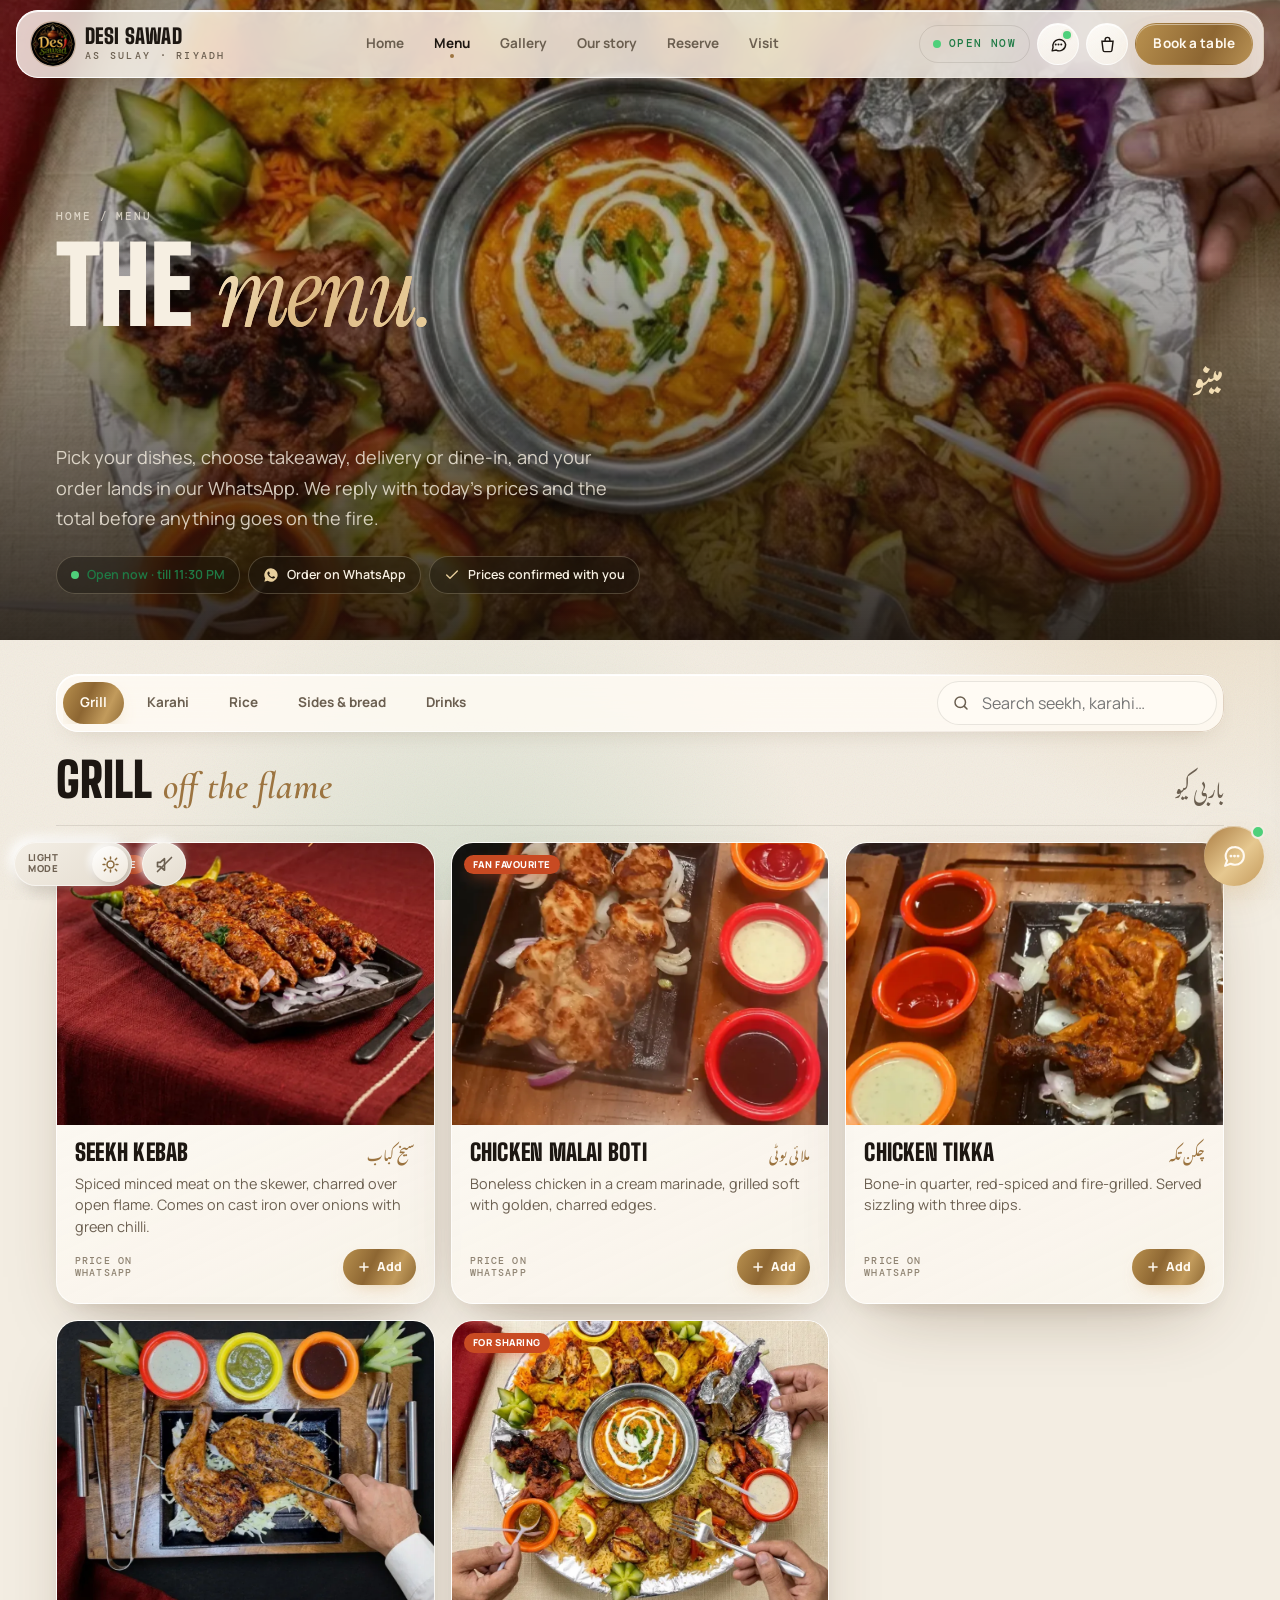
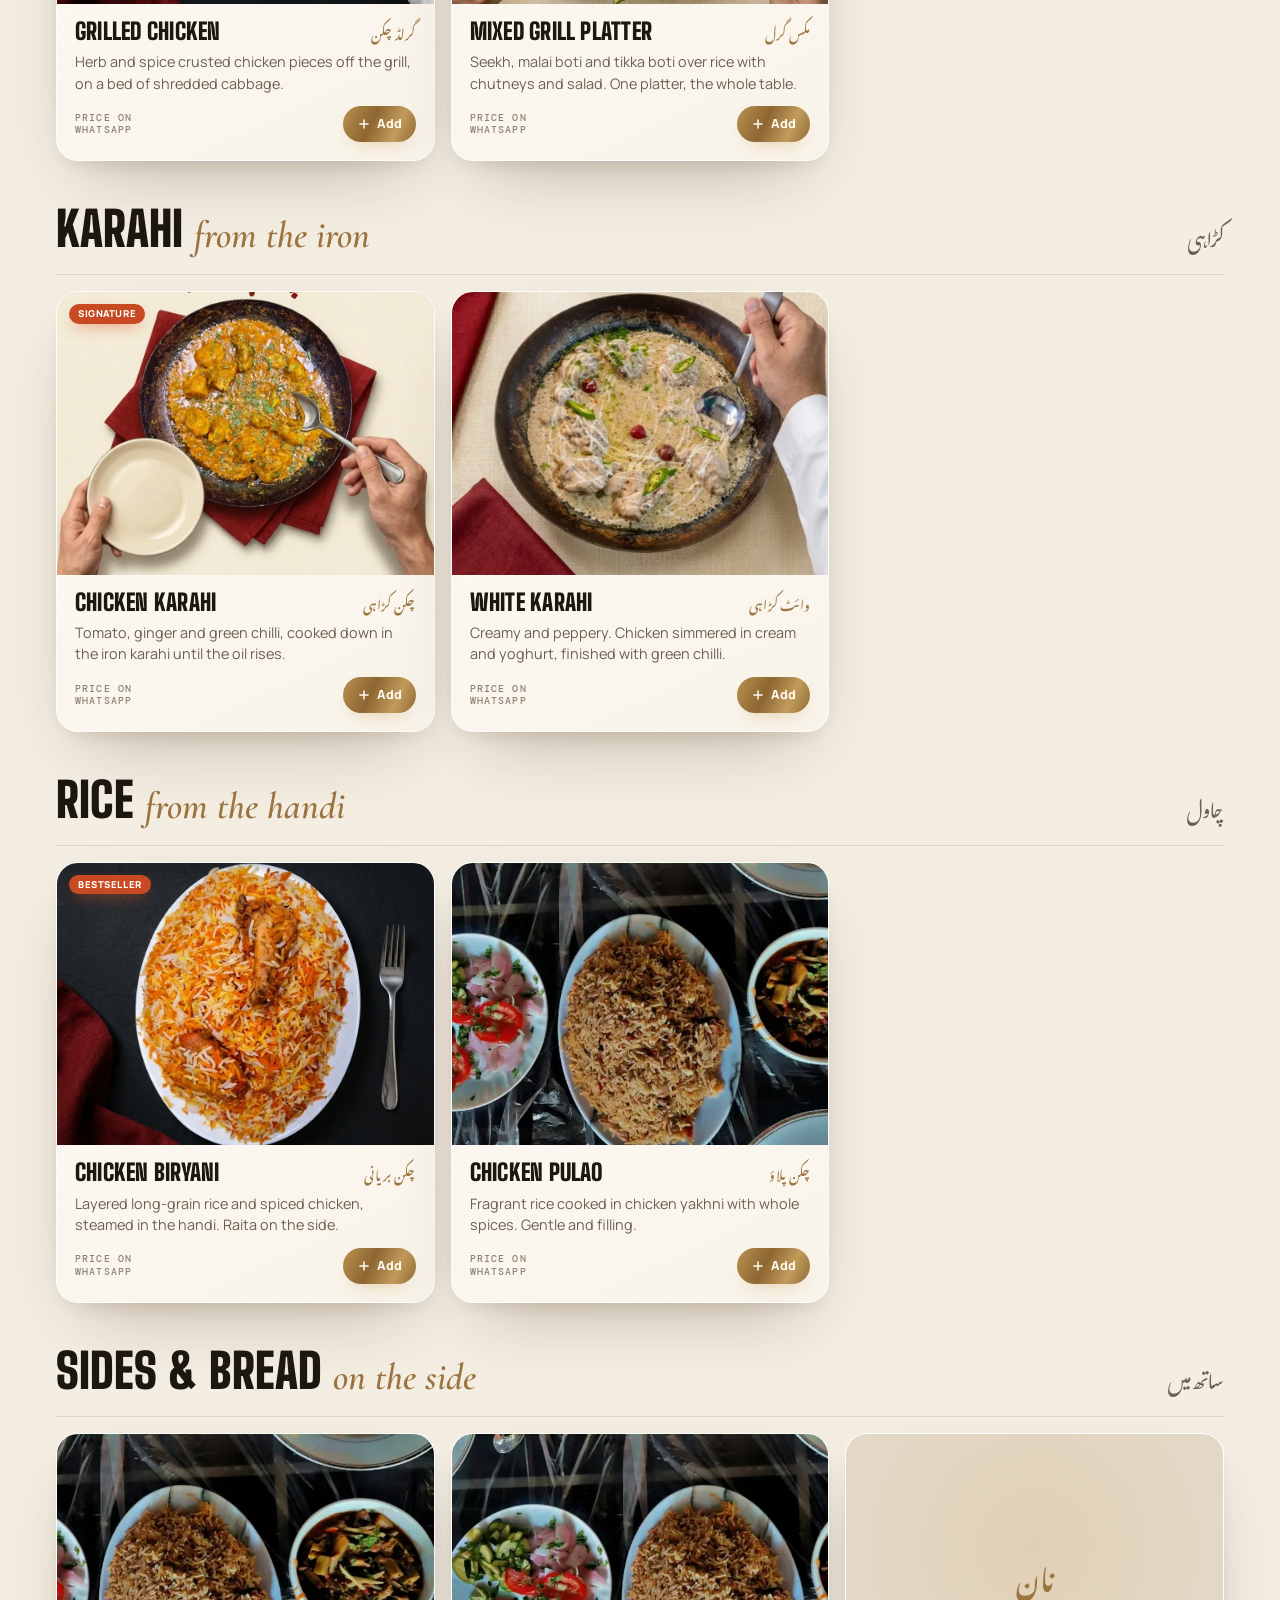
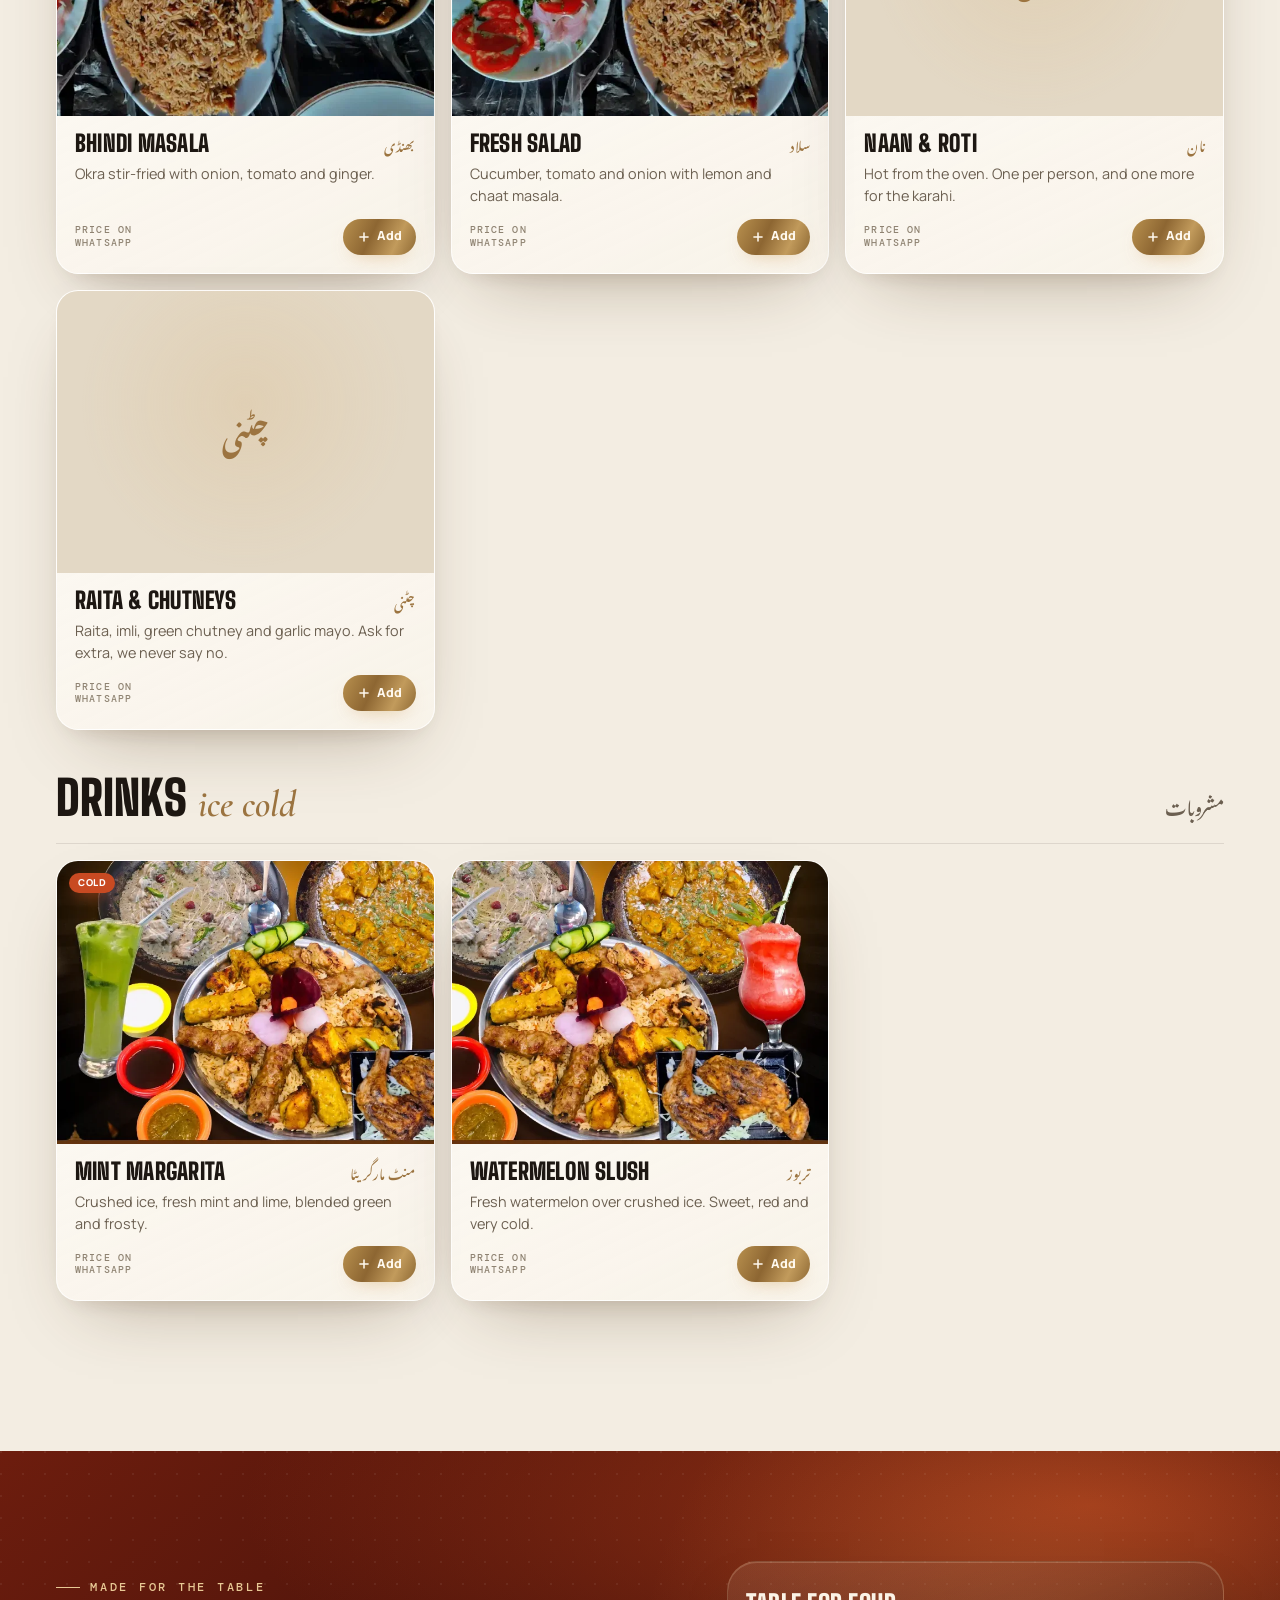
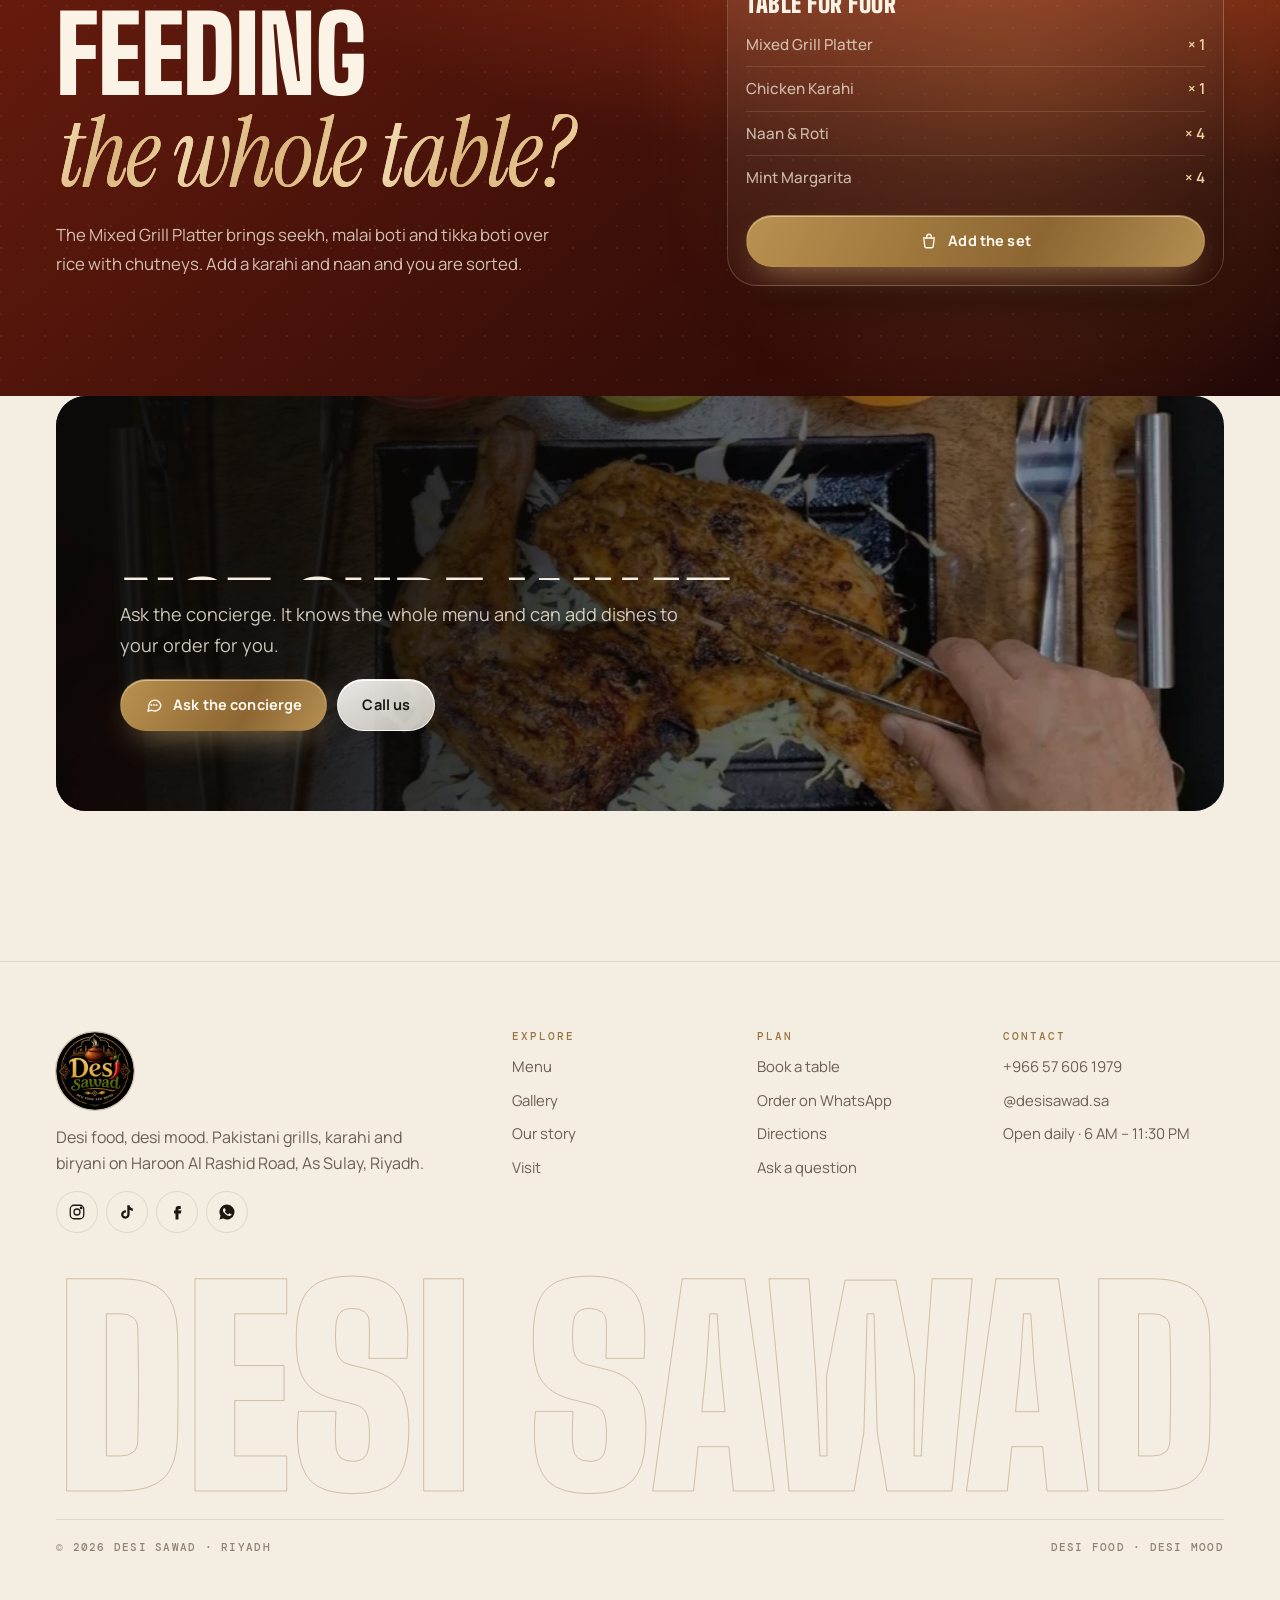
<file: menu.html>
<!doctype html>
<html lang="en" data-theme="dark">
<head>
<meta charset="utf-8">
<meta name="viewport" content="width=device-width,initial-scale=1,viewport-fit=cover">
<title>Menu — Desi Sawad | Seekh, Karahi, Biryani in As Sulay, Riyadh</title>
<meta name="description" content="The Desi Sawad menu: seekh kebab, malai boti, chicken tikka, chicken and white karahi, biryani, pulao and cold drinks. Order on WhatsApp.">
<meta name="theme-color" content="#0b0a08">
<meta property="og:type" content="restaurant"><meta property="og:site_name" content="Desi Sawad">
<meta property="og:title" content="Menu — Desi Sawad | Seekh, Karahi, Biryani in As Sulay, Riyadh"><meta property="og:description" content="The Desi Sawad menu: seekh kebab, malai boti, chicken tikka, chicken and white karahi, biryani, pulao and cold drinks. Order on WhatsApp.">
<meta property="og:url" content="https://desi-sawad.vercel.app/menu.html">
<meta property="og:image" content="https://desi-sawad.vercel.app/og-image.jpg"><meta property="og:image:secure_url" content="https://desi-sawad.vercel.app/og-image.jpg">
<meta property="og:image:type" content="image/jpeg"><meta property="og:image:width" content="1200"><meta property="og:image:height" content="630"><meta property="og:image:alt" content="Desi Sawad — desi food, desi mood. Pakistani restaurant in As Sulay, Riyadh">
<meta name="twitter:card" content="summary_large_image"><meta name="twitter:title" content="Menu — Desi Sawad | Seekh, Karahi, Biryani in As Sulay, Riyadh"><meta name="twitter:description" content="The Desi Sawad menu: seekh kebab, malai boti, chicken tikka, chicken and white karahi, biryani, pulao and cold drinks. Order on WhatsApp."><meta name="twitter:image" content="https://desi-sawad.vercel.app/og-image.jpg">
<link rel="canonical" href="https://desi-sawad.vercel.app/menu.html">
<link rel="icon" type="image/png" href="favicon.png"><link rel="apple-touch-icon" href="apple-touch-icon.png"><link rel="manifest" href="manifest.json">
<link rel="preload" href="display-900-normal.woff2" as="font" type="font/woff2" crossorigin>
<link rel="preload" href="sans-500-normal.woff2" as="font" type="font/woff2" crossorigin>
<link rel="stylesheet" href="styles.css">
<script>(function(){var d=document.documentElement;d.classList.add('js');var t;try{t=localStorage.getItem('ds-theme')}catch(e){}if(!t)t=matchMedia('(prefers-color-scheme: light)').matches?'light':'dark';d.setAttribute('data-theme',t);document.querySelector('meta[name=theme-color]').content=t==='light'?'#f3ede2':'#0b0a08';try{if(sessionStorage.getItem('ds-pt'))d.classList.add('pt-on')}catch(e){}if(matchMedia('(prefers-reduced-motion: reduce)').matches)d.classList.remove('ld-on','pt-on')})();</script>
<script type="application/ld+json">{"@context":"https://schema.org","@type":"Restaurant","name":"Desi Sawad","slogan":"Desi Food, Desi Mood","servesCuisine":["Pakistani","Desi","BBQ"],"telephone":"+966576061979","image":"https://desi-sawad.vercel.app/og-image.jpg","url":"https://desi-sawad.vercel.app/","address":{"@type":"PostalAddress","streetAddress":"Sharah e Sahafa, Haroon Al Rashid Rd","addressLocality":"As Sulay, Riyadh","postalCode":"14263","addressCountry":"SA"},"openingHours":"Mo-Su 06:00-23:30","sameAs":["https://www.instagram.com/desisawad.sa/","https://www.tiktok.com/@desisawad.sa","https://www.facebook.com/desisawad.sa"]}</script>
</head>
<body data-page="menu">
<a class="skip" href="#main">Skip to content</a>
<div class="amb" aria-hidden="true"><i></i><i></i><i></i></div><div class="grain" aria-hidden="true"></div>
<i class="sprog" aria-hidden="true"></i>
<div class="pt" aria-hidden="true"><div class="pt-bg"></div><div class="pt-in"><span class="pt-f"></span><div class="pt-w"></div></div><i class="pt-line"></i></div>
<header class="nav glass glass-edge">
  <a class="brand" href="index.html" aria-label="Desi Sawad home"><img src="logo.webp" alt="" width="44" height="44"><span class="brand-t"><b>Desi Sawad</b><small>As Sulay · Riyadh</small></span></a>
  <nav class="nav-links" aria-label="Main"><a href="index.html">Home</a><a href="menu.html" aria-current="page">Menu</a><a href="gallery.html">Gallery</a><a href="about.html">Our story</a><a href="reserve.html">Reserve</a><a href="contact.html">Visit</a></nav>
  <div class="nav-r">
    <span class="open-pill" data-open data-short><i class="dot"></i><span data-open-txt>Hours</span></span>
    <button class="icon-btn chat-ic" type="button" data-chat aria-label="Chat with us"><svg viewBox="0 0 24 24" fill="none" stroke="currentColor" stroke-width="1.8" stroke-linejoin="round"><path d="M21 12a8 8 0 0 1-11.8 7L4 20l1.1-4.5A8 8 0 1 1 21 12Z"/><path d="M8.5 12h.01M12 12h.01M15.5 12h.01" stroke-linecap="round" stroke-width="2.6"/></svg><i class="live-dot"></i></button>
    <button class="icon-btn" type="button" data-cart aria-label="Your order"><svg viewBox="0 0 24 24" fill="none" stroke="currentColor" stroke-width="1.8" stroke-linecap="round"><path d="M5 8h14l-1.4 11.2a2 2 0 0 1-2 1.8H8.4a2 2 0 0 1-2-1.8L5 8Z"/><path d="M9 8V6a3 3 0 0 1 6 0v2"/></svg><span class="cart-count" data-count>0</span></button>
    <a class="btn btn-gold btn-sm" href="reserve.html">Book a table</a>
    <button class="icon-btn burger" type="button" aria-label="Open menu" aria-expanded="false" aria-controls="msheet"><span></span><span></span></button>
  </div>
</header>
<div class="msheet" id="msheet" aria-hidden="true">
  <nav aria-label="Mobile"><a href="index.html"><small>01</small>Home<span class="u">گھر</span></a><a href="menu.html" aria-current="page"><small>02</small>Menu<span class="u">مینو</span></a><a href="gallery.html"><small>03</small>Gallery<span class="u">تصاویر</span></a><a href="about.html"><small>04</small>Our story<span class="u">کہانی</span></a><a href="reserve.html"><small>05</small>Reserve<span class="u">بکنگ</span></a><a href="contact.html"><small>06</small>Visit<span class="u">پتہ</span></a></nav>
  <div class="ms-foot">
    <div class="ms-row"><a class="btn btn-gold" href="menu.html"><svg viewBox="0 0 24 24" fill="none" stroke="currentColor" stroke-width="1.8" stroke-linecap="round"><path d="M5 8h14l-1.4 11.2a2 2 0 0 1-2 1.8H8.4a2 2 0 0 1-2-1.8L5 8Z"/><path d="M9 8V6a3 3 0 0 1 6 0v2"/></svg>Order now</a><a class="btn" href="tel:+966576061979"><svg viewBox="0 0 24 24" fill="none" stroke="currentColor" stroke-width="1.8"><path d="M5 4h4l2 5-2.5 1.5a11 11 0 0 0 5 5L15 13l5 2v4a2 2 0 0 1-2 2A16 16 0 0 1 3 6a2 2 0 0 1 2-2"/></svg>Call</a></div>
    <div class="ms-meta"><span class="live glass" data-open><i class="dot"></i><span data-open-txt>Hours</span></span><div class="socials"><a href="https://www.instagram.com/desisawad.sa/" target="_blank" rel="noopener" aria-label="Instagram"><svg viewBox="0 0 24 24" fill="none" stroke="currentColor" stroke-width="1.7"><rect x="3" y="3" width="18" height="18" rx="5"/><circle cx="12" cy="12" r="4"/><circle cx="17.5" cy="6.5" r="1" fill="currentColor"/></svg></a><a href="https://www.tiktok.com/@desisawad.sa" target="_blank" rel="noopener" aria-label="TikTok"><svg viewBox="0 0 24 24" fill="currentColor"><path d="M16.6 5.8A4.3 4.3 0 0 1 15.5 3h-3.1v12.4a2.6 2.6 0 1 1-1.8-2.5V9.7a5.7 5.7 0 1 0 4.9 5.7V9.1a7.3 7.3 0 0 0 4.3 1.4V7.4a4.3 4.3 0 0 1-3.2-1.6Z"/></svg></a><a href="https://www.facebook.com/desisawad.sa" target="_blank" rel="noopener" aria-label="Facebook"><svg viewBox="0 0 24 24" fill="currentColor"><path d="M14 8h3V4h-3a4 4 0 0 0-4 4v2H8v4h2v8h4v-8h3l1-4h-4V8.5c0-.3.2-.5.5-.5Z"/></svg></a><a href="https://wa.me/966576061979" target="_blank" rel="noopener" aria-label="WhatsApp"><svg viewBox="0 0 24 24" fill="currentColor"><path d="M12 2a10 10 0 0 0-8.6 15.1L2 22l5-1.3A10 10 0 1 0 12 2Zm5.5 14.1c-.2.6-1.3 1.2-1.8 1.2-.5.1-1 .1-3.3-.8-2.8-1.1-4.5-3.9-4.7-4.1-.1-.2-1.1-1.5-1.1-2.9s.7-2 1-2.3c.2-.3.5-.3.7-.3h.5c.2 0 .4 0 .6.5l.8 2c.1.2.1.4 0 .5l-.4.6-.4.4c-.1.2-.3.3-.1.6.2.3.8 1.3 1.7 2.1 1.2 1 2.1 1.3 2.4 1.5.3.1.5.1.6-.1l.9-1c.2-.3.4-.2.6-.1l1.9.9c.3.1.5.2.5.3.1.2.1.8-.2 1.4Z"/></svg></a></div></div>
  </div>
</div>
<div class="ctrl">
  <button class="tpill" type="button" data-theme-toggle role="switch" aria-checked="true" aria-label="Dark mode">
    <span class="tpill-lab tpill-lab--l">Light<br>mode</span>
    <span class="tpill-lab tpill-lab--d">Dark<br>mode</span>
    <span class="tpill-k" aria-hidden="true">
      <svg class="tpill-sun" viewBox="0 0 24 24" fill="none" stroke="currentColor" stroke-width="1.9" stroke-linecap="round"><circle cx="12" cy="12" r="4.4"/><path d="M12 2.6v2.4M12 19v2.4M4.2 4.2l1.7 1.7M18.1 18.1l1.7 1.7M2.6 12H5M19 12h2.4M4.2 19.8l1.7-1.7M18.1 5.9l1.7-1.7"/></svg>
      <svg class="tpill-moon" viewBox="0 0 24 24" fill="none" stroke="currentColor" stroke-width="1.9" stroke-linecap="round" stroke-linejoin="round"><path d="M20.5 14.2A8.6 8.6 0 1 1 10.4 3.6a6.8 6.8 0 0 0 10.1 10.6z"/><path d="M16.6 4.4l.5 1.3 1.3.5-1.3.5-.5 1.3-.5-1.3-1.3-.5 1.3-.5z"/></svg>
    </span>
  </button>
  <button class="sbtn" type="button" data-sound-toggle aria-pressed="false" aria-label="Sound off">
    <svg viewBox="0 0 24 24" fill="none" stroke="currentColor" stroke-width="1.9" stroke-linecap="round" stroke-linejoin="round"><path d="M4 9.5h3.2L12 5.4v13.2L7.2 14.5H4z"/><path class="wv wv1" d="M15.4 9.6a3.4 3.4 0 0 1 0 4.8"/><path class="wv wv2" d="M17.9 7.1a6.9 6.9 0 0 1 0 9.8"/><path class="slash" d="M4 20 20 4"/></svg>
  </button>
</div>
<button class="ai-fab" type="button" data-chat aria-label="Chat with Desi Sawad">
  <svg viewBox="0 0 24 24" fill="none" stroke="currentColor" stroke-width="2" stroke-linecap="round" stroke-linejoin="round"><path d="M21 11.5a8.4 8.4 0 0 1-9 8.4 8.5 8.5 0 0 1-3.8-.9L3 21l1.9-5.1A8.4 8.4 0 0 1 12 3a8.4 8.4 0 0 1 9 8.5z"/><path d="M8.6 11.6h.01M12 11.6h.01M15.4 11.6h.01" stroke-width="2.8"/></svg>
  <span class="ai-dot"></span><span class="ai-tip">Ask us anything</span>
</button>
<main id="main">
<section class="phero">
  <div class="bgimg"><img src="platter.webp" alt="" style="object-position:50% 40%"></div>
  <div class="wrap">
    <div class="crumbs" data-rv data-hero><a href="index.html">Home</a><span>/</span><span>Menu</span></div>
    <h1 class="h-lg" data-split data-hero>The <em>menu.</em></h1>
    <p class="urdu" data-rv data-hero style="--d:.25s">مینو</p>
    <p class="lede" data-rv data-hero style="--d:.35s">Pick your dishes, choose takeaway, delivery or dine-in, and your order lands in our WhatsApp. We reply with today’s prices and the total before anything goes on the fire.</p>
    <div class="phero-chips" data-rv data-hero style="--d:.45s"><span class="chip" data-open><i class="dot"></i><span data-open-txt>Hours</span></span><span class="chip"><svg viewBox="0 0 24 24" fill="currentColor"><path d="M12 2a10 10 0 0 0-8.6 15.1L2 22l5-1.3A10 10 0 1 0 12 2Zm5.5 14.1c-.2.6-1.3 1.2-1.8 1.2-.5.1-1 .1-3.3-.8-2.8-1.1-4.5-3.9-4.7-4.1-.1-.2-1.1-1.5-1.1-2.9s.7-2 1-2.3c.2-.3.5-.3.7-.3h.5c.2 0 .4 0 .6.5l.8 2c.1.2.1.4 0 .5l-.4.6-.4.4c-.1.2-.3.3-.1.6.2.3.8 1.3 1.7 2.1 1.2 1 2.1 1.3 2.4 1.5.3.1.5.1.6-.1l.9-1c.2-.3.4-.2.6-.1l1.9.9c.3.1.5.2.5.3.1.2.1.8-.2 1.4Z"/></svg>Order on WhatsApp</span><span class="chip"><svg viewBox="0 0 24 24" fill="none" stroke="currentColor" stroke-width="2" stroke-linecap="round" stroke-linejoin="round"><path d="M20 6 9 17l-5-5"/></svg>Prices confirmed with you</span></div>
  </div>
</section>
<section class="sec" style="padding-top:34px">
  <div class="wrap">
    <div class="mbar glass glass-edge"><div class="cats" id="cats" role="tablist" aria-label="Menu categories"></div><label class="search"><span class="sr">Search the menu</span><svg viewBox="0 0 24 24" fill="none" stroke="currentColor" stroke-width="2" stroke-linecap="round"><circle cx="11" cy="11" r="7"/><path d="m20 20-3.5-3.5"/></svg><input id="q" type="search" placeholder="Search seekh, karahi…" autocomplete="off"></label></div>
    <div id="menuBox"></div>
  </div>
</section>
<section class="promo">
  <div class="wrap">
    <div><span class="eyebrow" data-rv>Made for the table</span><h2 class="h-lg" data-split>Feeding <em>the whole table?</em></h2><p data-rv>The Mixed Grill Platter brings seekh, malai boti and tikka boti over rice with chutneys. Add a karahi and naan and you are sorted.</p></div>
    <div class="pcard" data-rv="scale"><h3>Table for four</h3><div class="slot"><span>Mixed Grill Platter</span><b>× 1</b></div><div class="slot"><span>Chicken Karahi</span><b>× 1</b></div><div class="slot"><span>Naan &amp; Roti</span><b>× 4</b></div><div class="slot"><span>Mint Margarita</span><b>× 4</b></div><button class="btn btn-gold" type="button" id="addSet"><svg viewBox="0 0 24 24" fill="none" stroke="currentColor" stroke-width="1.8" stroke-linecap="round"><path d="M5 8h14l-1.4 11.2a2 2 0 0 1-2 1.8H8.4a2 2 0 0 1-2-1.8L5 8Z"/><path d="M9 8V6a3 3 0 0 1 6 0v2"/></svg>Add the set</button></div>
  </div>
</section>
<section class="sec" style="padding-top:0"><div class="wrap"><div class="cta" data-rv="scale">
  <div class="bgimg"><img src="grill-chicken.webp" alt="" loading="lazy"></div>
  <h2 class="h-lg" data-split>Not sure what <em>to get?</em></h2><p class="lede">Ask the concierge. It knows the whole menu and can add dishes to your order for you.</p><div class="cta-row"><button class="btn btn-gold" type="button" data-chat><svg viewBox="0 0 24 24" fill="none" stroke="currentColor" stroke-width="1.8" stroke-linejoin="round"><path d="M21 12a8 8 0 0 1-11.8 7L4 20l1.1-4.5A8 8 0 1 1 21 12Z"/><path d="M8.5 12h.01M12 12h.01M15.5 12h.01" stroke-linecap="round" stroke-width="2.6"/></svg>Ask the concierge</button><a class="btn" href="tel:+966576061979">Call us</a></div>
</div></div></section>
</main>
<footer class="foot">
  <div class="wrap">
    <div class="foot-g">
      <div class="foot-brand"><img src="logo.webp" alt="Desi Sawad" loading="lazy" width="78" height="78"><p>Desi food, desi mood. Pakistani grills, karahi and biryani on Haroon Al Rashid Road, As Sulay, Riyadh.</p><div class="socials"><a href="https://www.instagram.com/desisawad.sa/" target="_blank" rel="noopener" aria-label="Instagram"><svg viewBox="0 0 24 24" fill="none" stroke="currentColor" stroke-width="1.7"><rect x="3" y="3" width="18" height="18" rx="5"/><circle cx="12" cy="12" r="4"/><circle cx="17.5" cy="6.5" r="1" fill="currentColor"/></svg></a><a href="https://www.tiktok.com/@desisawad.sa" target="_blank" rel="noopener" aria-label="TikTok"><svg viewBox="0 0 24 24" fill="currentColor"><path d="M16.6 5.8A4.3 4.3 0 0 1 15.5 3h-3.1v12.4a2.6 2.6 0 1 1-1.8-2.5V9.7a5.7 5.7 0 1 0 4.9 5.7V9.1a7.3 7.3 0 0 0 4.3 1.4V7.4a4.3 4.3 0 0 1-3.2-1.6Z"/></svg></a><a href="https://www.facebook.com/desisawad.sa" target="_blank" rel="noopener" aria-label="Facebook"><svg viewBox="0 0 24 24" fill="currentColor"><path d="M14 8h3V4h-3a4 4 0 0 0-4 4v2H8v4h2v8h4v-8h3l1-4h-4V8.5c0-.3.2-.5.5-.5Z"/></svg></a><a href="https://wa.me/966576061979" target="_blank" rel="noopener" aria-label="WhatsApp"><svg viewBox="0 0 24 24" fill="currentColor"><path d="M12 2a10 10 0 0 0-8.6 15.1L2 22l5-1.3A10 10 0 1 0 12 2Zm5.5 14.1c-.2.6-1.3 1.2-1.8 1.2-.5.1-1 .1-3.3-.8-2.8-1.1-4.5-3.9-4.7-4.1-.1-.2-1.1-1.5-1.1-2.9s.7-2 1-2.3c.2-.3.5-.3.7-.3h.5c.2 0 .4 0 .6.5l.8 2c.1.2.1.4 0 .5l-.4.6-.4.4c-.1.2-.3.3-.1.6.2.3.8 1.3 1.7 2.1 1.2 1 2.1 1.3 2.4 1.5.3.1.5.1.6-.1l.9-1c.2-.3.4-.2.6-.1l1.9.9c.3.1.5.2.5.3.1.2.1.8-.2 1.4Z"/></svg></a></div></div>
      <div class="foot-cols">
        <div><h4>Explore</h4><ul><li><a href="menu.html">Menu</a></li><li><a href="gallery.html">Gallery</a></li><li><a href="about.html">Our story</a></li><li><a href="contact.html">Visit</a></li></ul></div>
        <div><h4>Plan</h4><ul><li><a href="reserve.html">Book a table</a></li><li><a href="menu.html">Order on WhatsApp</a></li><li><a href="https://www.google.com/maps/search/?api=1&query=Desi+Sawad+Restaurant+Haroon+Al+Rashid+Rd+As+Sulay+Riyadh" target="_blank" rel="noopener">Directions</a></li><li><button type="button" data-chat>Ask a question</button></li></ul></div>
        <div><h4>Contact</h4><ul><li><a href="tel:+966576061979">+966 57 606 1979</a></li><li><a href="https://www.instagram.com/desisawad.sa/" target="_blank" rel="noopener">@desisawad.sa</a></li><li>Open daily · 6 AM – 11:30 PM</li></ul></div>
      </div>
    </div>
    <div class="foot-mark" aria-hidden="true"><span class="fm-o">Desi Sawad</span><span class="fm-f">Desi Sawad</span></div>
    <div class="foot-meta"><span>© <span data-year>2026</span> Desi Sawad · Riyadh</span><span>Desi food · Desi mood</span></div>
  </div>
</footer>
<div class="scrim"></div>
<aside class="drawer" id="cart" aria-label="Your order" aria-hidden="true">
  <i class="grab"></i>
  <div class="dr-h"><div><b>Your order</b><small id="cartSub">Nothing yet</small></div><button class="icon-btn" type="button" data-close-cart aria-label="Close"><svg viewBox="0 0 24 24" fill="none" stroke="currentColor" stroke-width="2" stroke-linecap="round"><path d="M6 6l12 12M18 6 6 18"/></svg></button></div>
  <div class="dr-b"><div id="cartItems"></div>
    <form class="order-form" id="orderForm" novalidate hidden>
      <div class="field"><span class="flabel">How do you want it?</span><div class="seg"><label><input type="radio" name="otype" value="Takeaway" checked><span>Takeaway</span></label><label><input type="radio" name="otype" value="Delivery"><span>Delivery</span></label><label><input type="radio" name="otype" value="Dine-in"><span>Dine-in</span></label></div></div>
      <div class="f2"><div class="field"><label for="oName">Name</label><input class="inp" id="oName" name="name" autocomplete="name" placeholder="Your name"></div>
      <div class="field"><label for="oPhone">Phone</label><input class="inp" id="oPhone" name="phone" type="tel" autocomplete="tel" placeholder="05X XXX XXXX"></div></div>
      <div class="field" id="addrF" hidden><label for="oAddr">Delivery address</label><input class="inp" id="oAddr" name="addr" autocomplete="street-address" placeholder="District, street, building"></div>
      <div class="field"><label for="oNote">Notes</label><input class="inp" id="oNote" name="note" placeholder="Spice level, extra dips…"></div>
    </form>
  </div>
  <div class="dr-f" id="cartFoot" hidden>
    <button class="btn btn-wa btn-block" type="submit" form="orderForm"><svg viewBox="0 0 24 24" fill="currentColor"><path d="M12 2a10 10 0 0 0-8.6 15.1L2 22l5-1.3A10 10 0 1 0 12 2Zm5.5 14.1c-.2.6-1.3 1.2-1.8 1.2-.5.1-1 .1-3.3-.8-2.8-1.1-4.5-3.9-4.7-4.1-.1-.2-1.1-1.5-1.1-2.9s.7-2 1-2.3c.2-.3.5-.3.7-.3h.5c.2 0 .4 0 .6.5l.8 2c.1.2.1.4 0 .5l-.4.6-.4.4c-.1.2-.3.3-.1.6.2.3.8 1.3 1.7 2.1 1.2 1 2.1 1.3 2.4 1.5.3.1.5.1.6-.1l.9-1c.2-.3.4-.2.6-.1l1.9.9c.3.1.5.2.5.3.1.2.1.8-.2 1.4Z"/></svg>Send order on WhatsApp</button>
    <p class="fine">We reply with today’s prices and your total before we cook.</p>
  </div>
</aside>
<section class="chat" id="chat" aria-label="Desi Sawad concierge" aria-hidden="true">
  <div class="chat-h"><span class="av"><img src="logo.webp" alt=""></span><div class="who"><b>Desi Sawad</b><small>Concierge · replies instantly</small></div>
    <div class="acts"><button class="icon-btn" type="button" data-reset-chat aria-label="Start over"><svg viewBox="0 0 24 24" fill="none" stroke="currentColor" stroke-width="1.8" stroke-linecap="round" stroke-linejoin="round"><path d="M3 12a9 9 0 1 0 3-6.7L3 8"/><path d="M3 3v5h5"/></svg></button><button class="icon-btn" type="button" data-close-chat aria-label="Close chat"><svg viewBox="0 0 24 24" fill="none" stroke="currentColor" stroke-width="2" stroke-linecap="round"><path d="M6 6l12 12M18 6 6 18"/></svg></button></div></div>
  <div class="chat-b" id="chatB" aria-live="polite"></div>
  <div class="chips" id="chips"><button type="button">Timings</button><button type="button">Menu</button><button type="button">Book a table</button><button type="button">Delivery</button><button type="button">Location</button><button type="button">Majlis seating</button><button type="button">Prices</button></div>
  <form class="chat-f" id="chatF"><div class="in"><input id="chatI" placeholder="Ask in English or Roman Urdu…" autocomplete="off" aria-label="Your message"><button type="submit" aria-label="Send"><svg viewBox="0 0 24 24" fill="none" stroke="currentColor" stroke-width="2.2" stroke-linecap="round" stroke-linejoin="round"><path d="M5 12h14M13 6l6 6-6 6"/></svg></button></div></form>
</section>
<div class="lb" id="lb" aria-hidden="true" role="dialog" aria-label="Photo viewer">
  <div class="lb-top"><span class="mono" id="lbN">01 / 16</span><button class="icon-btn" type="button" data-close-lb aria-label="Close"><svg viewBox="0 0 24 24" fill="none" stroke="currentColor" stroke-width="2" stroke-linecap="round"><path d="M6 6l12 12M18 6 6 18"/></svg></button></div>
  <div class="lb-stage"><button class="icon-btn lb-nav lb-prev" type="button" aria-label="Previous"><svg viewBox="0 0 24 24" fill="none" stroke="currentColor" stroke-width="2" stroke-linecap="round" stroke-linejoin="round"><path d="M19 12H5M11 6l-6 6 6 6"/></svg></button><img src="logo.webp" alt=""><button class="icon-btn lb-nav lb-next" type="button" aria-label="Next"><svg viewBox="0 0 24 24" fill="none" stroke="currentColor" stroke-width="2" stroke-linecap="round" stroke-linejoin="round"><path d="M5 12h14M13 6l6 6-6 6"/></svg></button></div>
  <div><div class="lb-thumbs"></div><div class="lb-cap"><b></b><span></span></div></div>
</div>
<div class="toast glass" id="toast" role="status"></div>
<script>document.addEventListener("click",function(e){if(e.target.closest("#addSet")){[["platter",1],["karahi",1],["naan",4],["mint",4]].forEach(function(x){for(var i=0;i<x[1];i++){var b=document.querySelector('[data-inc="'+x[0]+'"]');if(b)b.click()}});DS.openCart()}});</script>
<script src="lenis.min.js"></script>
<script src="data.js"></script>
<script src="app.js"></script>
</body>
</html>
</file>
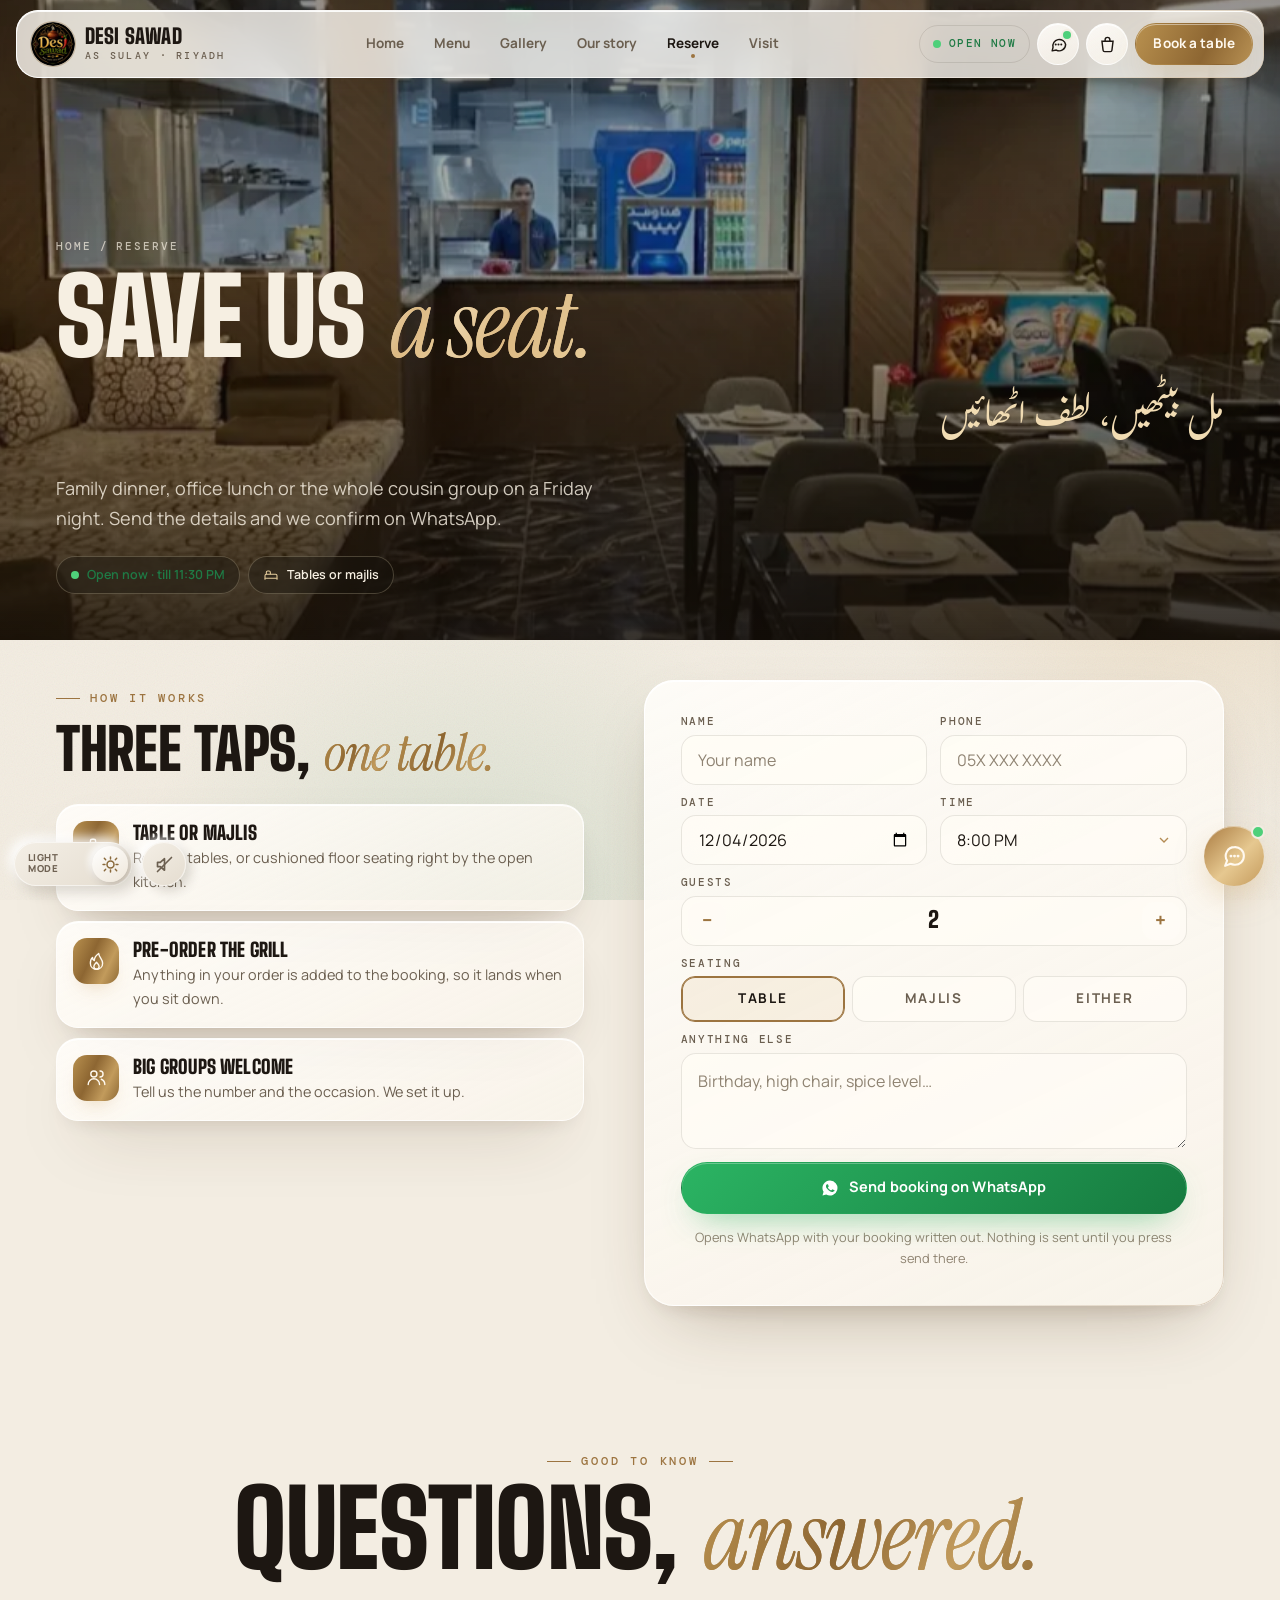
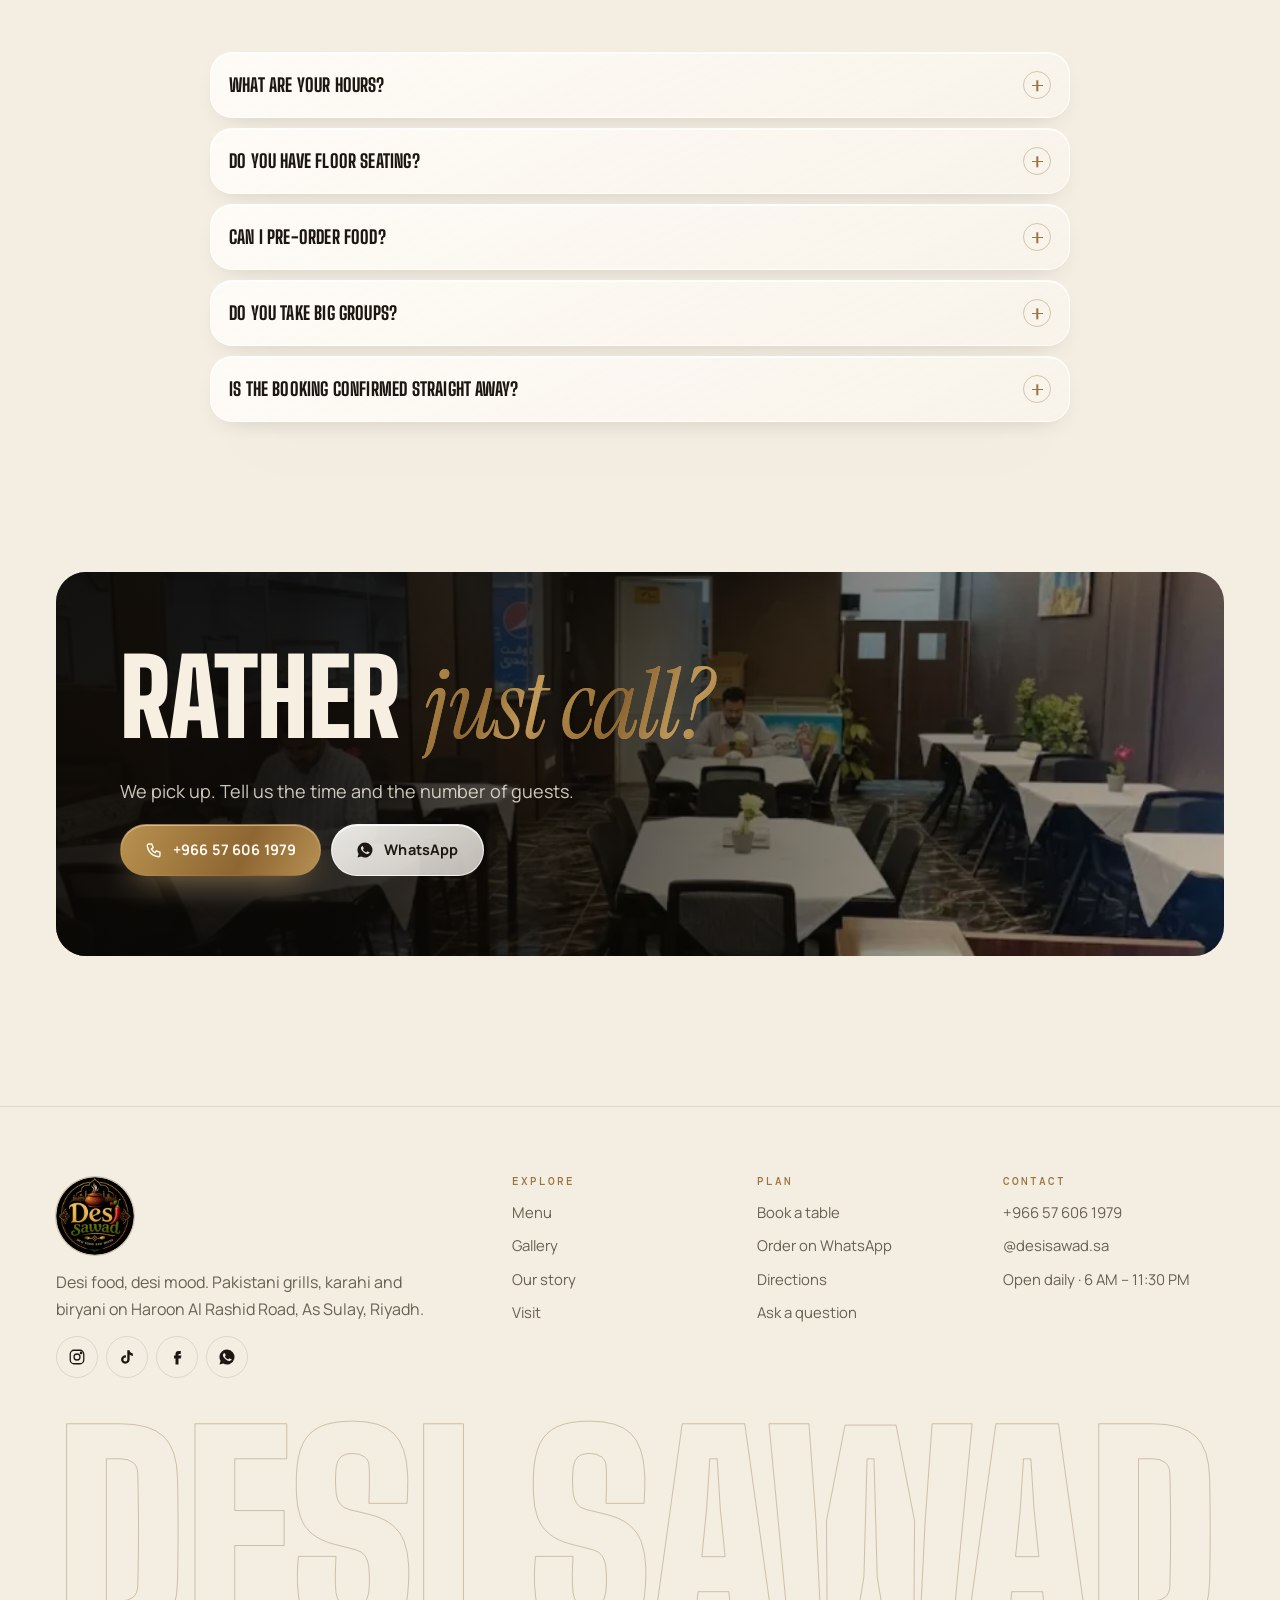
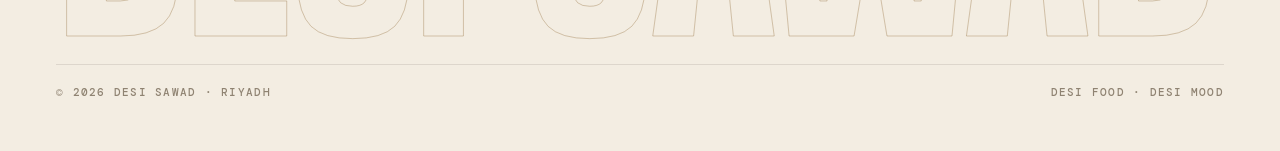
<file: reserve.html>
<!doctype html>
<html lang="en" data-theme="dark">
<head>
<meta charset="utf-8">
<meta name="viewport" content="width=device-width,initial-scale=1,viewport-fit=cover">
<title>Reserve a Table — Desi Sawad, As Sulay, Riyadh</title>
<meta name="description" content="Book a table or majlis floor seating at Desi Sawad in As Sulay, Riyadh. Confirmed on WhatsApp.">
<meta name="theme-color" content="#0b0a08">
<meta property="og:type" content="restaurant"><meta property="og:site_name" content="Desi Sawad">
<meta property="og:title" content="Reserve a Table — Desi Sawad, As Sulay, Riyadh"><meta property="og:description" content="Book a table or majlis floor seating at Desi Sawad in As Sulay, Riyadh. Confirmed on WhatsApp.">
<meta property="og:url" content="https://desi-sawad.vercel.app/reserve.html">
<meta property="og:image" content="https://desi-sawad.vercel.app/og-image.jpg"><meta property="og:image:secure_url" content="https://desi-sawad.vercel.app/og-image.jpg">
<meta property="og:image:type" content="image/jpeg"><meta property="og:image:width" content="1200"><meta property="og:image:height" content="630"><meta property="og:image:alt" content="Desi Sawad — desi food, desi mood. Pakistani restaurant in As Sulay, Riyadh">
<meta name="twitter:card" content="summary_large_image"><meta name="twitter:title" content="Reserve a Table — Desi Sawad, As Sulay, Riyadh"><meta name="twitter:description" content="Book a table or majlis floor seating at Desi Sawad in As Sulay, Riyadh. Confirmed on WhatsApp."><meta name="twitter:image" content="https://desi-sawad.vercel.app/og-image.jpg">
<link rel="canonical" href="https://desi-sawad.vercel.app/reserve.html">
<link rel="icon" type="image/png" href="favicon.png"><link rel="apple-touch-icon" href="apple-touch-icon.png"><link rel="manifest" href="manifest.json">
<link rel="preload" href="display-900-normal.woff2" as="font" type="font/woff2" crossorigin>
<link rel="preload" href="sans-500-normal.woff2" as="font" type="font/woff2" crossorigin>
<link rel="stylesheet" href="styles.css">
<script>(function(){var d=document.documentElement;d.classList.add('js');var t;try{t=localStorage.getItem('ds-theme')}catch(e){}if(!t)t=matchMedia('(prefers-color-scheme: light)').matches?'light':'dark';d.setAttribute('data-theme',t);document.querySelector('meta[name=theme-color]').content=t==='light'?'#f3ede2':'#0b0a08';try{if(sessionStorage.getItem('ds-pt'))d.classList.add('pt-on')}catch(e){}if(matchMedia('(prefers-reduced-motion: reduce)').matches)d.classList.remove('ld-on','pt-on')})();</script>
<script type="application/ld+json">{"@context":"https://schema.org","@type":"Restaurant","name":"Desi Sawad","slogan":"Desi Food, Desi Mood","servesCuisine":["Pakistani","Desi","BBQ"],"telephone":"+966576061979","image":"https://desi-sawad.vercel.app/og-image.jpg","url":"https://desi-sawad.vercel.app/","address":{"@type":"PostalAddress","streetAddress":"Sharah e Sahafa, Haroon Al Rashid Rd","addressLocality":"As Sulay, Riyadh","postalCode":"14263","addressCountry":"SA"},"openingHours":"Mo-Su 06:00-23:30","sameAs":["https://www.instagram.com/desisawad.sa/","https://www.tiktok.com/@desisawad.sa","https://www.facebook.com/desisawad.sa"]}</script>
</head>
<body data-page="reserve">
<a class="skip" href="#main">Skip to content</a>
<div class="amb" aria-hidden="true"><i></i><i></i><i></i></div><div class="grain" aria-hidden="true"></div>
<i class="sprog" aria-hidden="true"></i>
<div class="pt" aria-hidden="true"><div class="pt-bg"></div><div class="pt-in"><span class="pt-f"></span><div class="pt-w"></div></div><i class="pt-line"></i></div>
<header class="nav glass glass-edge">
  <a class="brand" href="index.html" aria-label="Desi Sawad home"><img src="logo.webp" alt="" width="44" height="44"><span class="brand-t"><b>Desi Sawad</b><small>As Sulay · Riyadh</small></span></a>
  <nav class="nav-links" aria-label="Main"><a href="index.html">Home</a><a href="menu.html">Menu</a><a href="gallery.html">Gallery</a><a href="about.html">Our story</a><a href="reserve.html" aria-current="page">Reserve</a><a href="contact.html">Visit</a></nav>
  <div class="nav-r">
    <span class="open-pill" data-open data-short><i class="dot"></i><span data-open-txt>Hours</span></span>
    <button class="icon-btn chat-ic" type="button" data-chat aria-label="Chat with us"><svg viewBox="0 0 24 24" fill="none" stroke="currentColor" stroke-width="1.8" stroke-linejoin="round"><path d="M21 12a8 8 0 0 1-11.8 7L4 20l1.1-4.5A8 8 0 1 1 21 12Z"/><path d="M8.5 12h.01M12 12h.01M15.5 12h.01" stroke-linecap="round" stroke-width="2.6"/></svg><i class="live-dot"></i></button>
    <button class="icon-btn" type="button" data-cart aria-label="Your order"><svg viewBox="0 0 24 24" fill="none" stroke="currentColor" stroke-width="1.8" stroke-linecap="round"><path d="M5 8h14l-1.4 11.2a2 2 0 0 1-2 1.8H8.4a2 2 0 0 1-2-1.8L5 8Z"/><path d="M9 8V6a3 3 0 0 1 6 0v2"/></svg><span class="cart-count" data-count>0</span></button>
    <a class="btn btn-gold btn-sm" href="reserve.html">Book a table</a>
    <button class="icon-btn burger" type="button" aria-label="Open menu" aria-expanded="false" aria-controls="msheet"><span></span><span></span></button>
  </div>
</header>
<div class="msheet" id="msheet" aria-hidden="true">
  <nav aria-label="Mobile"><a href="index.html"><small>01</small>Home<span class="u">گھر</span></a><a href="menu.html"><small>02</small>Menu<span class="u">مینو</span></a><a href="gallery.html"><small>03</small>Gallery<span class="u">تصاویر</span></a><a href="about.html"><small>04</small>Our story<span class="u">کہانی</span></a><a href="reserve.html" aria-current="page"><small>05</small>Reserve<span class="u">بکنگ</span></a><a href="contact.html"><small>06</small>Visit<span class="u">پتہ</span></a></nav>
  <div class="ms-foot">
    <div class="ms-row"><a class="btn btn-gold" href="menu.html"><svg viewBox="0 0 24 24" fill="none" stroke="currentColor" stroke-width="1.8" stroke-linecap="round"><path d="M5 8h14l-1.4 11.2a2 2 0 0 1-2 1.8H8.4a2 2 0 0 1-2-1.8L5 8Z"/><path d="M9 8V6a3 3 0 0 1 6 0v2"/></svg>Order now</a><a class="btn" href="tel:+966576061979"><svg viewBox="0 0 24 24" fill="none" stroke="currentColor" stroke-width="1.8"><path d="M5 4h4l2 5-2.5 1.5a11 11 0 0 0 5 5L15 13l5 2v4a2 2 0 0 1-2 2A16 16 0 0 1 3 6a2 2 0 0 1 2-2"/></svg>Call</a></div>
    <div class="ms-meta"><span class="live glass" data-open><i class="dot"></i><span data-open-txt>Hours</span></span><div class="socials"><a href="https://www.instagram.com/desisawad.sa/" target="_blank" rel="noopener" aria-label="Instagram"><svg viewBox="0 0 24 24" fill="none" stroke="currentColor" stroke-width="1.7"><rect x="3" y="3" width="18" height="18" rx="5"/><circle cx="12" cy="12" r="4"/><circle cx="17.5" cy="6.5" r="1" fill="currentColor"/></svg></a><a href="https://www.tiktok.com/@desisawad.sa" target="_blank" rel="noopener" aria-label="TikTok"><svg viewBox="0 0 24 24" fill="currentColor"><path d="M16.6 5.8A4.3 4.3 0 0 1 15.5 3h-3.1v12.4a2.6 2.6 0 1 1-1.8-2.5V9.7a5.7 5.7 0 1 0 4.9 5.7V9.1a7.3 7.3 0 0 0 4.3 1.4V7.4a4.3 4.3 0 0 1-3.2-1.6Z"/></svg></a><a href="https://www.facebook.com/desisawad.sa" target="_blank" rel="noopener" aria-label="Facebook"><svg viewBox="0 0 24 24" fill="currentColor"><path d="M14 8h3V4h-3a4 4 0 0 0-4 4v2H8v4h2v8h4v-8h3l1-4h-4V8.5c0-.3.2-.5.5-.5Z"/></svg></a><a href="https://wa.me/966576061979" target="_blank" rel="noopener" aria-label="WhatsApp"><svg viewBox="0 0 24 24" fill="currentColor"><path d="M12 2a10 10 0 0 0-8.6 15.1L2 22l5-1.3A10 10 0 1 0 12 2Zm5.5 14.1c-.2.6-1.3 1.2-1.8 1.2-.5.1-1 .1-3.3-.8-2.8-1.1-4.5-3.9-4.7-4.1-.1-.2-1.1-1.5-1.1-2.9s.7-2 1-2.3c.2-.3.5-.3.7-.3h.5c.2 0 .4 0 .6.5l.8 2c.1.2.1.4 0 .5l-.4.6-.4.4c-.1.2-.3.3-.1.6.2.3.8 1.3 1.7 2.1 1.2 1 2.1 1.3 2.4 1.5.3.1.5.1.6-.1l.9-1c.2-.3.4-.2.6-.1l1.9.9c.3.1.5.2.5.3.1.2.1.8-.2 1.4Z"/></svg></a></div></div>
  </div>
</div>
<div class="ctrl">
  <button class="tpill" type="button" data-theme-toggle role="switch" aria-checked="true" aria-label="Dark mode">
    <span class="tpill-lab tpill-lab--l">Light<br>mode</span>
    <span class="tpill-lab tpill-lab--d">Dark<br>mode</span>
    <span class="tpill-k" aria-hidden="true">
      <svg class="tpill-sun" viewBox="0 0 24 24" fill="none" stroke="currentColor" stroke-width="1.9" stroke-linecap="round"><circle cx="12" cy="12" r="4.4"/><path d="M12 2.6v2.4M12 19v2.4M4.2 4.2l1.7 1.7M18.1 18.1l1.7 1.7M2.6 12H5M19 12h2.4M4.2 19.8l1.7-1.7M18.1 5.9l1.7-1.7"/></svg>
      <svg class="tpill-moon" viewBox="0 0 24 24" fill="none" stroke="currentColor" stroke-width="1.9" stroke-linecap="round" stroke-linejoin="round"><path d="M20.5 14.2A8.6 8.6 0 1 1 10.4 3.6a6.8 6.8 0 0 0 10.1 10.6z"/><path d="M16.6 4.4l.5 1.3 1.3.5-1.3.5-.5 1.3-.5-1.3-1.3-.5 1.3-.5z"/></svg>
    </span>
  </button>
  <button class="sbtn" type="button" data-sound-toggle aria-pressed="false" aria-label="Sound off">
    <svg viewBox="0 0 24 24" fill="none" stroke="currentColor" stroke-width="1.9" stroke-linecap="round" stroke-linejoin="round"><path d="M4 9.5h3.2L12 5.4v13.2L7.2 14.5H4z"/><path class="wv wv1" d="M15.4 9.6a3.4 3.4 0 0 1 0 4.8"/><path class="wv wv2" d="M17.9 7.1a6.9 6.9 0 0 1 0 9.8"/><path class="slash" d="M4 20 20 4"/></svg>
  </button>
</div>
<button class="ai-fab" type="button" data-chat aria-label="Chat with Desi Sawad">
  <svg viewBox="0 0 24 24" fill="none" stroke="currentColor" stroke-width="2" stroke-linecap="round" stroke-linejoin="round"><path d="M21 11.5a8.4 8.4 0 0 1-9 8.4 8.5 8.5 0 0 1-3.8-.9L3 21l1.9-5.1A8.4 8.4 0 0 1 12 3a8.4 8.4 0 0 1 9 8.5z"/><path d="M8.6 11.6h.01M12 11.6h.01M15.4 11.6h.01" stroke-width="2.8"/></svg>
  <span class="ai-dot"></span><span class="ai-tip">Ask us anything</span>
</button>
<main id="main">
<section class="phero">
  <div class="bgimg"><img src="interior-majlis.webp" alt="" style="object-position:50% 50%"></div>
  <div class="wrap">
    <div class="crumbs" data-rv data-hero><a href="index.html">Home</a><span>/</span><span>Reserve</span></div>
    <h1 class="h-lg" data-split data-hero>Save us <em>a seat.</em></h1>
    <p class="urdu" data-rv data-hero style="--d:.25s">مل بیٹھیں، لطف اٹھائیں</p>
    <p class="lede" data-rv data-hero style="--d:.35s">Family dinner, office lunch or the whole cousin group on a Friday night. Send the details and we confirm on WhatsApp.</p>
    <div class="phero-chips" data-rv data-hero style="--d:.45s"><span class="chip" data-open><i class="dot"></i><span data-open-txt>Hours</span></span><span class="chip"><svg viewBox="0 0 24 24" fill="none" stroke="currentColor" stroke-width="1.6" stroke-linejoin="round"><path d="M3 17h18v-4a2 2 0 0 0-2-2H5a2 2 0 0 0-2 2z"/><path d="M5 11V8a2 2 0 0 1 2-2h2a2 2 0 0 1 2 2v3M3 17v2M21 17v2"/></svg>Tables or majlis</span></div>
  </div>
</section>
<section class="sec" style="padding-top:40px">
  <div class="wrap res-g">
    <div>
      <span class="eyebrow" data-rv>How it works</span>
      <h2 class="h-md" data-split style="margin:16px 0 22px">Three taps, <em>one table.</em></h2>
      <div style="display:grid;gap:10px">
        <div class="loc-item glass" data-rv><span class="loc-ic"><svg viewBox="0 0 24 24" fill="none" stroke="currentColor" stroke-width="1.6" stroke-linejoin="round"><path d="M3 17h18v-4a2 2 0 0 0-2-2H5a2 2 0 0 0-2 2z"/><path d="M5 11V8a2 2 0 0 1 2-2h2a2 2 0 0 1 2 2v3M3 17v2M21 17v2"/></svg></span><div><h4>Table or majlis</h4><p>Regular tables, or cushioned floor seating right by the open kitchen.</p></div></div>
        <div class="loc-item glass" data-rv style="--d:.06s"><span class="loc-ic"><svg viewBox="0 0 24 24" fill="none" stroke="currentColor" stroke-width="1.6" stroke-linejoin="round"><path d="M12 22c4 0 7-2.8 7-7 0-4.5-4-6.5-4.5-11-3 2-5 5-5 8-1-.5-2-2-2-3.5C5.5 10 5 12.5 5 15c0 4.2 3 7 7 7Z"/><path d="M12 22c-1.8 0-3-1.3-3-3.2 0-2 1.5-3 3-4.8 1.5 1.8 3 2.8 3 4.8 0 1.9-1.2 3.2-3 3.2Z"/></svg></span><div><h4>Pre-order the grill</h4><p>Anything in your order is added to the booking, so it lands when you sit down.</p></div></div>
        <div class="loc-item glass" data-rv style="--d:.12s"><span class="loc-ic"><svg viewBox="0 0 24 24" fill="none" stroke="currentColor" stroke-width="1.6" stroke-linecap="round"><circle cx="9" cy="8" r="3.5"/><path d="M2.5 20a6.5 6.5 0 0 1 13 0M16 4.5a3.5 3.5 0 0 1 0 7M21.5 20a6.5 6.5 0 0 0-4-6"/></svg></span><div><h4>Big groups welcome</h4><p>Tell us the number and the occasion. We set it up.</p></div></div>
      </div>
    </div>
    <div class="fcard glass glass-edge" data-rv>
      <form class="form" id="resForm" novalidate>
        <div class="f2"><div class="field"><label for="rName">Name</label><input class="inp" id="rName" name="name" autocomplete="name" placeholder="Your name"></div><div class="field"><label for="rPhone">Phone</label><input class="inp" id="rPhone" name="phone" type="tel" autocomplete="tel" placeholder="05X XXX XXXX"></div></div>
        <div class="f2"><div class="field"><label for="rDate">Date</label><input class="inp" id="rDate" name="date" type="date"></div><div class="field"><label for="rTime">Time</label><select class="inp" id="rTime" name="time"></select></div></div>
        <div class="field"><label for="rGuests">Guests</label><div class="stepper-lg"><button type="button" data-g="-1" aria-label="Fewer guests">−</button><input class="sr" id="rGuests" name="guests" value="2" inputmode="numeric"><output for="rGuests" id="gOut">2</output><button type="button" data-g="1" aria-label="More guests">+</button></div></div>
        <div class="field"><span class="flabel">Seating</span><div class="seg"><label><input type="radio" name="seat" value="Table" checked><span>Table</span></label><label><input type="radio" name="seat" value="Majlis"><span>Majlis</span></label><label><input type="radio" name="seat" value="Either"><span>Either</span></label></div></div>
        <div class="field"><label for="rNote">Anything else</label><textarea class="inp" id="rNote" name="note" placeholder="Birthday, high chair, spice level…"></textarea></div>
        <button class="btn btn-wa btn-block" type="submit"><svg viewBox="0 0 24 24" fill="currentColor"><path d="M12 2a10 10 0 0 0-8.6 15.1L2 22l5-1.3A10 10 0 1 0 12 2Zm5.5 14.1c-.2.6-1.3 1.2-1.8 1.2-.5.1-1 .1-3.3-.8-2.8-1.1-4.5-3.9-4.7-4.1-.1-.2-1.1-1.5-1.1-2.9s.7-2 1-2.3c.2-.3.5-.3.7-.3h.5c.2 0 .4 0 .6.5l.8 2c.1.2.1.4 0 .5l-.4.6-.4.4c-.1.2-.3.3-.1.6.2.3.8 1.3 1.7 2.1 1.2 1 2.1 1.3 2.4 1.5.3.1.5.1.6-.1l.9-1c.2-.3.4-.2.6-.1l1.9.9c.3.1.5.2.5.3.1.2.1.8-.2 1.4Z"/></svg>Send booking on WhatsApp</button>
        <p class="fine">Opens WhatsApp with your booking written out. Nothing is sent until you press send there.</p>
      </form>
    </div>
  </div>
</section>
<section class="sec" style="padding-top:0">
  <div class="wrap" style="max-width:860px">
    <div class="sec-head center"><span class="eyebrow center" data-rv>Good to know</span><h2 class="h-lg" data-split>Questions, <em>answered.</em></h2></div>
    <div class="faq">
      <details class="glass" data-rv><summary>What are your hours?<i></i></summary><div class="ans">Every day, 6:00 AM to 11:30 PM, Riyadh time.</div></details>
      <details class="glass" data-rv><summary>Do you have floor seating?<i></i></summary><div class="ans">Yes. The majlis has cushioned floor seating next to the open kitchen. Pick “Majlis” when you book.</div></details>
      <details class="glass" data-rv><summary>Can I pre-order food?<i></i></summary><div class="ans">Yes. Add dishes from the menu first, and they are included in your booking message automatically.</div></details>
      <details class="glass" data-rv><summary>Do you take big groups?<i></i></summary><div class="ans">Yes. Choose the number of guests and add the occasion in the note. For very large groups, call us on +966 57 606 1979.</div></details>
      <details class="glass" data-rv><summary>Is the booking confirmed straight away?<i></i></summary><div class="ans">Your booking goes to our WhatsApp and we reply to confirm. If it is urgent, give us a call.</div></details>
    </div>
  </div>
</section>
<section class="sec" style="padding-top:0"><div class="wrap"><div class="cta" data-rv="scale">
  <div class="bgimg"><img src="interior-hall.webp" alt="" loading="lazy"></div>
  <h2 class="h-lg" data-split>Rather <em>just call?</em></h2><p class="lede">We pick up. Tell us the time and the number of guests.</p><div class="cta-row"><a class="btn btn-gold" href="tel:+966576061979"><svg viewBox="0 0 24 24" fill="none" stroke="currentColor" stroke-width="1.8"><path d="M5 4h4l2 5-2.5 1.5a11 11 0 0 0 5 5L15 13l5 2v4a2 2 0 0 1-2 2A16 16 0 0 1 3 6a2 2 0 0 1 2-2"/></svg>+966 57 606 1979</a><a class="btn" href="https://wa.me/966576061979" target="_blank" rel="noopener"><svg viewBox="0 0 24 24" fill="currentColor"><path d="M12 2a10 10 0 0 0-8.6 15.1L2 22l5-1.3A10 10 0 1 0 12 2Zm5.5 14.1c-.2.6-1.3 1.2-1.8 1.2-.5.1-1 .1-3.3-.8-2.8-1.1-4.5-3.9-4.7-4.1-.1-.2-1.1-1.5-1.1-2.9s.7-2 1-2.3c.2-.3.5-.3.7-.3h.5c.2 0 .4 0 .6.5l.8 2c.1.2.1.4 0 .5l-.4.6-.4.4c-.1.2-.3.3-.1.6.2.3.8 1.3 1.7 2.1 1.2 1 2.1 1.3 2.4 1.5.3.1.5.1.6-.1l.9-1c.2-.3.4-.2.6-.1l1.9.9c.3.1.5.2.5.3.1.2.1.8-.2 1.4Z"/></svg>WhatsApp</a></div>
</div></div></section>
</main>
<footer class="foot">
  <div class="wrap">
    <div class="foot-g">
      <div class="foot-brand"><img src="logo.webp" alt="Desi Sawad" loading="lazy" width="78" height="78"><p>Desi food, desi mood. Pakistani grills, karahi and biryani on Haroon Al Rashid Road, As Sulay, Riyadh.</p><div class="socials"><a href="https://www.instagram.com/desisawad.sa/" target="_blank" rel="noopener" aria-label="Instagram"><svg viewBox="0 0 24 24" fill="none" stroke="currentColor" stroke-width="1.7"><rect x="3" y="3" width="18" height="18" rx="5"/><circle cx="12" cy="12" r="4"/><circle cx="17.5" cy="6.5" r="1" fill="currentColor"/></svg></a><a href="https://www.tiktok.com/@desisawad.sa" target="_blank" rel="noopener" aria-label="TikTok"><svg viewBox="0 0 24 24" fill="currentColor"><path d="M16.6 5.8A4.3 4.3 0 0 1 15.5 3h-3.1v12.4a2.6 2.6 0 1 1-1.8-2.5V9.7a5.7 5.7 0 1 0 4.9 5.7V9.1a7.3 7.3 0 0 0 4.3 1.4V7.4a4.3 4.3 0 0 1-3.2-1.6Z"/></svg></a><a href="https://www.facebook.com/desisawad.sa" target="_blank" rel="noopener" aria-label="Facebook"><svg viewBox="0 0 24 24" fill="currentColor"><path d="M14 8h3V4h-3a4 4 0 0 0-4 4v2H8v4h2v8h4v-8h3l1-4h-4V8.5c0-.3.2-.5.5-.5Z"/></svg></a><a href="https://wa.me/966576061979" target="_blank" rel="noopener" aria-label="WhatsApp"><svg viewBox="0 0 24 24" fill="currentColor"><path d="M12 2a10 10 0 0 0-8.6 15.1L2 22l5-1.3A10 10 0 1 0 12 2Zm5.5 14.1c-.2.6-1.3 1.2-1.8 1.2-.5.1-1 .1-3.3-.8-2.8-1.1-4.5-3.9-4.7-4.1-.1-.2-1.1-1.5-1.1-2.9s.7-2 1-2.3c.2-.3.5-.3.7-.3h.5c.2 0 .4 0 .6.5l.8 2c.1.2.1.4 0 .5l-.4.6-.4.4c-.1.2-.3.3-.1.6.2.3.8 1.3 1.7 2.1 1.2 1 2.1 1.3 2.4 1.5.3.1.5.1.6-.1l.9-1c.2-.3.4-.2.6-.1l1.9.9c.3.1.5.2.5.3.1.2.1.8-.2 1.4Z"/></svg></a></div></div>
      <div class="foot-cols">
        <div><h4>Explore</h4><ul><li><a href="menu.html">Menu</a></li><li><a href="gallery.html">Gallery</a></li><li><a href="about.html">Our story</a></li><li><a href="contact.html">Visit</a></li></ul></div>
        <div><h4>Plan</h4><ul><li><a href="reserve.html">Book a table</a></li><li><a href="menu.html">Order on WhatsApp</a></li><li><a href="https://www.google.com/maps/search/?api=1&query=Desi+Sawad+Restaurant+Haroon+Al+Rashid+Rd+As+Sulay+Riyadh" target="_blank" rel="noopener">Directions</a></li><li><button type="button" data-chat>Ask a question</button></li></ul></div>
        <div><h4>Contact</h4><ul><li><a href="tel:+966576061979">+966 57 606 1979</a></li><li><a href="https://www.instagram.com/desisawad.sa/" target="_blank" rel="noopener">@desisawad.sa</a></li><li>Open daily · 6 AM – 11:30 PM</li></ul></div>
      </div>
    </div>
    <div class="foot-mark" aria-hidden="true"><span class="fm-o">Desi Sawad</span><span class="fm-f">Desi Sawad</span></div>
    <div class="foot-meta"><span>© <span data-year>2026</span> Desi Sawad · Riyadh</span><span>Desi food · Desi mood</span></div>
  </div>
</footer>
<div class="scrim"></div>
<aside class="drawer" id="cart" aria-label="Your order" aria-hidden="true">
  <i class="grab"></i>
  <div class="dr-h"><div><b>Your order</b><small id="cartSub">Nothing yet</small></div><button class="icon-btn" type="button" data-close-cart aria-label="Close"><svg viewBox="0 0 24 24" fill="none" stroke="currentColor" stroke-width="2" stroke-linecap="round"><path d="M6 6l12 12M18 6 6 18"/></svg></button></div>
  <div class="dr-b"><div id="cartItems"></div>
    <form class="order-form" id="orderForm" novalidate hidden>
      <div class="field"><span class="flabel">How do you want it?</span><div class="seg"><label><input type="radio" name="otype" value="Takeaway" checked><span>Takeaway</span></label><label><input type="radio" name="otype" value="Delivery"><span>Delivery</span></label><label><input type="radio" name="otype" value="Dine-in"><span>Dine-in</span></label></div></div>
      <div class="f2"><div class="field"><label for="oName">Name</label><input class="inp" id="oName" name="name" autocomplete="name" placeholder="Your name"></div>
      <div class="field"><label for="oPhone">Phone</label><input class="inp" id="oPhone" name="phone" type="tel" autocomplete="tel" placeholder="05X XXX XXXX"></div></div>
      <div class="field" id="addrF" hidden><label for="oAddr">Delivery address</label><input class="inp" id="oAddr" name="addr" autocomplete="street-address" placeholder="District, street, building"></div>
      <div class="field"><label for="oNote">Notes</label><input class="inp" id="oNote" name="note" placeholder="Spice level, extra dips…"></div>
    </form>
  </div>
  <div class="dr-f" id="cartFoot" hidden>
    <button class="btn btn-wa btn-block" type="submit" form="orderForm"><svg viewBox="0 0 24 24" fill="currentColor"><path d="M12 2a10 10 0 0 0-8.6 15.1L2 22l5-1.3A10 10 0 1 0 12 2Zm5.5 14.1c-.2.6-1.3 1.2-1.8 1.2-.5.1-1 .1-3.3-.8-2.8-1.1-4.5-3.9-4.7-4.1-.1-.2-1.1-1.5-1.1-2.9s.7-2 1-2.3c.2-.3.5-.3.7-.3h.5c.2 0 .4 0 .6.5l.8 2c.1.2.1.4 0 .5l-.4.6-.4.4c-.1.2-.3.3-.1.6.2.3.8 1.3 1.7 2.1 1.2 1 2.1 1.3 2.4 1.5.3.1.5.1.6-.1l.9-1c.2-.3.4-.2.6-.1l1.9.9c.3.1.5.2.5.3.1.2.1.8-.2 1.4Z"/></svg>Send order on WhatsApp</button>
    <p class="fine">We reply with today’s prices and your total before we cook.</p>
  </div>
</aside>
<section class="chat" id="chat" aria-label="Desi Sawad concierge" aria-hidden="true">
  <div class="chat-h"><span class="av"><img src="logo.webp" alt=""></span><div class="who"><b>Desi Sawad</b><small>Concierge · replies instantly</small></div>
    <div class="acts"><button class="icon-btn" type="button" data-reset-chat aria-label="Start over"><svg viewBox="0 0 24 24" fill="none" stroke="currentColor" stroke-width="1.8" stroke-linecap="round" stroke-linejoin="round"><path d="M3 12a9 9 0 1 0 3-6.7L3 8"/><path d="M3 3v5h5"/></svg></button><button class="icon-btn" type="button" data-close-chat aria-label="Close chat"><svg viewBox="0 0 24 24" fill="none" stroke="currentColor" stroke-width="2" stroke-linecap="round"><path d="M6 6l12 12M18 6 6 18"/></svg></button></div></div>
  <div class="chat-b" id="chatB" aria-live="polite"></div>
  <div class="chips" id="chips"><button type="button">Timings</button><button type="button">Menu</button><button type="button">Book a table</button><button type="button">Delivery</button><button type="button">Location</button><button type="button">Majlis seating</button><button type="button">Prices</button></div>
  <form class="chat-f" id="chatF"><div class="in"><input id="chatI" placeholder="Ask in English or Roman Urdu…" autocomplete="off" aria-label="Your message"><button type="submit" aria-label="Send"><svg viewBox="0 0 24 24" fill="none" stroke="currentColor" stroke-width="2.2" stroke-linecap="round" stroke-linejoin="round"><path d="M5 12h14M13 6l6 6-6 6"/></svg></button></div></form>
</section>
<div class="lb" id="lb" aria-hidden="true" role="dialog" aria-label="Photo viewer">
  <div class="lb-top"><span class="mono" id="lbN">01 / 16</span><button class="icon-btn" type="button" data-close-lb aria-label="Close"><svg viewBox="0 0 24 24" fill="none" stroke="currentColor" stroke-width="2" stroke-linecap="round"><path d="M6 6l12 12M18 6 6 18"/></svg></button></div>
  <div class="lb-stage"><button class="icon-btn lb-nav lb-prev" type="button" aria-label="Previous"><svg viewBox="0 0 24 24" fill="none" stroke="currentColor" stroke-width="2" stroke-linecap="round" stroke-linejoin="round"><path d="M19 12H5M11 6l-6 6 6 6"/></svg></button><img src="logo.webp" alt=""><button class="icon-btn lb-nav lb-next" type="button" aria-label="Next"><svg viewBox="0 0 24 24" fill="none" stroke="currentColor" stroke-width="2" stroke-linecap="round" stroke-linejoin="round"><path d="M5 12h14M13 6l6 6-6 6"/></svg></button></div>
  <div><div class="lb-thumbs"></div><div class="lb-cap"><b></b><span></span></div></div>
</div>
<div class="toast glass" id="toast" role="status"></div>
<script>document.addEventListener("click",function(e){if(e.target.closest("[data-g]"))setTimeout(function(){document.getElementById("gOut").textContent=document.getElementById("rGuests").value},0)});</script>
<script src="lenis.min.js"></script>
<script src="data.js"></script>
<script src="app.js"></script>
</body>
</html>
</file>
<file: styles.css>
/* ==========================================================================
   DESI SAWAD — shared styles
   Mobile first · dark + light themes · champagne gold · glass
   ========================================================================== */

/* ---------- fonts (local files) ---------- */
@font-face{font-family:"Display";src:url(display-700-normal.woff2) format("woff2");font-weight:700;font-display:swap}
@font-face{font-family:"Display";src:url(display-800-normal.woff2) format("woff2");font-weight:800;font-display:swap}
@font-face{font-family:"Display";src:url(display-900-normal.woff2) format("woff2");font-weight:900;font-display:swap}
@font-face{font-family:"Serif";src:url(serif.woff2) format("woff2");font-weight:400;font-style:normal;font-display:swap}
@font-face{font-family:"Serif";src:url(serif-italic.woff2) format("woff2");font-weight:400;font-style:italic;font-display:swap}
@font-face{font-family:"Sans";src:url(sans-400-normal.woff2) format("woff2");font-weight:400;font-display:swap}
@font-face{font-family:"Sans";src:url(sans-500-normal.woff2) format("woff2");font-weight:500;font-display:swap}
@font-face{font-family:"Sans";src:url(sans-600-normal.woff2) format("woff2");font-weight:600;font-display:swap}
@font-face{font-family:"Sans";src:url(sans-700-normal.woff2) format("woff2");font-weight:700;font-display:swap}
@font-face{font-family:"Sans";src:url(sans-800-normal.woff2) format("woff2");font-weight:800;font-display:swap}
@font-face{font-family:"Mono";src:url(mono-400-normal.woff2) format("woff2");font-weight:400;font-display:swap}
@font-face{font-family:"Mono";src:url(mono-500-normal.woff2) format("woff2");font-weight:500;font-display:swap}
@font-face{font-family:"Urdu";src:url(urdu-500-normal.woff2) format("woff2");font-weight:500;font-display:swap}
@font-face{font-family:"Urdu";src:url(urdu-700-normal.woff2) format("woff2");font-weight:700;font-display:swap}

@font-face{font-family:"UrduDisplay";src:url(urdu-display.woff2) format("woff2");font-weight:400;font-display:swap}
@font-face{font-family:"Garamond";src:url(garamond-500-italic.woff2) format("woff2");font-weight:500;font-style:italic;font-display:swap}
@font-face{font-family:"Garamond";src:url(garamond-600-italic.woff2) format("woff2");font-weight:600;font-style:italic;font-display:swap}
@font-face{font-family:"Garamond";src:url(garamond-600-normal.woff2) format("woff2");font-weight:600;font-style:normal;font-display:swap}
@font-face{font-family:"Stat";src:url(stat.woff2) format("woff2");font-weight:400;font-display:swap}
@font-face{font-family:"Impact2";src:url(impact.woff2) format("woff2");font-weight:400;font-display:swap}

/* ---------- tokens ---------- */
:root{
  --f-d:"Display",Impact,"Arial Narrow",sans-serif;
  --f-s:"Serif",Georgia,serif;
  --f-b:"Sans",system-ui,-apple-system,"Segoe UI",sans-serif;
  --f-m:"Mono",ui-monospace,monospace;
  --f-u:"Urdu","Noto Nastaliq Urdu",serif;
  --f-ud:"UrduDisplay","Urdu",serif;
  --f-g:"Garamond","Serif",Georgia,serif;
  --f-n:"Stat","Display",Impact,sans-serif;
  --f-x:"Impact2","Display",Impact,sans-serif;
  --gut:clamp(16px,4.4vw,56px);
  --max:1260px;
  --r-sm:14px;--r:22px;--r-lg:30px;
  --e-out:cubic-bezier(.16,1,.3,1);--e-io:cubic-bezier(.76,0,.24,1);--e-back:cubic-bezier(.34,1.56,.64,1);
  --nav-h:64px;
  --safe-b:env(safe-area-inset-bottom,0px);--safe-t:env(safe-area-inset-top,0px);
  color-scheme:dark;
  /* dark (default) */
  --bg:#0b0a08;--bg-2:#110f0c;--bg-3:#191510;--bg-4:#221c15;
  --text:#f3ecdf;--mute:#a99d8a;--mute-2:#776d5d;
  --line:rgba(243,236,223,.08);--line-2:rgba(214,177,120,.3);
  --gold:#d6b178;--gold-hi:#f1dcb3;--gold-lo:#9d7746;
  --gold-grad:linear-gradient(115deg,#f4e3c0 0%,#dcb983 28%,#b48b53 56%,#e9cf9d 80%,#c7a068 100%);
  --gold-ink:#1d140a;
  --ember:#e2592f;--ember-2:#ff8a52;--ember-grad:linear-gradient(135deg,#ef6a3a 0%,#c9381c 55%,#8f2210 100%);
  --emerald:#2f7a58;--emerald-2:#58b585;
  --glass:rgba(24,20,15,.5);--glass-2:rgba(32,27,21,.66);--glass-3:rgba(16,13,10,.78);
  --glass-brd:rgba(255,238,210,.11);--glass-hi:rgba(255,240,215,.16);
  --blur:blur(18px) saturate(160%);
  --glass-card:linear-gradient(155deg,rgba(46,37,28,.72),rgba(22,18,14,.66));
  --sheet:rgba(14,11,8,.97);
  --shadow:0 30px 80px -30px rgba(0,0,0,.9),0 10px 30px -15px rgba(0,0,0,.6);
  --shadow-sm:0 14px 34px -18px rgba(0,0,0,.85);
  --amb-1:rgba(226,89,47,.32);--amb-2:rgba(214,177,120,.22);--amb-3:rgba(47,122,88,.26);
  --img-dim:.9;
}
[data-theme="light"]{
  color-scheme:light;
  --bg:#f3ede2;--bg-2:#ece4d6;--bg-3:#e3d8c5;--bg-4:#d8cbb3;
  --text:#1d1712;--mute:#6b5f50;--mute-2:#8f8372;
  --line:rgba(29,23,18,.1);--line-2:rgba(140,102,52,.34);
  --gold:#9c7440;--gold-hi:#c2995c;--gold-lo:#74542a;
  --gold-grad:linear-gradient(115deg,#b9914f 0%,#8d6632 40%,#c29b5c 72%,#8f6a35 100%);
  --gold-ink:#fff9ef;
  --ember:#c84a22;--ember-2:#e0663a;
  --emerald:#256b4b;--emerald-2:#2f8a5f;
  --glass:rgba(255,252,246,.52);--glass-2:rgba(255,252,246,.72);--glass-3:rgba(250,246,238,.9);
  --glass-card:linear-gradient(155deg,rgba(255,253,249,.9),rgba(250,245,236,.74));
  --sheet:rgba(246,241,232,.98);
  --glass-brd:rgba(255,255,255,.72);--glass-hi:rgba(255,255,255,.9);
  --shadow:0 30px 70px -32px rgba(70,45,15,.38),0 10px 26px -16px rgba(70,45,15,.25);
  --shadow-sm:0 14px 30px -18px rgba(70,45,15,.35);
  --amb-1:rgba(226,110,60,.22);--amb-2:rgba(214,177,120,.3);--amb-3:rgba(70,150,110,.16);
  --img-dim:1;
}

/* ---------- base ---------- */
*,*::before,*::after{box-sizing:border-box}
[hidden]{display:none!important}
html{-webkit-text-size-adjust:100%;scrollbar-color:var(--gold-lo) var(--bg)}
html.lenis,html.lenis body{height:auto}
.lenis.lenis-smooth{scroll-behavior:auto!important}
.lenis.lenis-stopped{overflow:hidden}
body{margin:0;background:var(--bg);color:var(--text);font:400 15.5px/1.65 var(--f-b);overflow-x:hidden;-webkit-font-smoothing:antialiased;-moz-osx-font-smoothing:grayscale;transition:background-color .6s var(--e-out),color .6s var(--e-out)}
img{max-width:100%;display:block}
a{color:inherit;text-decoration:none}
button{font:inherit;color:inherit;background:none;border:0;padding:0;cursor:pointer;-webkit-tap-highlight-color:transparent}
input,select,textarea{font:inherit;color:inherit}
::selection{background:var(--gold);color:var(--gold-ink)}
:focus-visible{outline:2px solid var(--gold);outline-offset:3px;border-radius:10px}
::-webkit-scrollbar{width:10px}::-webkit-scrollbar-track{background:var(--bg)}::-webkit-scrollbar-thumb{background:linear-gradient(var(--gold),var(--gold-lo));border-radius:10px;border:2px solid var(--bg)}
.skip{position:absolute;left:-999px;top:10px;z-index:999;background:var(--gold);color:var(--gold-ink);padding:10px 14px;border-radius:10px}.skip:focus{left:10px}
.wrap{width:min(var(--max),100% - var(--gut)*2);margin-inline:auto}
.sr{position:absolute!important;width:1px;height:1px;overflow:hidden;clip:rect(0 0 0 0);white-space:nowrap}

/* ambient light (gives the glass something to blur) */
.amb{position:fixed;inset:0;z-index:-2;overflow:hidden;pointer-events:none;background:var(--bg);transition:background-color .6s}
.amb i{position:absolute;border-radius:50%}
.amb i:nth-child(1){width:60vmax;height:60vmax;left:-20vmax;top:-22vmax;background:radial-gradient(closest-side,var(--amb-1),transparent)}
.amb i:nth-child(2){width:50vmax;height:50vmax;right:-18vmax;top:20vh;background:radial-gradient(closest-side,var(--amb-2),transparent)}
.amb i:nth-child(3){width:55vmax;height:55vmax;left:10vw;bottom:-30vmax;background:radial-gradient(closest-side,var(--amb-3),transparent)}
@keyframes drift1{to{transform:translate(18vw,22vh) scale(1.1)}}
@keyframes drift2{to{transform:translate(-22vw,-10vh) scale(.9)}}
@keyframes drift3{to{transform:translate(20vw,-18vh) scale(1.15)}}
.grain{position:fixed;inset:0;z-index:-1;pointer-events:none;opacity:.05;background-image:url("data:image/svg+xml,%3Csvg xmlns='http://www.w3.org/2000/svg' width='160' height='160'%3E%3Cfilter id='n'%3E%3CfeTurbulence type='fractalNoise' baseFrequency='.9' numOctaves='2' stitchTiles='stitch'/%3E%3C/filter%3E%3Crect width='100%25' height='100%25' filter='url(%23n)'/%3E%3C/svg%3E")}
[data-theme="light"] .grain{opacity:.08;mix-blend-mode:multiply}
@keyframes grain{0%{transform:translate(0,0)}25%{transform:translate(-3%,2%)}50%{transform:translate(2%,-3%)}75%{transform:translate(-1%,3%)}}
.jali{background-image:url("data:image/svg+xml,%3Csvg xmlns='http://www.w3.org/2000/svg' width='72' height='72' viewBox='0 0 72 72'%3E%3Cg fill='none' stroke='%23d6b178' stroke-opacity='.07' stroke-width='1'%3E%3Cpath d='M36 6l9 21 21 9-21 9-9 21-9-21-21-9 21-9z'/%3E%3Ccircle cx='36' cy='36' r='7'/%3E%3C/g%3E%3C/svg%3E")}

/* ---------- glass primitives ---------- */
.glass{position:relative;background:var(--glass-card);border:1px solid var(--glass-brd);box-shadow:inset 0 1px 0 var(--glass-hi),var(--shadow)}
.nav.glass,.mbar.glass,.toast.glass{-webkit-backdrop-filter:var(--blur);backdrop-filter:var(--blur);background:var(--glass-2)}
.glass-edge::before{content:"";position:absolute;inset:-1px;border-radius:inherit;padding:1px;pointer-events:none;background:linear-gradient(140deg,rgba(255,236,200,.42),rgba(255,236,200,0) 32%,rgba(255,236,200,0) 68%,rgba(214,177,120,.38));-webkit-mask:linear-gradient(#000 0 0) content-box,linear-gradient(#000 0 0);-webkit-mask-composite:xor;mask-composite:exclude}
[data-theme="light"] .glass-edge::before{background:linear-gradient(140deg,rgba(255,255,255,.95),rgba(255,255,255,0) 35%,rgba(255,255,255,0) 65%,rgba(156,116,64,.35))}

/* ---------- type ---------- */
.eyebrow{display:inline-flex;align-items:center;gap:10px;font:500 11.5px/1 var(--f-m);letter-spacing:.24em;text-transform:uppercase;color:var(--gold)}
.eyebrow::before{content:"";width:24px;height:1px;background:currentColor}
.eyebrow.center::after{content:"";width:24px;height:1px;background:currentColor}
.h-xl,.h-lg,.h-md{margin:0;font-family:var(--f-d);font-weight:900;text-transform:uppercase;letter-spacing:-.005em;line-height:.86}
.h-xl{font-size:clamp(3.6rem,17vw,10.5rem)}
.h-lg{font-size:clamp(2.9rem,12vw,6.6rem)}
.h-md{font-size:clamp(2.1rem,7.5vw,3.6rem);line-height:.92}
.h-xl em,.h-lg em,.h-md em,.serif{font-family:var(--f-s);font-style:italic;font-weight:400;text-transform:none;letter-spacing:-.02em}
.h-xl em,.h-lg em,.h-md em{display:inline-block;font-size:.92em;line-height:.9;padding:0 .06em .08em .02em}
.gold-text,.h-xl em,.h-lg em,.h-md em{background:var(--gold-grad);-webkit-background-clip:text;background-clip:text;-webkit-text-fill-color:transparent}
@keyframes sheen{50%{background-position:100% 0}}
.urdu{margin:.2em 0 0;font:400 clamp(1.5rem,5.6vw,2.4rem)/1.9 var(--f-ud);color:var(--gold-hi);direction:rtl}
[data-theme="light"] .urdu{color:var(--gold-lo)}
.lede{margin:0;font-size:clamp(1rem,2.6vw,1.13rem);line-height:1.7;color:var(--mute);max-width:36rem}
.lede b{color:var(--text);font-weight:600}
.mono{font:500 11px/1.3 var(--f-m);letter-spacing:.16em;text-transform:uppercase;color:var(--mute)}

/* split text */
.sw{display:inline-block;overflow:hidden;vertical-align:top;padding:.08em .06em .12em;margin:-.08em -.06em -.12em}
.c{display:inline-block}
html.js [data-split] .c{transform:translateY(110%);transition:transform 1.05s var(--e-out);transition-delay:calc(var(--i,0) * 22ms + var(--d,0s))}
html.js [data-split].in .c{transform:none}
html.js [data-rv]{opacity:0;transform:translateY(26px);transition:opacity .9s var(--e-out),transform 1.1s var(--e-out);transition-delay:var(--d,0s)}
html.js [data-rv].in{opacity:1;transform:none}
html.js [data-rv="scale"]{transform:scale(.94)}
html.js [data-rv="scale"].in{transform:none}

/* ---------- buttons ---------- */
.btn{--h:52px;color:var(--text);position:relative;display:inline-flex;align-items:center;justify-content:center;gap:10px;height:var(--h);padding:0 24px;border-radius:999px;font:700 14.5px/1 var(--f-b);letter-spacing:.01em;white-space:nowrap;overflow:hidden;isolation:isolate;border:1px solid var(--glass-brd);background:var(--glass-card);box-shadow:inset 0 1px 0 var(--glass-hi);transition:transform .45s var(--e-out),box-shadow .45s,border-color .45s,color .35s,background-color .45s}
.btn::after{content:"";position:absolute;inset:0;z-index:-1;border-radius:inherit;background:linear-gradient(105deg,transparent 30%,rgba(255,255,255,.28) 50%,transparent 70%);transform:translateX(-120%);transition:transform .9s var(--e-out)}
.btn:hover::after{transform:translateX(120%)}
.btn:hover{transform:translateY(-2px);border-color:var(--line-2)}
.btn:active{transform:scale(.97)}
.btn svg{width:18px;height:18px;flex:none}
.btn-gold{background:var(--gold-grad);background-size:160% 100%;color:var(--gold-ink);border-color:transparent;box-shadow:0 14px 34px -14px rgba(214,177,120,.75),inset 0 1px 0 rgba(255,255,255,.45)}
.btn-gold:hover{background-position:100% 0;box-shadow:0 18px 44px -14px rgba(214,177,120,.9),inset 0 1px 0 rgba(255,255,255,.45)}
.btn-ember{background:var(--ember-grad);color:#fff;border-color:transparent;box-shadow:0 14px 34px -14px rgba(226,89,47,.8),inset 0 1px 0 rgba(255,255,255,.3)}
.btn-wa{background:linear-gradient(135deg,#2bb463,#167a3f);color:#fff;border-color:transparent;box-shadow:0 14px 34px -16px rgba(43,180,99,.75),inset 0 1px 0 rgba(255,255,255,.3)}
.btn-sm{--h:42px;padding:0 17px;font-size:13.5px}
.btn-block{width:100%}
.icon-btn{position:relative;width:42px;height:42px;flex:none;display:grid;place-items:center;border-radius:50%;border:1px solid var(--glass-brd);background:var(--glass-card);box-shadow:inset 0 1px 0 var(--glass-hi);transition:transform .4s var(--e-out),border-color .3s}
.icon-btn:hover{border-color:var(--line-2);transform:translateY(-1px)}
.icon-btn:active{transform:scale(.92)}
.icon-btn svg{width:19px;height:19px}
.link-arrow{display:inline-flex;align-items:center;gap:10px;font:700 14px/1 var(--f-b);color:var(--gold)}
.link-arrow svg{width:18px;height:18px;transition:transform .4s var(--e-out)}
.link-arrow:hover svg{transform:translateX(5px)}

/* ---------- scroll progress ---------- */
.sprog{position:fixed;left:0;top:0;z-index:130;width:100%;height:2px;transform-origin:0 50%;transform:scaleX(var(--sp,0));background:linear-gradient(90deg,var(--ember),var(--gold) 55%,var(--gold-hi));pointer-events:none}

/* ---------- NAV ---------- */
.nav{position:fixed;z-index:120;top:calc(10px + var(--safe-t));left:10px;right:10px;margin-inline:auto;max-width:1300px;height:var(--nav-h);display:flex;align-items:center;gap:10px;padding:0 8px 0 10px;border-radius:22px;transition:transform .5s var(--e-out),background-color .5s,box-shadow .5s,border-color .5s}
.nav.glass{box-shadow:inset 0 1px 0 var(--glass-hi),var(--shadow-sm)}
.nav.hide{transform:translateY(calc(-100% - 20px))}
.brand{display:flex;align-items:center;gap:10px;min-width:0;flex:0 1 auto}
.brand img{width:44px;height:44px;flex:none;border-radius:50%;box-shadow:0 0 0 1px var(--line-2);transition:transform .8s var(--e-out)}
.brand:hover img{transform:rotate(-14deg) scale(1.05)}
.brand-t{min-width:0;line-height:1}
.brand-t b{display:block;font:900 1.3rem/1 var(--f-d);text-transform:uppercase;letter-spacing:.02em;white-space:nowrap}
.brand-t small{display:none;margin-top:5px;font:500 9.5px/1 var(--f-m);letter-spacing:.24em;text-transform:uppercase;color:var(--mute)}
.nav-links{display:none}
.nav-r{display:flex;align-items:center;gap:7px;margin-left:auto;flex:none}
.nav-r .btn{display:none}
.nav-r [data-cart]{display:grid}
.open-pill{display:none;align-items:center;gap:8px;height:38px;padding:0 13px;border-radius:999px;border:1px solid var(--line);font:500 10.5px/1 var(--f-m);letter-spacing:.14em;text-transform:uppercase;color:var(--mute);white-space:nowrap}
.dot{width:8px;height:8px;border-radius:50%;background:var(--mute-2);flex:none}
.is-open .dot{background:#4fd07a;animation:pulse 1.8s infinite}
.is-open{color:#8fdcaa}
[data-theme="light"] .is-open{color:#1f7a45}
@keyframes pulse{0%{box-shadow:0 0 0 0 rgba(79,208,122,.55)}70%{box-shadow:0 0 0 9px rgba(79,208,122,0)}100%{box-shadow:0 0 0 0 rgba(79,208,122,0)}}
.cart-count{position:absolute;top:-4px;right:-4px;min-width:19px;height:19px;padding:0 5px;border-radius:10px;background:var(--ember);color:#fff;font:800 10.5px/19px var(--f-b);text-align:center;transform:scale(0);transition:transform .45s var(--e-back)}
.cart-count.show{transform:scale(1)}
/* theme toggle */
.t-ico{position:relative;width:19px;height:19px}
.t-ico svg{position:absolute;inset:0;transition:transform .6s var(--e-back),opacity .4s}
.t-ico .moon{transform:rotate(-90deg) scale(.4);opacity:0}
[data-theme="light"] .t-ico .sun{transform:rotate(90deg) scale(.4);opacity:0}
[data-theme="light"] .t-ico .moon{transform:none;opacity:1}
/* sound toggle */
.snd .wave{opacity:0;transition:opacity .3s}
.snd.on .wave{opacity:1;animation:wv 1.4s ease-in-out infinite}
.snd.on .wave+.wave{animation-delay:.2s}
.snd .x{transition:opacity .3s}.snd.on .x{opacity:0}
@keyframes wv{50%{opacity:.35}}
/* burger */
.burger span{position:absolute;left:50%;width:17px;height:1.6px;margin-left:-8.5px;border-radius:2px;background:currentColor;transition:transform .5s var(--e-out),top .5s var(--e-out)}
.burger span:nth-child(1){top:16px}.burger span:nth-child(2){top:23px}
.menu-open .burger span:nth-child(1){top:19.5px;transform:rotate(45deg)}
.menu-open .burger span:nth-child(2){top:19.5px;transform:rotate(-45deg)}

/* mobile menu sheet */
.msheet{position:fixed;inset:0;z-index:115;display:flex;flex-direction:column;padding:calc(var(--nav-h) + 26px + var(--safe-t)) var(--gut) calc(26px + var(--safe-b));background:var(--sheet);clip-path:inset(0 0 100% 0);transition:clip-path .8s var(--e-io),visibility 0s .8s;visibility:hidden;overflow-y:auto}
.menu-open .msheet{clip-path:inset(0 0 0 0);visibility:visible;transition:clip-path .8s var(--e-io)}
.msheet nav{display:grid}
.msheet nav a{display:flex;align-items:center;gap:14px;padding:13px 0;border-bottom:1px solid var(--line);font:900 clamp(2.3rem,11vw,3.4rem)/1 var(--f-d);text-transform:uppercase;opacity:0;transform:translateY(24px);transition:opacity .5s,transform .7s var(--e-out),color .3s}
.menu-open .msheet nav a{opacity:1;transform:none;transition-delay:calc(.18s + var(--i) * 55ms)}
.msheet nav a small{font:500 10.5px/1 var(--f-m);letter-spacing:.2em;color:var(--gold);width:22px}
.msheet nav a .u{margin-left:auto;font:400 1.35rem/1.4 var(--f-ud);color:var(--mute);text-transform:none}
.msheet nav a[aria-current="page"]{color:var(--gold)}
.msheet nav a[aria-current="page"]::after{content:"";width:8px;height:8px;border-radius:50%;background:var(--gold);margin-left:10px;order:2}
.ms-foot{margin-top:auto;padding-top:26px;display:grid;gap:14px;opacity:0;transition:opacity .6s .4s}
.menu-open .ms-foot{opacity:1}
.ms-row{display:grid;grid-template-columns:1fr 1fr;gap:10px}
.ms-meta{display:flex;justify-content:space-between;align-items:center;gap:10px}

/* bottom dock (mobile) */
.dock{position:fixed;z-index:118;left:10px;right:10px;bottom:calc(10px + var(--safe-b));display:grid;grid-template-columns:repeat(5,1fr);align-items:end;padding:7px;border-radius:24px;transition:transform .5s var(--e-out)}
.dock a,.dock button{position:relative;display:grid;justify-items:center;gap:4px;padding:8px 0 6px;border-radius:16px;font:700 10.5px/1 var(--f-b);color:var(--mute);transition:color .3s}
.dock a[aria-current="page"]{color:var(--gold)}
.dock a[aria-current="page"]::before{content:"";position:absolute;top:2px;width:4px;height:4px;border-radius:50%;background:var(--gold)}
.dock svg{width:21px;height:21px}
.dock .pri{margin-top:-20px;width:58px;height:58px;justify-self:center;display:grid;place-items:center;border-radius:20px;padding:0;background:var(--gold-grad);color:var(--gold-ink);box-shadow:0 14px 30px -10px rgba(214,177,120,.8),inset 0 1px 0 rgba(255,255,255,.4)}
.dock .pri svg{width:24px;height:24px}
.dock .pri .cart-count{top:-6px;right:-6px}
.dock.hide{transform:translateY(calc(100% + 30px))}

/* ---------- 3D canvas ---------- */
#dish3d{position:fixed;inset:0;width:100%;height:100vh;height:100lvh;z-index:5;pointer-events:none;opacity:0;transition:opacity 1.2s}
#dish3d.is-on{opacity:1}

/* ---------- HERO (home) ---------- */
.hero{position:relative;min-height:100svh;padding:calc(var(--nav-h) + 34px + var(--safe-t)) 0 30px;overflow:hidden;isolation:isolate}
.hero::before{content:"";position:absolute;left:50%;bottom:-30%;width:140vmax;height:80vmax;transform:translateX(-50%);background:radial-gradient(closest-side,rgba(226,89,47,.35),rgba(226,89,47,.08) 50%,transparent 70%);z-index:-1;pointer-events:none}
[data-theme="light"] .hero::before{background:radial-gradient(closest-side,rgba(226,110,60,.22),transparent 70%)}
#embers{position:absolute;inset:0;width:100%;height:100%;z-index:-1;pointer-events:none}
.hero-g{display:grid;grid-template-columns:minmax(0,1fr);gap:8px}
.hero-copy>*{max-width:100%}
.hero-copy{position:relative;z-index:7;display:grid;justify-items:start;gap:16px}
.live{display:inline-flex;align-items:center;gap:9px;height:36px;padding:0 15px 0 12px;border-radius:999px;font:500 10.5px/1 var(--f-m);letter-spacing:.16em;text-transform:uppercase}
.hero h1{margin-top:4px}
.hero h1 .l2{display:block;margin-top:.04em}
.hero .urdu{margin-top:-6px}
.hero-ctas{display:flex;flex-wrap:wrap;gap:10px;margin-top:4px}
.hero-right{position:relative}
.h-xl em .c,.h-lg em .c,.h-md em .c{background:var(--gold-grad);-webkit-background-clip:text;background-clip:text;-webkit-text-fill-color:transparent;padding:0 .1em .12em .02em;margin:0 -.1em -.12em -.02em}
.phero .h-lg em .c{background:linear-gradient(115deg,#f4e3c0,#dcb983 40%,#e9cf9d);-webkit-background-clip:text;background-clip:text}
.promo h2 em .c{background:linear-gradient(115deg,#fff1d8,#ffd39a);-webkit-background-clip:text;background-clip:text}
.hero-stage{position:relative;height:min(108vw,560px);margin:-10px calc(var(--gut) * -1) 0;touch-action:pan-y;cursor:grab}
.hero-stage:active{cursor:grabbing}
.hero-word{position:absolute;left:50%;top:44%;transform:translate(-50%,-50%);font:900 clamp(7rem,44vw,26rem)/.8 var(--f-d);text-transform:uppercase;letter-spacing:-.02em;color:transparent;-webkit-text-stroke:1.2px var(--line-2);white-space:nowrap;pointer-events:none;user-select:none;z-index:-1}
.plate{position:absolute;left:50%;bottom:8%;width:78%;max-width:520px;aspect-ratio:1/.32;transform:translateX(-50%);border-radius:50%;background:radial-gradient(closest-side,rgba(226,89,47,.38),rgba(226,89,47,.08) 60%,transparent);filter:blur(6px);pointer-events:none;z-index:-1}
.ring{position:absolute;left:50%;top:48%;width:min(86vw,520px);aspect-ratio:1;transform:translate(-50%,-50%);pointer-events:none;z-index:-1}
.ring svg{width:100%;height:100%;animation:spin 90s linear infinite}
@keyframes spin{to{transform:rotate(360deg)}}
.hint{position:absolute;left:50%;bottom:2%;background:var(--glass-2)!important;transform:translateX(-50%);display:flex;align-items:center;gap:8px;padding:8px 13px;border-radius:999px;font:500 10px/1 var(--f-m);letter-spacing:.18em;text-transform:uppercase;color:var(--mute);white-space:nowrap;transition:opacity .6s;z-index:8}
.hint svg{width:15px;height:15px;animation:nudge 2s var(--e-io) infinite}
@keyframes nudge{50%{transform:translateX(5px)}}
.was-dragged .hint{opacity:0}
.hero-cards{display:flex;gap:10px;overflow-x:auto;scroll-snap-type:x mandatory;margin:4px calc(var(--gut) * -1) 0;padding:6px var(--gut) 10px;scrollbar-width:none}
.hero-cards::-webkit-scrollbar{display:none}
.hcard{flex:0 0 auto;scroll-snap-align:start;display:flex;align-items:center;gap:12px;padding:10px 16px 10px 10px;border-radius:20px;min-width:240px}
.hcard img{width:52px;height:52px;border-radius:14px;object-fit:cover;flex:none}
.hcard .ic{width:52px;height:52px;border-radius:14px;flex:none;display:grid;place-items:center;background:var(--glass-2);color:var(--gold)}
.hcard .ic svg{width:24px;height:24px}
.hcard b{display:block;font:800 1.15rem/1.1 var(--f-d);text-transform:uppercase;letter-spacing:.02em}
.hcard span{display:block;margin-top:4px;font-size:.8rem;color:var(--mute);line-height:1.3}
.hero-facts{display:grid;grid-template-columns:repeat(3,1fr);margin-top:14px;border-radius:20px;overflow:hidden}
.hero-facts div{padding:14px 12px;border-right:1px solid var(--line)}
.hero-facts div:last-child{border:0}
.hero-facts dt{font:400 clamp(1.5rem,6.4vw,2.4rem)/1 var(--f-n);letter-spacing:.02em;text-transform:uppercase}
.hero-facts dd{margin:6px 0 0;font:500 9.5px/1.3 var(--f-m);letter-spacing:.12em;text-transform:uppercase;color:var(--mute)}

/* marquee band (aggressive tilt) */
.band{position:relative;z-index:6;margin:30px 0;transform:rotate(-2.2deg);background:var(--ember-grad);color:#fff;padding:15px 0;overflow:hidden;box-shadow:0 20px 50px -20px rgba(226,89,47,.6)}
.band.alt{transform:rotate(1.4deg);margin-top:-10px;background:var(--bg-3);color:var(--text);border-block:1px solid var(--glass-brd);box-shadow:none;z-index:5}
.band-in{display:flex;width:max-content;animation:marq 40s linear infinite}
.band.alt .band-in{animation-direction:reverse;animation-duration:50s}
.band-in span{display:flex;align-items:center;gap:26px;padding-right:26px;font:900 clamp(1.6rem,6vw,2.6rem)/1 var(--f-d);text-transform:uppercase;white-space:nowrap}
.band-in em{font:italic 400 1.05em/1 var(--f-s);text-transform:none}
.band-in i{width:10px;height:10px;flex:none;transform:rotate(45deg);background:currentColor;opacity:.7}
.band-in .u{font:400 .7em/1.4 var(--f-ud);text-transform:none}
@keyframes marq{to{transform:translateX(-50%)}}

/* ---------- sections ---------- */
.sec{position:relative;padding:clamp(80px,13vw,150px) 0}
.sec-head{display:grid;gap:16px;margin-bottom:clamp(34px,6vw,64px)}
.sec-head.center{justify-items:center;text-align:center}
.sec-head.center .lede{margin-inline:auto}
.sec-head .row{display:flex;flex-wrap:wrap;align-items:flex-end;justify-content:space-between;gap:18px}

/* chapters with the 3D dish */
.chapter{position:relative;padding:clamp(70px,10vw,140px) 0}
.ch-g{display:grid;gap:8px}
.ch-stage{position:relative;height:min(96vw,440px);touch-action:pan-y;cursor:grab}
.ch-stage .hint{bottom:4%}
.ch-copy{position:relative;z-index:7}
.ch-card{padding:clamp(22px,4vw,38px);border-radius:var(--r-lg)}
.ch-num{display:flex;align-items:baseline;gap:14px;margin-bottom:16px}
.ch-num b{font:400 clamp(3.8rem,15vw,6rem)/.8 var(--f-x);color:transparent;-webkit-text-stroke:1.2px var(--gold)}
.ch-num span{font:500 11px/1 var(--f-m);letter-spacing:.24em;text-transform:uppercase;color:var(--mute)}
.ch-copy .lede{margin-top:14px}
.seg-ctl{display:inline-flex;gap:4px;margin-top:22px;padding:5px;border-radius:999px}
.flav{display:flex;align-items:center;gap:9px;height:44px;padding:0 16px 0 7px;border-radius:999px;font:700 13.5px/1 var(--f-b);color:var(--mute);transition:all .45s var(--e-out)}
.flav i{width:30px;height:30px;border-radius:50%;background:var(--sw);box-shadow:inset 0 -5px 9px rgba(0,0,0,.3),0 0 0 2px rgba(0,0,0,.15)}
.flav[aria-pressed="true"]{background:var(--text);color:var(--bg)}
.ch-photos{display:grid;grid-template-columns:1.3fr 1fr;gap:10px;margin-top:22px;align-items:end}
.ph{position:relative;overflow:hidden;border-radius:var(--r);background:var(--bg-3)}
.ph img{width:100%;height:100%;object-fit:cover;filter:brightness(var(--img-dim));transition:transform 1.4s var(--e-out),opacity .5s}
.ph:hover img{transform:scale(1.06)}
.ph.arch{border-radius:999px 999px var(--r) var(--r)}
.ph::after{content:"";position:absolute;inset:6px;border-radius:inherit;border:1px solid rgba(255,236,200,.35);pointer-events:none}
.cap{display:block;margin-top:9px;font:500 10.5px/1.4 var(--f-m);letter-spacing:.14em;text-transform:uppercase;color:var(--mute-2)}
.tags{display:flex;flex-wrap:wrap;gap:7px;margin-top:18px}
.tag{display:inline-flex;align-items:center;height:30px;padding:0 12px;border-radius:999px;border:1px solid var(--line);font:500 10.5px/1 var(--f-m);letter-spacing:.12em;text-transform:uppercase;color:var(--mute)}

/* ---------- 7 SPICE dish cards (row on phones, column on wider) ---------- */
.dgrid{display:grid;gap:12px}
.dish{position:relative;display:flex;align-items:stretch;border-radius:var(--r);overflow:hidden;transition:transform .5s var(--e-out),border-color .4s,box-shadow .5s}
.dish:hover{border-color:var(--line-2)}
.dish-img{position:relative;width:118px;flex:none;overflow:hidden;background:var(--bg-3)}
.dish-img img{width:100%;height:100%;object-fit:cover;filter:brightness(var(--img-dim));transition:transform 1.1s var(--e-out)}
.dish:hover .dish-img img{transform:scale(1.08)}
.dish-img.type{display:grid;place-items:center;background:radial-gradient(circle at 50% 40%,rgba(214,177,120,.22),transparent 65%),var(--bg-3)}
.dish-img.type span{font:700 1.7rem/1.9 var(--f-u);color:var(--gold)}
.dish-tag{position:absolute;top:8px;left:8px;padding:5px 9px;border-radius:999px;background:var(--ember);color:#fff;font:800 9.5px/1 var(--f-b);letter-spacing:.06em;text-transform:uppercase;box-shadow:0 6px 16px -6px rgba(226,89,47,.8)}
.dish-body{flex:1;min-width:0;display:flex;flex-direction:column;gap:6px;padding:13px 14px}
.dish-body h3{display:flex;align-items:baseline;justify-content:space-between;gap:8px;margin:0;font:900 1.25rem/1 var(--f-d);text-transform:uppercase;letter-spacing:.01em}
.dish-body h3 small{font:500 .82rem/1 var(--f-u);color:var(--gold);white-space:nowrap;text-transform:none}
.dish-body p{margin:0;font-size:.84rem;line-height:1.5;color:var(--mute);display:-webkit-box;-webkit-line-clamp:2;-webkit-box-orient:vertical;overflow:hidden;flex:1}
.dish-foot{display:flex;align-items:center;justify-content:space-between;gap:8px;margin-top:4px}
.price{font:400 1.35rem/1 var(--f-n);color:var(--gold);letter-spacing:.04em}
.price.ask{font:500 9.5px/1.3 var(--f-m);letter-spacing:.12em;text-transform:uppercase;color:var(--mute-2)}
.add-btn{display:inline-flex;align-items:center;gap:6px;height:36px;padding:0 14px;border-radius:999px;background:var(--gold-grad);color:var(--gold-ink);font:800 12.5px/1 var(--f-b);box-shadow:0 8px 20px -10px rgba(214,177,120,.8);transition:transform .35s var(--e-back)}
.add-btn:active{transform:scale(.92)}
.add-btn svg{width:14px;height:14px}
.stepper{display:inline-flex;align-items:center;height:36px;border-radius:999px;background:var(--gold-grad);color:var(--gold-ink);box-shadow:0 8px 20px -10px rgba(214,177,120,.8)}
.stepper button{width:34px;height:36px;display:grid;place-items:center;font:800 1.1rem/1 var(--f-b)}
.stepper span{min-width:18px;text-align:center;font:800 13px/1 var(--f-b)}

/* promo band (7 Spice buffet) */
.promo{position:relative;overflow:hidden;background:var(--ember-grad);color:#fff;padding:clamp(64px,10vw,110px) 0}
.promo::before{content:"";position:absolute;inset:0;opacity:.1;background-image:radial-gradient(circle at 1px 1px,#fff 1px,transparent 0);background-size:22px 22px}
.promo::after{content:"";position:absolute;right:-10%;top:-30%;width:60vmax;height:60vmax;border-radius:50%;background:radial-gradient(closest-side,rgba(255,200,140,.35),transparent);pointer-events:none}
.promo .wrap{position:relative;z-index:1;display:grid;gap:26px}
.promo .eyebrow{color:#ffe2c4}
.promo h2{margin:14px 0 0}
.promo h2 em{background:linear-gradient(115deg,#fff1d8,#ffd39a);-webkit-background-clip:text;background-clip:text}
.promo p{color:rgba(255,255,255,.86);max-width:32rem;margin:16px 0 0}
.promo ul{list-style:none;margin:20px 0 0;padding:0;display:grid;gap:9px}
.promo li{display:flex;align-items:center;gap:10px;font-weight:600}
.promo li::before{content:"✦";color:#ffd39a}
.pcard{padding:22px;border-radius:var(--r-lg);background:rgba(40,10,4,.28);border:1px solid rgba(255,255,255,.22);-webkit-backdrop-filter:blur(14px);backdrop-filter:blur(14px);box-shadow:inset 0 1px 0 rgba(255,255,255,.2)}
.pcard h3{margin:0 0 10px;font:900 1.5rem/1 var(--f-d);text-transform:uppercase}
.slot{display:flex;justify-content:space-between;gap:10px;padding:11px 0;border-bottom:1px solid rgba(255,255,255,.16);font-size:.93rem}
.slot:last-of-type{border:0}
.slot b{color:#ffd39a;font-weight:700;text-align:right}
.pcard .btn{margin-top:14px;width:100%}
.big-fig{font:400 clamp(5rem,24vw,10rem)/.8 var(--f-x);letter-spacing:-.02em;color:#ffd39a}

/* bento (grill) */
.bento{display:grid;grid-template-columns:repeat(2,1fr);grid-auto-rows:150px;gap:10px}
.tile{position:relative;margin:0;overflow:hidden;border-radius:var(--r);background:var(--bg-3);transform:perspective(900px) rotateX(var(--rx,0deg)) rotateY(var(--ry,0deg));transition:transform .5s var(--e-out)}
.tile img{position:absolute;inset:0;width:100%;height:100%;object-fit:cover;filter:brightness(var(--img-dim));transition:transform 1.3s var(--e-out)}
.tile:hover img{transform:scale(1.07)}
.tile::before{content:"";position:absolute;inset:0;z-index:1;background:linear-gradient(180deg,transparent 40%,rgba(8,6,4,.88));pointer-events:none}
.tile .glare{position:absolute;inset:0;z-index:2;pointer-events:none;background:radial-gradient(circle at var(--gx,50%) var(--gy,50%),rgba(255,236,200,.25),transparent 50%);opacity:0;transition:opacity .4s}
.tile:hover .glare{opacity:1}
.tile figcaption{position:absolute;left:14px;right:14px;bottom:13px;z-index:3;color:#f6efe2}
.tile figcaption b{display:block;font:900 clamp(1.2rem,4.5vw,1.7rem)/1 var(--f-d);text-transform:uppercase}
.tile figcaption span{display:block;margin-top:5px;font:500 9.5px/1.3 var(--f-m);letter-spacing:.14em;text-transform:uppercase;color:#e8cf9d}
.t1{grid-column:span 2;grid-row:span 2}.t2,.t3,.t4,.t5{grid-row:span 2}
.dips{display:grid;gap:10px;margin-top:12px}
.dip{display:flex;align-items:center;gap:14px;padding:14px 16px;border-radius:var(--r)}
.dip i{width:40px;height:40px;flex:none;border-radius:50%;background:var(--c);box-shadow:inset 0 0 0 5px var(--rim),inset 0 -8px 12px rgba(0,0,0,.25)}
.dip b{display:block;font:900 1.15rem/1 var(--f-d);text-transform:uppercase}
.dip span{font-size:.85rem;color:var(--mute)}

/* gallery preview (7 Spice gal-grid) */
.ggrid{display:grid;grid-template-columns:repeat(2,1fr);grid-auto-rows:140px;gap:10px}
.ggrid a{position:relative;overflow:hidden;border-radius:var(--r);background:var(--bg-3)}
.ggrid a img{width:100%;height:100%;object-fit:cover;filter:brightness(var(--img-dim));transition:transform 1.1s var(--e-out)}
.ggrid a:hover img{transform:scale(1.07)}
.ggrid .big{grid-column:span 2;grid-row:span 2}
.ggrid a::after{content:"";position:absolute;inset:0;background:linear-gradient(180deg,transparent 60%,rgba(0,0,0,.4));opacity:0;transition:opacity .4s}
.ggrid a:hover::after{opacity:1}

/* split block */
.split{display:grid;gap:22px;align-items:center}
.split .ph{aspect-ratio:4/3.4}

/* location items (7 Spice) */
.loc{display:grid;gap:10px}
.loc-item{display:flex;align-items:flex-start;gap:14px;padding:16px;border-radius:var(--r)}
.loc-ic{width:46px;height:46px;flex:none;border-radius:14px;display:grid;place-items:center;background:var(--gold-grad);color:var(--gold-ink);box-shadow:0 10px 22px -12px rgba(214,177,120,.8)}
.loc-ic svg{width:21px;height:21px}
.loc-item h4{margin:2px 0 3px;font:900 1.2rem/1.05 var(--f-d);text-transform:uppercase;letter-spacing:.01em}
.loc-item p{margin:0;font-size:.9rem;color:var(--mute)}
.loc-item a{color:var(--gold);font-weight:700}
.hours{display:grid;margin-top:8px}
.hours div{display:flex;justify-content:space-between;gap:10px;padding:8px 0;border-bottom:1px dashed var(--line);font-size:.88rem;color:var(--mute)}
.hours div:last-child{border:0}
.hours .today{color:var(--text);font-weight:700}
.hours .today b::after{content:" · today";color:var(--gold);font-weight:600}
.map{position:relative;min-height:340px;border-radius:var(--r-lg);overflow:hidden;background:var(--bg-3)}
.map iframe{position:absolute;inset:0;width:100%;height:100%;border:0}
[data-theme="dark"] .map iframe,:root:not([data-theme]) .map iframe{filter:invert(.9) hue-rotate(185deg) saturate(.55) brightness(.95) sepia(.2)}
.map-pin{position:absolute;left:14px;top:14px;display:flex;align-items:center;gap:10px;padding:8px 14px 8px 8px;border-radius:999px;pointer-events:none}
.map-pin img{width:30px;height:30px;border-radius:50%}
.map-pin b{font:900 1rem/1 var(--f-d);text-transform:uppercase}

/* big CTA */
.cta{position:relative;overflow:hidden;border-radius:var(--r-lg);padding:clamp(34px,7vw,80px) clamp(22px,5vw,64px);display:grid;gap:18px;justify-items:start}
.cta .bgimg{position:absolute;inset:0;z-index:-1}
.cta .bgimg img{width:100%;height:100%;object-fit:cover}
.cta .bgimg::after{content:"";position:absolute;inset:0;background:linear-gradient(100deg,rgba(10,8,6,.92) 20%,rgba(10,8,6,.55) 60%,rgba(10,8,6,.25))}
.cta,.cta .lede{color:#f6efe2}
.cta .lede{color:rgba(246,239,226,.82)}
.cta-row{display:flex;flex-wrap:wrap;gap:10px}

/* ---------- PAGE HERO (sub pages) ---------- */
.phero{position:relative;min-height:min(78svh,640px);display:flex;align-items:flex-end;padding:calc(var(--nav-h) + 70px + var(--safe-t)) 0 46px;overflow:hidden;isolation:isolate;color:#f6efe2}
.phero .bgimg{position:absolute;inset:-6% 0;z-index:-2}
.phero .bgimg img{width:100%;height:100%;object-fit:cover;transform:scale(1.08)}
.phero::after{content:"";position:absolute;inset:0;z-index:-1;background:linear-gradient(180deg,rgba(10,8,6,.55) 0%,rgba(10,8,6,.35) 40%,rgba(10,8,6,.92) 100%)}
[data-theme="light"] .phero::after{background:linear-gradient(180deg,rgba(20,14,8,.45),rgba(20,14,8,.3) 40%,rgba(20,14,8,.85))}
.phero .crumbs{display:flex;align-items:center;gap:8px;margin-bottom:18px;font:500 10.5px/1 var(--f-m);letter-spacing:.18em;text-transform:uppercase;color:rgba(246,239,226,.7)}
.phero .crumbs a:hover{color:#fff}
.phero .lede{color:rgba(246,239,226,.82);margin-top:16px}
.phero .urdu{color:#f1dcb3}
.phero .h-lg em{background:linear-gradient(115deg,#f4e3c0,#dcb983 40%,#e9cf9d);-webkit-background-clip:text;background-clip:text}
.phero-chips{display:flex;flex-wrap:wrap;gap:8px;margin-top:22px}
.chip{display:inline-flex;align-items:center;gap:8px;height:38px;padding:0 14px;border-radius:999px;font:600 12.5px/1 var(--f-b);color:#f6efe2;background:rgba(20,16,12,.38);border:1px solid rgba(255,236,200,.22);-webkit-backdrop-filter:blur(14px);backdrop-filter:blur(14px)}
.chip svg{width:16px;height:16px;color:#e8cf9d}

/* ---------- MENU PAGE ---------- */
.mbar{position:sticky;z-index:60;top:calc(var(--nav-h) + 18px + var(--safe-t));margin-bottom:26px;padding:6px;border-radius:22px;display:grid;gap:6px;transition:top .5s var(--e-out)}
.nav-hidden .mbar{top:calc(10px + var(--safe-t))}
.cats{display:flex;gap:6px;overflow-x:auto;scrollbar-width:none;scroll-behavior:smooth}
.cats::-webkit-scrollbar{display:none}
.cat{flex:none;height:42px;padding:0 17px;border-radius:999px;font:700 13.5px/1 var(--f-b);color:var(--mute);white-space:nowrap;transition:all .4s var(--e-out)}
.cat:hover{color:var(--text)}
.cat[aria-selected="true"],.cat.on{background:var(--gold-grad);color:var(--gold-ink);box-shadow:0 8px 20px -10px rgba(214,177,120,.8)}
.search{position:relative}
.search input{width:100%;height:44px;padding:0 16px 0 44px;border-radius:999px;border:1px solid var(--line);background:var(--glass-2)}
.search input:focus{outline:none;border-color:var(--gold)}
.search svg{position:absolute;left:15px;top:50%;width:18px;height:18px;transform:translateY(-50%);color:var(--mute)}
.mcat{scroll-margin-top:calc(var(--nav-h) + 140px)}
.mcat+.mcat{margin-top:46px}
.mcat-h{display:flex;align-items:baseline;justify-content:space-between;gap:12px;margin-bottom:16px;padding-bottom:12px;border-bottom:1px solid var(--line)}
.mcat-h h2{margin:0;font:900 clamp(2rem,8vw,3rem)/.9 var(--f-d);text-transform:uppercase}
.mcat-h h2 em{font:italic 600 .78em var(--f-g);text-transform:none;color:var(--gold)}
.mcat-h span{font:400 1.4rem/1.6 var(--f-ud);color:var(--mute)}
.empty-search{padding:40px 10px;text-align:center;color:var(--mute)}

/* ---------- GALLERY PAGE ---------- */
.filters{display:flex;gap:6px;overflow-x:auto;scrollbar-width:none;margin:0 calc(var(--gut) * -1) 22px;padding:4px var(--gut)}
.filters::-webkit-scrollbar{display:none}
.masonry{columns:2;column-gap:10px}
.mitem{display:block;width:100%;break-inside:avoid;margin:0 0 10px;position:relative;overflow:hidden;border-radius:18px;background:var(--bg-3);cursor:zoom-in;transition:opacity .45s,transform .6s var(--e-out)}
.mitem img{width:100%;height:auto;filter:brightness(var(--img-dim));transition:transform 1.2s var(--e-out)}
.mitem:hover img{transform:scale(1.06)}
.mitem .mcap{position:absolute;left:0;right:0;bottom:0;padding:30px 12px 11px;background:linear-gradient(180deg,transparent,rgba(8,6,4,.85));color:#f6efe2;font:900 1rem/1 var(--f-d);text-transform:uppercase;opacity:0;transform:translateY(8px);transition:all .5s var(--e-out)}
.mitem .mcap small{display:block;margin-top:5px;font:500 9px/1 var(--f-m);letter-spacing:.16em;color:#e8cf9d}
.mitem:hover .mcap,.mitem:focus-visible .mcap{opacity:1;transform:none}
@media (hover:none){.mitem .mcap{opacity:1;transform:none}}
.mitem.out{display:none}
.lb{position:fixed;inset:0;z-index:170;display:grid;grid-template-rows:auto minmax(0,1fr) auto;grid-template-columns:minmax(0,1fr);background:rgba(8,6,4,.86);-webkit-backdrop-filter:blur(24px) saturate(140%);backdrop-filter:blur(24px) saturate(140%);opacity:0;visibility:hidden;transition:opacity .45s,visibility .45s}
.lb.on{opacity:1;visibility:visible}
.lb-top{display:flex;align-items:center;justify-content:space-between;gap:10px;padding:calc(14px + var(--safe-t)) 14px 10px;color:#f6efe2}
.lb-top .mono{color:rgba(246,239,226,.7)}
.lb-stage{position:relative;display:grid;place-items:center;overflow:hidden;touch-action:pan-y;padding:0 12px}
.lb-stage img{max-width:100%;max-height:100%;border-radius:18px;object-fit:contain;box-shadow:0 40px 100px -30px #000;transition:transform .5s var(--e-out),opacity .3s}
.lb-cap{padding:12px 16px calc(18px + var(--safe-b));text-align:center;color:#f6efe2}
.lb-cap b{display:block;font:900 1.4rem/1 var(--f-d);text-transform:uppercase}
.lb-cap span{display:block;margin-top:6px;font-size:.88rem;color:rgba(246,239,226,.7)}
.lb-nav{position:absolute;top:50%;transform:translateY(-50%);z-index:2;color:#f6efe2;background:rgba(30,24,18,.55);border-color:rgba(255,236,200,.2)}
.lb-prev{left:14px}.lb-next{right:14px}
.lb .icon-btn{color:#f6efe2;background:rgba(30,24,18,.55);border-color:rgba(255,236,200,.2)}
.lb-thumbs{display:flex;gap:6px;justify-content:center;overflow-x:auto;padding:0 14px 6px;scrollbar-width:none}
.lb-thumbs button{flex:none;width:46px;height:46px;border-radius:10px;overflow:hidden;opacity:.45;transition:opacity .3s,transform .3s;border:1px solid transparent}
.lb-thumbs button.on{opacity:1;border-color:#e8cf9d;transform:translateY(-2px)}
.lb-thumbs img{width:100%;height:100%;object-fit:cover}

/* ---------- ABOUT ---------- */
.values{display:grid;gap:12px}
.val{padding:24px;border-radius:var(--r-lg)}
.val .n{font:400 3.4rem/.8 var(--f-x);color:transparent;-webkit-text-stroke:1.2px var(--gold)}
.val h3{margin:14px 0 8px;font:900 1.6rem/1 var(--f-d);text-transform:uppercase}
.val p{margin:0;color:var(--mute);font-size:.93rem}
.timeline{position:relative;display:grid;gap:14px;padding-left:28px}
.timeline::before{content:"";position:absolute;left:8px;top:6px;bottom:6px;width:2px;background:linear-gradient(var(--gold),var(--ember),transparent)}
.tl{position:relative;padding:18px 20px;border-radius:var(--r)}
.tl::before{content:"";position:absolute;left:-26px;top:24px;width:14px;height:14px;border-radius:50%;background:var(--bg);border:3px solid var(--gold)}
.tl small{font:500 10.5px/1 var(--f-m);letter-spacing:.18em;text-transform:uppercase;color:var(--gold)}
.tl h3{margin:8px 0 6px;font:900 1.4rem/1 var(--f-d);text-transform:uppercase}
.tl p{margin:0;color:var(--mute);font-size:.92rem}
.rail{display:flex;gap:10px;overflow-x:auto;scroll-snap-type:x mandatory;margin:0 calc(var(--gut) * -1);padding:0 var(--gut) 8px;scrollbar-width:none}
.rail::-webkit-scrollbar{display:none}
.rail figure{flex:0 0 min(300px,74vw);margin:0;scroll-snap-align:start}
.rail .ph{aspect-ratio:4/5}

/* ---------- forms ---------- */
.fcard{padding:clamp(20px,4vw,36px);border-radius:var(--r-lg)}
.form{display:grid;gap:13px}
.field{display:grid;gap:7px}
.field label,.flabel{font:500 10.5px/1 var(--f-m);letter-spacing:.16em;text-transform:uppercase;color:var(--mute)}
.inp{width:100%;height:50px;padding:0 16px;border-radius:15px;border:1px solid var(--line);background:var(--glass-2);transition:border-color .3s,box-shadow .3s;-webkit-appearance:none;appearance:none}
textarea.inp{height:auto;min-height:96px;padding:14px 16px;resize:vertical}
select.inp{background-image:url("data:image/svg+xml,%3Csvg xmlns='http://www.w3.org/2000/svg' viewBox='0 0 24 24' fill='none' stroke='%23b48b53' stroke-width='2'%3E%3Cpath d='m6 9 6 6 6-6'/%3E%3C/svg%3E");background-repeat:no-repeat;background-position:right 14px center;background-size:16px;padding-right:40px}
select.inp option{background:var(--bg-2);color:var(--text)}
.inp::placeholder{color:var(--mute-2)}
.inp:focus{outline:none;border-color:var(--gold);box-shadow:0 0 0 4px rgba(214,177,120,.16)}
.inp.err{border-color:var(--ember);box-shadow:0 0 0 4px rgba(226,89,47,.16)}
.f2{display:grid;grid-template-columns:1fr 1fr;gap:13px}
.seg{display:flex;gap:7px;flex-wrap:wrap}
.seg label{flex:1;min-width:90px;cursor:pointer}
.seg input{position:absolute;opacity:0;pointer-events:none}
.seg span{display:grid;place-items:center;height:46px;padding:0 10px;border-radius:14px;border:1px solid var(--line);background:var(--glass-2);font:700 13.5px/1 var(--f-b);color:var(--mute);transition:all .3s}
.seg input:checked+span{border-color:var(--gold);color:var(--text);background:rgba(214,177,120,.14);box-shadow:inset 0 0 0 1px var(--gold)}
.seg input:focus-visible+span{outline:2px solid var(--gold);outline-offset:2px}
.stepper-lg{display:flex;align-items:center;justify-content:space-between;height:50px;padding:0 6px;border-radius:15px;border:1px solid var(--line);background:var(--glass-2)}
.stepper-lg button{width:38px;height:38px;border-radius:12px;display:grid;place-items:center;font:800 1.2rem/1 var(--f-b);color:var(--gold);background:var(--glass)}
.stepper-lg output{font:900 1.4rem/1 var(--f-d)}
.fine{margin:0;font-size:.8rem;color:var(--mute-2);text-align:center}

/* FAQ */
.faq{display:grid;gap:10px}
.faq details{border-radius:var(--r);overflow:hidden}
.faq summary{display:flex;align-items:center;justify-content:space-between;gap:12px;padding:18px 18px;cursor:pointer;list-style:none;font:800 1.15rem/1.15 var(--f-d);text-transform:uppercase;letter-spacing:.01em}
.faq summary::-webkit-details-marker{display:none}
.faq summary i{position:relative;width:28px;height:28px;flex:none;border-radius:50%;border:1px solid var(--line-2)}
.faq summary i::before,.faq summary i::after{content:"";position:absolute;left:50%;top:50%;width:11px;height:1.6px;margin:-.8px 0 0 -5.5px;background:var(--gold);transition:transform .4s var(--e-out)}
.faq summary i::after{transform:rotate(90deg)}
.faq details[open] summary i::after{transform:rotate(0)}
.faq .ans{padding:0 18px 18px;color:var(--mute);font-size:.94rem}

/* ---------- footer ---------- */
.foot{position:relative;padding:70px 0 calc(90px + var(--safe-b));border-top:1px solid var(--line);overflow:hidden}
.foot-g{display:grid;gap:28px}
.foot-brand{display:grid;gap:14px;justify-items:start}
.foot-brand img{width:78px;height:78px;border-radius:50%;box-shadow:0 0 0 1px var(--line-2)}
.foot-brand p{margin:0;color:var(--mute);max-width:24rem}
.foot-cols{display:grid;grid-template-columns:1fr 1fr;gap:24px}
.foot h4{margin:0 0 12px;font:500 10.5px/1 var(--f-m);letter-spacing:.2em;text-transform:uppercase;color:var(--gold)}
.foot ul{list-style:none;margin:0;padding:0;display:grid;gap:9px}
.foot li,.foot li a,.foot li button{font-size:.93rem;color:var(--mute);transition:color .3s;text-align:left}
.foot li a:hover,.foot li button:hover{color:var(--text)}
.socials{display:flex;gap:8px}
.socials a{width:42px;height:42px;display:grid;place-items:center;border-radius:50%;border:1px solid var(--line);transition:all .35s var(--e-out)}
.socials a:hover{border-color:var(--gold);color:var(--gold);transform:translateY(-3px)}
.socials svg{width:18px;height:18px}
.foot-mark{position:relative;margin-top:50px;font:900 var(--fms,100px)/.8 var(--f-d);letter-spacing:-.01em;text-transform:uppercase;white-space:nowrap;user-select:none}
.fm-o{color:transparent;-webkit-text-stroke:1px var(--line-2)}
.fm-f{position:absolute;inset:0;background:var(--gold-grad);-webkit-background-clip:text;background-clip:text;-webkit-text-fill-color:transparent;clip-path:inset(calc(100% - var(--fl,0) * 100%) 0 0 0)}
.foot-meta{display:flex;flex-wrap:wrap;justify-content:space-between;gap:10px;margin-top:24px;padding-top:20px;border-top:1px solid var(--line);font:500 10.5px/1.5 var(--f-m);letter-spacing:.12em;text-transform:uppercase;color:var(--mute-2)}

/* ---------- drawers / overlays ---------- */
.scrim{position:fixed;inset:0;z-index:140;background:rgba(5,3,2,.5);-webkit-backdrop-filter:blur(4px);backdrop-filter:blur(4px);opacity:0;visibility:hidden;transition:opacity .45s,visibility .45s}
.scrim.on{opacity:1;visibility:visible}
.drawer{position:fixed;z-index:150;left:0;right:0;bottom:0;height:min(92svh,760px);display:flex;flex-direction:column;border-radius:28px 28px 0 0;background:var(--sheet);border:1px solid var(--glass-brd);border-bottom:0;box-shadow:var(--shadow);transform:translateY(102%);transition:transform .6s var(--e-out);will-change:transform}
.drawer.on{transform:none}
.grab{width:42px;height:5px;margin:10px auto 0;border-radius:3px;background:var(--line-2)}
.dr-h{display:flex;align-items:center;justify-content:space-between;gap:10px;padding:12px 20px 14px;border-bottom:1px solid var(--line)}
.dr-h b{display:block;font:900 1.8rem/1 var(--f-d);text-transform:uppercase}
.dr-h small{display:block;margin-top:6px;font:500 10px/1 var(--f-m);letter-spacing:.14em;text-transform:uppercase;color:var(--mute)}
.dr-b{flex:1;overflow-y:auto;padding:14px 20px;overscroll-behavior:contain}
.dr-f{padding:14px 20px calc(16px + var(--safe-b));border-top:1px solid var(--line);display:grid;gap:10px}
.ci{display:grid;grid-template-columns:58px 1fr auto;gap:12px;align-items:center;padding:11px 0;border-bottom:1px solid var(--line)}
.ci img,.ci .ph0{width:58px;height:58px;border-radius:14px;object-fit:cover;background:var(--bg-3);display:grid;place-items:center;font:700 1rem/1 var(--f-u);color:var(--gold)}
.ci b{display:block;font:900 1.08rem/1.05 var(--f-d);text-transform:uppercase}
.ci .rm{margin-top:6px;font:500 10px/1 var(--f-m);letter-spacing:.12em;text-transform:uppercase;color:var(--mute-2)}
.ci .rm:hover{color:var(--ember)}
.qty{display:flex;align-items:center;border:1px solid var(--line);border-radius:999px}
.qty button{width:32px;height:32px;display:grid;place-items:center;font-size:1.1rem;color:var(--gold)}
.qty span{min-width:20px;text-align:center;font-weight:800}
.empty{display:grid;justify-items:center;gap:10px;padding:46px 10px;text-align:center;color:var(--mute)}
.empty b{font:400 2.8rem/1.7 var(--f-ud);color:var(--gold)}
.order-form{display:grid;gap:12px;margin-top:18px}
.toast{position:fixed;z-index:200;left:50%;bottom:calc(84px + var(--safe-b));display:flex;align-items:center;gap:10px;padding:10px 16px 10px 10px;border-radius:999px;transform:translate(-50%,30px);opacity:0;pointer-events:none;white-space:nowrap;font:700 13.5px/1 var(--f-b);transition:all .55s var(--e-out)}
.toast.on{opacity:1;transform:translate(-50%,0)}
.toast i{width:26px;height:26px;border-radius:50%;display:grid;place-items:center;background:var(--gold-grad);color:var(--gold-ink)}
.toast i svg{width:14px;height:14px}

/* ---------- CHAT (premium glass concierge) ---------- */
.chat-fab{display:none}
.chat{position:fixed;z-index:160;left:0;right:0;bottom:0;height:min(90svh,720px);display:flex;flex-direction:column;border-radius:28px 28px 0 0;overflow:hidden;background:var(--sheet);border:1px solid var(--glass-brd);border-bottom:0;box-shadow:var(--shadow);transform:translateY(102%);transition:transform .6s var(--e-out);will-change:transform}
.chat.on{transform:none}
.chat::before{content:"";position:absolute;inset:0;pointer-events:none;background:radial-gradient(120% 60% at 100% 0%,rgba(226,89,47,.16),transparent 55%),radial-gradient(80% 50% at 0% 100%,rgba(47,122,88,.14),transparent 60%)}
.chat-h{position:relative;display:flex;align-items:center;gap:12px;padding:14px 14px 14px 16px;border-bottom:1px solid var(--line)}
.av{position:relative;width:46px;height:46px;flex:none}
.av img{width:100%;height:100%;border-radius:50%}
.av::before{content:"";position:absolute;inset:-3px;border-radius:50%;background:conic-gradient(from 0deg,var(--gold),var(--ember),var(--emerald-2),var(--gold));animation:spin 6s linear infinite;z-index:-1}
.av::after{content:"";position:absolute;right:0;bottom:1px;width:12px;height:12px;border-radius:50%;background:#4fd07a;border:2px solid var(--bg)}
.chat-h .who{min-width:0}
.chat-h b{display:block;font:900 1.25rem/1 var(--f-d);text-transform:uppercase;letter-spacing:.02em}
.chat-h small{display:block;margin-top:4px;font-size:.78rem;color:var(--mute)}
.chat-h .acts{margin-left:auto;display:flex;gap:6px}
.chat-b{position:relative;flex:1;overflow-y:auto;padding:16px 14px 10px;display:flex;flex-direction:column;gap:10px;overscroll-behavior:contain;scroll-behavior:smooth}
.day{align-self:center;padding:5px 11px;border-radius:999px;font:500 9.5px/1 var(--f-m);letter-spacing:.16em;text-transform:uppercase;color:var(--mute);background:var(--glass)}
.welcome{display:grid;gap:12px;padding:6px 2px}
.welcome h3{margin:0;font:900 clamp(2rem,9vw,2.6rem)/.9 var(--f-d);text-transform:uppercase}
.welcome h3 em{font:italic 600 .86em var(--f-g);text-transform:none}
.welcome p{margin:0;color:var(--mute);font-size:.92rem}
.qa{display:grid;grid-template-columns:1fr 1fr;gap:8px}
.qa button{display:grid;gap:10px;justify-items:start;padding:14px;border-radius:18px;text-align:left;font:800 1.02rem/1.05 var(--f-d);text-transform:uppercase;transition:transform .4s var(--e-out),border-color .3s}
.qa button:hover{transform:translateY(-2px);border-color:var(--line-2)}
.qa button svg{width:22px;height:22px;color:var(--gold)}
.qa button small{display:block;margin-top:3px;font:500 .74rem/1.3 var(--f-b);text-transform:none;color:var(--mute)}
.msg{position:relative;max-width:86%;padding:11px 14px;border-radius:20px;font-size:.92rem;line-height:1.5;animation:msgIn .5s var(--e-out) both}
@keyframes msgIn{from{opacity:0;transform:translateY(10px) scale(.97)}}
.msg.b{align-self:flex-start;background:var(--glass-2);border:1px solid var(--glass-brd);border-bottom-left-radius:6px;box-shadow:inset 0 1px 0 var(--glass-hi)}
.msg.u{align-self:flex-end;background:var(--gold-grad);color:var(--gold-ink);font-weight:600;border-bottom-right-radius:6px}
.msg b{color:var(--gold-hi)}[data-theme="light"] .msg b{color:var(--gold-lo)}
.msg.u b{color:inherit}
.msg time{display:block;margin-top:5px;font:500 9px/1 var(--f-m);letter-spacing:.1em;opacity:.55}
.msg .acts{display:flex;flex-wrap:wrap;gap:7px;margin-top:10px}
.msg .acts .btn{--h:36px;padding:0 13px;font-size:12.5px}
.rich{align-self:stretch;max-width:none;padding:0;background:none;border:0;box-shadow:none}
.rcard{padding:14px;border-radius:20px}
.rcard h5{margin:0 0 8px;font:900 1.15rem/1 var(--f-d);text-transform:uppercase;display:flex;align-items:center;gap:8px}
.rcard .hours div{padding:6px 0;font-size:.82rem}
.rcard p{margin:0;font-size:.88rem;color:var(--mute)}
.dcar{display:flex;gap:8px;overflow-x:auto;padding:2px 0 6px;scrollbar-width:none;scroll-snap-type:x mandatory}
.dcar::-webkit-scrollbar{display:none}
.dmini{flex:0 0 156px;scroll-snap-align:start;border-radius:18px;overflow:hidden}
.dmini .im{height:96px;overflow:hidden;background:var(--bg-3);display:grid;place-items:center}
.dmini .im img{width:100%;height:100%;object-fit:cover}
.dmini .im span{font:700 1.6rem/1.9 var(--f-u);color:var(--gold)}
.dmini div.t{padding:9px 10px 10px}
.dmini b{display:block;font:900 .98rem/1.05 var(--f-d);text-transform:uppercase}
.dmini small{display:block;font:500 .78rem/1 var(--f-u);color:var(--gold);margin-top:6px}
.dmini .add-btn{width:100%;justify-content:center;margin-top:8px;height:32px;font-size:12px}
.typing{align-self:flex-start;display:flex;gap:4px;padding:15px 16px;border-radius:20px;border-bottom-left-radius:6px;background:var(--glass-2);border:1px solid var(--glass-brd)}
.typing i{width:6px;height:6px;border-radius:50%;background:var(--gold);animation:ty 1s infinite}
.typing i:nth-child(2){animation-delay:.15s}.typing i:nth-child(3){animation-delay:.3s}
@keyframes ty{50%{transform:translateY(-5px);opacity:.35}}
.chips{position:relative;display:flex;gap:6px;overflow-x:auto;padding:8px 14px 2px;scrollbar-width:none}
.chips::-webkit-scrollbar{display:none}
.chips button{flex:none;height:34px;padding:0 13px;border-radius:999px;border:1px solid var(--line-2);font:700 12px/1 var(--f-b);color:var(--gold);background:var(--glass);transition:all .3s}
.chips button:hover{background:var(--gold);color:var(--gold-ink)}
.chat-f{position:relative;display:flex;gap:8px;padding:10px 14px calc(14px + var(--safe-b))}
.chat-f .in{flex:1;display:flex;align-items:center;gap:8px;height:50px;padding:0 6px 0 16px;border-radius:999px;border:1px solid var(--line);background:var(--glass-2);transition:border-color .3s}
.chat-f .in:focus-within{border-color:var(--gold)}
.chat-f input{flex:1;min-width:0;height:100%;border:0;background:none}
.chat-f input:focus{outline:none}
.chat-f button[type=submit]{width:40px;height:40px;flex:none;border-radius:50%;background:var(--gold-grad);color:var(--gold-ink);display:grid;place-items:center;transition:transform .35s var(--e-back)}
.chat-f button[type=submit]:active{transform:scale(.88)}
.chat-f svg{width:18px;height:18px}

/* ---------- preloader ---------- */
.ldx{display:none}
html.ld-on .ldx{display:contents}
html.ld-on body{overflow:hidden}
.ldx-fill,.ldx-ink{position:fixed;inset:0;display:grid;place-items:center;will-change:transform}
.ldx-fill{z-index:198;background:radial-gradient(70% 60% at 50% 46%,#3a2414 0%,#1a110a 60%,#0a0705 100%)}
.ldx-ink{z-index:199;background:#000;color:#fff;mix-blend-mode:multiply}
.ldx-grp{position:relative;display:grid;justify-items:center;gap:clamp(10px,1.6vw,22px)}
.ldx-w{display:flex;overflow:hidden;padding:.03em .06em .02em;font:900 clamp(9rem,46vw,30rem)/.8 var(--f-d);letter-spacing:-.01em;white-space:nowrap}
.ldx-w span{display:inline-block}
.ldx-w i{display:inline-block;font-style:normal}
.ldx-s{overflow:hidden;font:500 clamp(10px,1.15vw,14px)/1.4 var(--f-m);letter-spacing:.34em;text-transform:uppercase;padding-left:.34em;white-space:nowrap}
.ldx-s span{display:inline-block}
.ldx-fill .ldx-w,.ldx-fill .ldx-s{color:transparent}
.ldx-fill .ldx-w{position:relative}
.ldx-fill .ldx-s{background:linear-gradient(90deg,#9d7746,#f1dcb3 50%,#9d7746)}
.ldx-gold{position:absolute;inset:0;overflow:hidden;clip-path:inset(calc(100% - var(--lv,0) * 1%) 0 0 0);background:linear-gradient(100deg,#7d5b30 0%,#c9a46b 16%,#f6e6c4 31%,#d6b178 44%,#a07a45 58%,#f0dbb2 74%,#bf9862 88%,#7d5b30 100%);background-size:220% 100%;animation:foil 3.2s linear infinite}
.ldx-gold img{position:absolute;left:50%;top:50%;width:76%;max-width:none;transform:translate(-50%,-50%) scale(var(--ps,1.3));mix-blend-mode:soft-light;opacity:.9}
.ldx-crest{position:absolute;left:-4%;right:-4%;height:3px;margin-top:-1.5px;top:calc((100 - var(--lv,0)) * 1%);background:linear-gradient(90deg,transparent,#fff1d6 18%,#fff 50%,#fff1d6 82%,transparent);box-shadow:0 0 18px 5px rgba(226,89,47,.75);opacity:min(1,calc((100 - var(--lv,0)) / 10))}
@keyframes foil{to{background-position:-220% 0}}
.ldx-m{position:fixed;z-index:200;font:500 10.5px/1.5 var(--f-m);letter-spacing:.22em;text-transform:uppercase;color:rgba(243,236,223,.62);pointer-events:none}
.ldx-tl{top:calc(22px + var(--safe-t));left:var(--gut);display:flex;align-items:center;gap:11px}
.ldx-tl img{width:40px;height:40px}
.ldx-tl span{color:#f3ecdf}
.ldx-bl{left:var(--gut);bottom:calc(5vh + var(--safe-b));display:grid;gap:8px}
.ldx-bl b{font:400 clamp(3.4rem,9vw,6rem)/.85 var(--f-n);font-variant-numeric:tabular-nums;background:linear-gradient(180deg,#f6e6c4,#d6b178 55%,#9d7746);-webkit-background-clip:text;background-clip:text;-webkit-text-fill-color:transparent}
.ldx-br{right:var(--gut);bottom:calc(5vh + var(--safe-b));text-align:right}
.ldx-tr{display:none;top:calc(30px + var(--safe-t));right:var(--gut);text-align:right}

/* page curtain */
.pt{position:fixed;inset:0;z-index:205;pointer-events:none;visibility:hidden}
html.pt-on .pt,.pt.go{visibility:visible;pointer-events:auto}
.pt-bg{position:absolute;inset:0;background:radial-gradient(80% 70% at 50% 40%,#2a180d 0%,#110b07 62%,#070504 100%)}
.pt-line{position:absolute;left:0;right:0;height:2px;background:linear-gradient(90deg,transparent,var(--ember) 25%,#f1dcb3 50%,var(--ember) 75%,transparent);box-shadow:0 0 18px rgba(226,89,47,.9);opacity:0}
.pt-in{position:absolute;inset:0;display:grid;place-content:center;justify-items:center;gap:14px;text-align:center;padding:0 var(--gut)}
.pt-f{font:500 10.5px/1 var(--f-m);letter-spacing:.3em;text-transform:uppercase;color:#d6b178;opacity:0;transform:translateY(10px);transition:opacity .5s,transform .7s var(--e-out)}
.pt-w{display:flex;flex-wrap:wrap;justify-content:center;font:900 clamp(4rem,19vw,13rem)/.84 var(--f-d);text-transform:uppercase}
.pt-w .sw{padding:.02em .04em .06em;margin:0 -.02em -.06em}
.pt-w .c{transform:translateY(115%);background:linear-gradient(180deg,#f6e6c4,#d6b178 60%,#9d7746);-webkit-background-clip:text;background-clip:text;-webkit-text-fill-color:transparent;transition:transform .7s var(--e-out);transition-delay:calc(var(--i) * 30ms)}
.pt .pt-bg,.pt .pt-line{transition:clip-path .62s cubic-bezier(.76,0,.24,1),transform .62s cubic-bezier(.76,0,.24,1),opacity .3s}
.pt.go .pt-bg{clip-path:inset(100% 0 0 0)}
.pt.go.cover .pt-bg{clip-path:inset(0 0 0 0)}
.pt.go.cover .pt-line{transform:translateY(-100vh);top:100%;opacity:1}
.pt.cover .c,html.pt-on .pt .c{transform:none}
.pt.cover .pt-f,html.pt-on .pt .pt-f{opacity:1;transform:none}
html.pt-on .pt-bg{clip-path:inset(0 0 0 0)}
.pt.lift .pt-bg{clip-path:inset(0 0 100% 0)!important;transition:clip-path .9s cubic-bezier(.76,0,.24,1) .1s}
.pt.lift .c{transform:translateY(-115%)!important;transition:transform .55s cubic-bezier(.7,0,.84,0)!important;transition-delay:calc(var(--i) * 18ms)!important}
.pt.lift .pt-f{opacity:0!important}

/* ==========================================================================
   TABLET+  (>= 720px)
   ========================================================================== */
@media (min-width:720px){
  :root{--nav-h:68px}
  body{font-size:16px}
  .brand-t small{display:block}
  .nav-r .btn{display:inline-flex}
  .open-pill{display:inline-flex}
  .dgrid{grid-template-columns:repeat(2,1fr);gap:16px}
  .dish{flex-direction:column}
  .dish-img{width:100%;aspect-ratio:4/3}
  .dish-tag{top:12px;left:12px}
  .dish-body{padding:16px 18px 18px;gap:8px}
  .dish-body h3{font-size:1.45rem}
  .dish-body p{font-size:.9rem;-webkit-line-clamp:3}
  .bento{grid-template-columns:repeat(12,1fr);grid-auto-rows:clamp(120px,13vw,190px);gap:14px}
  .t1{grid-column:span 7}.t2{grid-column:span 5}.t3,.t4,.t5{grid-column:span 4}
  .dips{grid-template-columns:repeat(3,1fr);gap:14px}
  .ggrid{grid-template-columns:repeat(4,1fr);grid-auto-rows:clamp(140px,15vw,210px);gap:14px}
  .masonry{columns:3;column-gap:14px}.mitem{margin-bottom:14px}
  .loc{grid-template-columns:1fr 1fr}
  .values{grid-template-columns:repeat(2,1fr)}
  .foot-g{grid-template-columns:1.2fr 2fr}
  .foot-cols{grid-template-columns:repeat(3,1fr)}
  .drawer{left:auto;top:12px;right:12px;bottom:12px;height:auto;width:440px;border-radius:28px;border-bottom:1px solid var(--glass-brd);transform:translateX(110%)}
  .grab{display:none}
  .chat{left:auto;right:22px;bottom:22px;width:400px;height:min(680px,calc(100svh - 110px));border-radius:28px;border-bottom:1px solid var(--glass-brd);transform:translateY(24px) scale(.96);transform-origin:bottom right;opacity:0;visibility:hidden;transition:transform .55s var(--e-out),opacity .4s,visibility .4s}
  .chat.on{opacity:1;visibility:visible}
  .ldx-tr{display:block}
  .promo .wrap{grid-template-columns:1.25fr 1fr;align-items:center;gap:50px}
  .hero-cards{overflow:visible;margin:0;padding:0;flex-wrap:wrap}
}

/* ==========================================================================
   DESKTOP (>= 1024px)
   ========================================================================== */
@media (min-width:1024px){
  .nav{left:16px;right:16px;padding:0 10px 0 14px;gap:16px}
  .nav-links{display:flex;gap:2px;margin:0 auto}
  .nav-links a{position:relative;padding:11px 14px;border-radius:999px;font:700 13.5px/1 var(--f-b);color:var(--mute);transition:color .3s,background .3s}
  .nav-links a:hover{color:var(--text);background:var(--glass)}
  .nav-links a[aria-current="page"]{color:var(--text)}
  .nav-links a[aria-current="page"]::after{content:"";position:absolute;left:50%;bottom:4px;width:4px;height:4px;margin-left:-2px;border-radius:50%;background:var(--gold)}
  .nav-r{margin-left:0}
  .burger{display:none}
  .msheet{display:none}
  .chat-fab{position:fixed;z-index:125;right:22px;bottom:22px;display:flex;align-items:center;gap:10px;height:58px;padding:0 20px 0 7px;border-radius:999px;font:800 14px/1 var(--f-b);transition:transform .45s var(--e-out)}
  .chat-fab:hover{transform:translateY(-3px)}
  .chat-fab .av{width:44px;height:44px}
  .chat-fab .av::after{border-color:var(--glass-3)}
  .foot{padding-bottom:50px}
  .toast{bottom:40px}
  /* hero */
  .hero{display:flex;align-items:center;padding-top:calc(var(--nav-h) + 40px)}
  .hero-g{grid-template-columns:minmax(0,1.02fr) minmax(0,1fr);gap:20px;align-items:center}
  .hero>.wrap{flex:none;width:min(var(--max),100% - var(--gut)*2)}
  .hero-stage{height:min(76vh,700px);margin:0}
  .hero-word{font-size:clamp(10rem,22vw,22rem);left:50%;top:46%}
  .hero-cards{position:absolute;inset:0;pointer-events:none;display:block}
  .hcard{position:absolute;pointer-events:auto;min-width:0}
  .hcard:nth-child(1){left:-4%;top:16%}
  .hcard:nth-child(2){right:-2%;top:50%}
  .hcard:nth-child(3){left:6%;bottom:12%}
  .hero-facts{width:max-content;max-width:100%}
  .hero-facts div{padding:16px 24px}
  .hero .urdu{margin-top:-10px}
  .hero .h-xl{font-size:min(8.6rem,8.4vw)}
  /* chapters */
  .chapter{min-height:100vh;display:flex;align-items:center}
  .chapter>.wrap{width:min(var(--max),100% - var(--gut)*2)}
  .ch-g{grid-template-columns:1fr 1fr;gap:clamp(30px,5vw,80px);align-items:center}
  .ch-stage{height:640px;order:2}
  .chapter--right .ch-stage{order:-1}
  .split{grid-template-columns:1fr 1fr;gap:60px}
  .split.rev .ph{order:2}
  .dgrid.four{grid-template-columns:repeat(4,1fr)}
  .dgrid{grid-template-columns:repeat(3,1fr)}
  .masonry{columns:4}
  .values{grid-template-columns:repeat(4,1fr)}
  .res-g,.contact-g{display:grid;grid-template-columns:1fr 1.1fr;gap:60px;align-items:start}
  .mbar{grid-template-columns:1fr 280px;align-items:center}
  .mcat .dgrid{grid-template-columns:repeat(3,1fr)}
  .lb-stage{padding:0 90px}
}
@media (min-width:1300px){
  .dgrid.four{gap:18px}
}
@media (max-width:1023px){
  .res-g>*+*,.contact-g>*+*{margin-top:30px}
}
@media (max-width:380px){
  .brand-t b{font-size:1.15rem}
  .brand img{width:40px;height:40px}
  .nav-r{gap:5px}
  .icon-btn{width:39px;height:39px}
}

/* reduced motion */
@media (prefers-reduced-motion:reduce){
  *,*::before,*::after{animation-duration:.001ms!important;animation-iteration-count:1!important;transition-duration:.001ms!important;scroll-behavior:auto!important}
  html.js [data-split] .c,html.js [data-rv]{transform:none;opacity:1}
}
@media print{.nav,.dock,.chat,.chat-fab,.drawer,.amb,.grain,#dish3d{display:none!important}}

/* extra type: quotes + stats */
.quote{margin:0;font:italic 500 clamp(1.6rem,6vw,2.8rem)/1.15 var(--f-g);letter-spacing:-.01em;color:var(--text)}
.quote b{font-weight:600;color:var(--gold)}
.stat{font:400 clamp(3rem,12vw,5.5rem)/.85 var(--f-n);letter-spacing:.01em}
.stat small{display:block;margin-top:8px;font:500 10.5px/1.3 var(--f-m);letter-spacing:.16em;text-transform:uppercase;color:var(--mute)}
.urdu-xl{font:400 clamp(2.6rem,11vw,5.4rem)/1.6 var(--f-ud);direction:rtl;background:var(--gold-grad);-webkit-background-clip:text;background-clip:text;-webkit-text-fill-color:transparent}

/* light theme: denser glass where it floats over photos */
[data-theme="light"] .nav.glass,[data-theme="light"] .dock.glass{background:rgba(255,252,246,.8)}
[data-theme="light"] .mbar.glass{background:rgba(255,252,246,.82)}
.lb-stage img{max-height:calc(100svh - 230px)}

/* ==========================================================================
   v3: SMK-style controls, refined promo, smoother motion
   ========================================================================== */
.dock,.chat-fab{display:none!important}
.chat-ic .live-dot{position:absolute;top:7px;right:7px;width:8px;height:8px;border-radius:50%;background:#4fd07a;box-shadow:0 0 0 2px var(--bg)}
/* bottom-left controls (copied from the SMK site, recoloured) */
.ctrl{position:fixed;z-index:125;left:14px;bottom:calc(14px + var(--safe-b));display:flex;align-items:center;gap:10px;transition:transform .45s var(--e-out),opacity .45s var(--e-out)}
.ctrl.tuck{transform:translateY(130%);opacity:0;pointer-events:none}
.tpill{position:relative;width:118px;height:44px;flex:0 0 118px;border-radius:99px;padding:0;display:flex;align-items:center;overflow:hidden;cursor:pointer;
  background:linear-gradient(145deg,#f4efe6,#e4dccf);
  box-shadow:6px 6px 14px rgba(40,24,8,.16),-5px -5px 12px rgba(255,255,255,.9),inset 0 0 0 1px rgba(255,255,255,.55);
  transition:background .45s var(--e-out),box-shadow .45s var(--e-out)}
.tpill-lab{position:absolute;font:800 .6rem/1.12 var(--f-b);letter-spacing:.05em;text-transform:uppercase;transition:opacity .3s var(--e-out)}
.tpill-lab--l{left:14px;color:#6f6253;opacity:1}
.tpill-lab--d{right:13px;color:#efe6d6;opacity:0;text-align:right}
.tpill-k{position:absolute;top:4px;left:4px;width:36px;height:36px;border-radius:50%;transform:translateX(74px);display:grid;place-items:center;color:#8a6a3c;
  background:linear-gradient(145deg,#fff,#efe7da);box-shadow:3px 3px 8px rgba(40,24,8,.2),-3px -3px 7px rgba(255,255,255,.95);
  transition:transform .5s var(--e-back),width .3s var(--e-out),border-radius .3s,background .45s,color .45s}
.tpill-k svg{position:absolute;width:19px;height:19px;transition:opacity .3s var(--e-out),transform .45s var(--e-out)}
.tpill-moon{opacity:0;transform:rotate(-45deg) scale(.7)}
[data-theme="dark"] .tpill{background:linear-gradient(145deg,#2f2923,#1c1813);box-shadow:6px 6px 16px rgba(0,0,0,.5),-4px -4px 12px rgba(255,236,200,.05),inset 0 0 0 1px rgba(255,236,200,.08)}
[data-theme="dark"] .tpill-lab--l{opacity:0}
[data-theme="dark"] .tpill-lab--d{opacity:1}
[data-theme="dark"] .tpill-k{transform:translateX(0);color:#2a2018;background:linear-gradient(145deg,#f6e6c4,#cfa96d);box-shadow:-3px 3px 9px rgba(0,0,0,.45),3px -3px 7px rgba(255,236,200,.14)}
[data-theme="dark"] .tpill-sun{opacity:0;transform:rotate(45deg) scale(.7)}
[data-theme="dark"] .tpill-moon{opacity:1;transform:none}
.tpill:active .tpill-k{width:40px;border-radius:99px}
.sbtn{position:relative;width:44px;height:44px;border-radius:50%;display:grid;place-items:center;color:var(--mute);
  background:linear-gradient(145deg,#f4efe6,#e4dccf);box-shadow:5px 5px 12px rgba(40,24,8,.16),-4px -4px 10px rgba(255,255,255,.9),inset 0 0 0 1px rgba(255,255,255,.55);
  transition:color .3s,transform .35s var(--e-back),background .45s,box-shadow .45s}
[data-theme="dark"] .sbtn{background:linear-gradient(145deg,#2f2923,#1c1813);box-shadow:5px 5px 14px rgba(0,0,0,.5),-3px -3px 10px rgba(255,236,200,.05),inset 0 0 0 1px rgba(255,236,200,.08)}
.sbtn:hover{transform:translateY(-2px)}.sbtn:active{transform:scale(.92)}
.sbtn svg{width:21px;height:21px}
.sbtn .wv{opacity:0;transform-origin:12px 12px;transition:opacity .3s}
.sbtn .slash{opacity:1;stroke-dasharray:24;stroke-dashoffset:0;transition:opacity .3s,stroke-dashoffset .4s var(--e-out)}
.sbtn.on{color:var(--gold)}
.sbtn.on .slash{opacity:0;stroke-dashoffset:24}
.sbtn.on .wv1{opacity:1;animation:wv2 1.5s ease-in-out infinite}
.sbtn.on .wv2{opacity:1;animation:wv2 1.5s ease-in-out .25s infinite}
@keyframes wv2{0%,100%{opacity:.35;transform:scale(.9)}50%{opacity:1;transform:scale(1.06)}}
.sbtn::after{content:"";position:absolute;inset:-4px;border-radius:50%;border:1px solid var(--gold);opacity:0;transform:scale(.85);transition:.4s var(--e-out)}
.sbtn.on::after{opacity:.5;transform:scale(1);animation:ring2 2.4s ease-out infinite}
@keyframes ring2{0%{opacity:.55;transform:scale(.9)}70%{opacity:0;transform:scale(1.35)}100%{opacity:0}}
@media (max-width:860px){
  .ctrl{left:12px;bottom:calc(12px + var(--safe-b));gap:8px}
  .tpill{width:104px;height:40px;flex:0 0 104px}
  .tpill-k{width:32px;height:32px;transform:translateX(64px)}
  [data-theme="dark"] .tpill-k{transform:translateX(0)}
  .tpill-k svg{width:17px;height:17px}
  .tpill-lab{font-size:.55rem}.tpill-lab--l{left:11px}.tpill-lab--d{right:10px}
  .sbtn{width:40px;height:40px}.sbtn svg{width:19px;height:19px}
}
/* theme switch: everything cross-fades together (SMK) */
html.theming,html.theming *,html.theming *::before,html.theming *::after{transition-property:background-color,color,border-color,fill,stroke,box-shadow!important;transition-duration:.45s!important;transition-timing-function:cubic-bezier(.16,1,.3,1)!important;transition-delay:0s!important}

/* promo: deep ember + champagne instead of flat orange */
.promo{background:radial-gradient(120% 90% at 85% 10%,#9a3416 0%,rgba(154,52,22,0) 55%),linear-gradient(140deg,#6d1d0e 0%,#3f1009 55%,#220806 100%);color:#f6ecdc}
.promo::before{opacity:.06}
.promo::after{background:radial-gradient(closest-side,rgba(226,140,70,.28),transparent)}
.promo .eyebrow{color:#e8c995}
.promo h2{color:#fbf3e6}
.promo h2 em,.promo h2 em .c{background:linear-gradient(115deg,#f6e3bd,#d9b37a 45%,#f0d6a4)!important;-webkit-background-clip:text!important;background-clip:text!important;-webkit-text-fill-color:transparent}
.promo p{color:rgba(246,236,220,.8);font-size:1.05rem;line-height:1.7}
.promo li{font:600 1rem/1.4 var(--f-b);color:#f6ecdc}
.promo li::before{content:"";width:7px;height:7px;flex:none;transform:rotate(45deg);background:#d9b37a;box-shadow:0 0 10px rgba(217,179,122,.7)}
.pcard{padding:14px 14px 18px;background:linear-gradient(160deg,rgba(255,236,210,.1),rgba(30,8,4,.35));border:1px solid rgba(255,226,180,.2);-webkit-backdrop-filter:none;backdrop-filter:none;box-shadow:0 30px 60px -30px rgba(0,0,0,.7),inset 0 1px 0 rgba(255,236,210,.18)}
.pcard h3{margin:16px 4px 6px;font:900 1.55rem/1 var(--f-d);letter-spacing:.02em;color:#fbf3e6}
.pcard .slot{margin:0 4px;font:500 .95rem/1.4 var(--f-b);color:rgba(246,236,220,.75);border-color:rgba(255,226,180,.14)}
.pcard .slot b{font:600 .95rem/1.4 var(--f-b);color:#ecd2a3}
.pcard .btn{margin:16px 4px 0;width:calc(100% - 8px)}
.pc-img{position:relative;aspect-ratio:16/10;border-radius:20px;overflow:hidden}
.pc-img img{width:100%;height:100%;object-fit:cover;transition:transform 1.4s var(--e-out)}
.pcard:hover .pc-img img{transform:scale(1.05)}
.pc-badge{position:absolute;left:12px;bottom:12px;padding:8px 13px;border-radius:999px;background:rgba(20,10,6,.6);-webkit-backdrop-filter:blur(10px);backdrop-filter:blur(10px);border:1px solid rgba(255,226,180,.25);font:500 10px/1 var(--f-m);letter-spacing:.16em;text-transform:uppercase;color:#f1dcb3}

/* chatbot shortcut, bottom-right (SMK dock__ai) */
.ai-fab{position:fixed;z-index:125;right:16px;bottom:calc(14px + var(--safe-b));width:60px;height:60px;border-radius:50%;display:grid;place-items:center;color:var(--gold-ink);
  background:linear-gradient(135deg,#a97a40,#e6c890 55%,#c49a5c);box-shadow:0 12px 32px -6px rgba(214,177,120,.55),inset 0 1px 0 rgba(255,255,255,.45);
  transition:transform .4s var(--e-back),opacity .45s var(--e-out),box-shadow .4s}
.ai-fab svg{width:25px;height:25px;transition:transform .4s var(--e-back)}
.ai-fab:hover svg{transform:rotate(-8deg)}
.ai-fab:hover{transform:scale(1.08);box-shadow:0 16px 40px -6px rgba(214,177,120,.75),inset 0 1px 0 rgba(255,255,255,.45)}
.ai-fab:active{transform:scale(.92)}
.ai-fab::before{content:"";position:absolute;inset:-5px;border-radius:50%;border:1px solid var(--gold);opacity:0;animation:ring2 2.8s ease-out infinite}
.ai-dot{position:absolute;top:-1px;right:-1px;width:14px;height:14px;border-radius:50%;background:#4fd07a;border:2px solid var(--bg)}
.ai-tip{position:absolute;right:calc(100% + 12px);top:50%;transform:translate(8px,-50%);padding:9px 14px;border-radius:999px;white-space:nowrap;font:700 13px/1 var(--f-b);color:var(--text);
  background:var(--glass-card);border:1px solid var(--glass-brd);box-shadow:var(--shadow-sm);opacity:0;pointer-events:none;transition:opacity .35s,transform .45s var(--e-out)}
.ai-fab:hover .ai-tip{opacity:1;transform:translate(0,-50%)}
.ai-fab.tuck,body.chat-on .ai-fab{transform:scale(.4);opacity:0;pointer-events:none}
@media (max-width:860px){.ai-fab{right:12px;bottom:calc(10px + var(--safe-b));width:54px;height:54px}.ai-fab svg{width:23px;height:23px}}
@media (min-width:720px){.toast{bottom:40px}}
</file>
